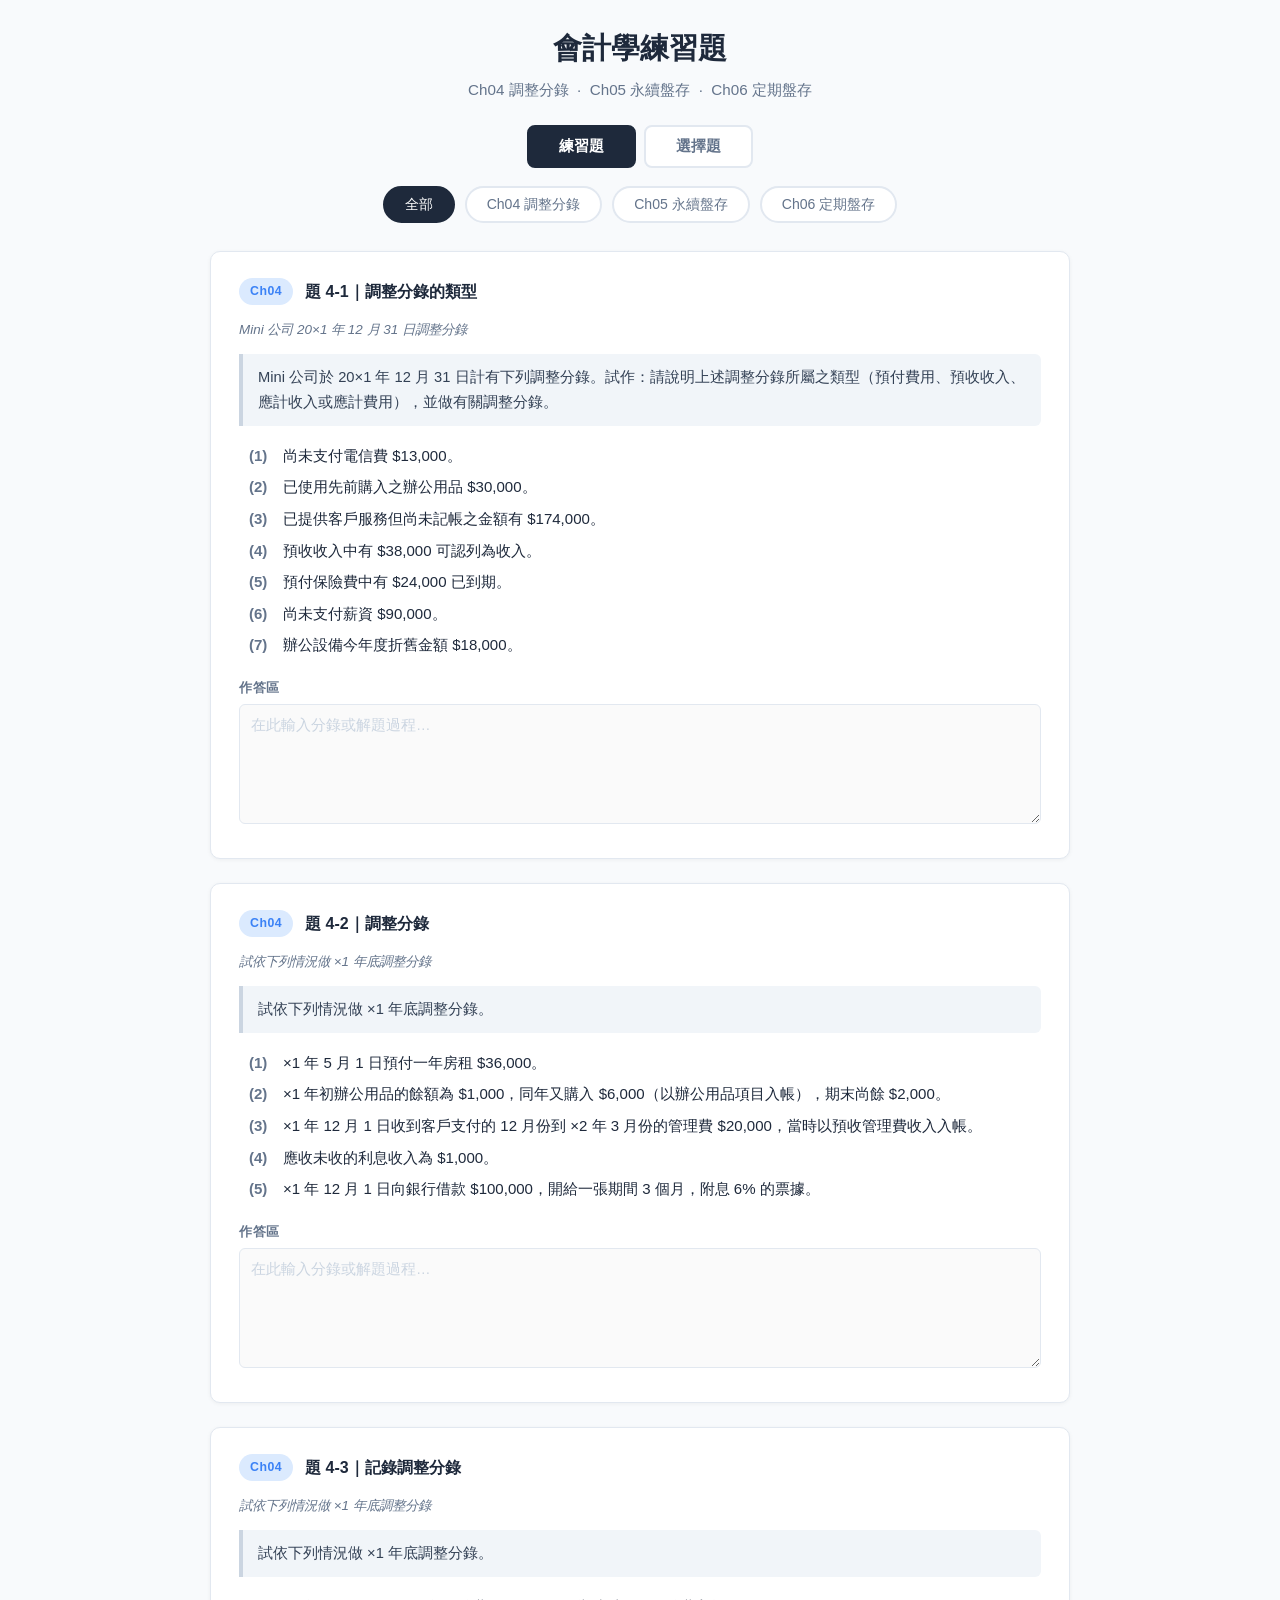
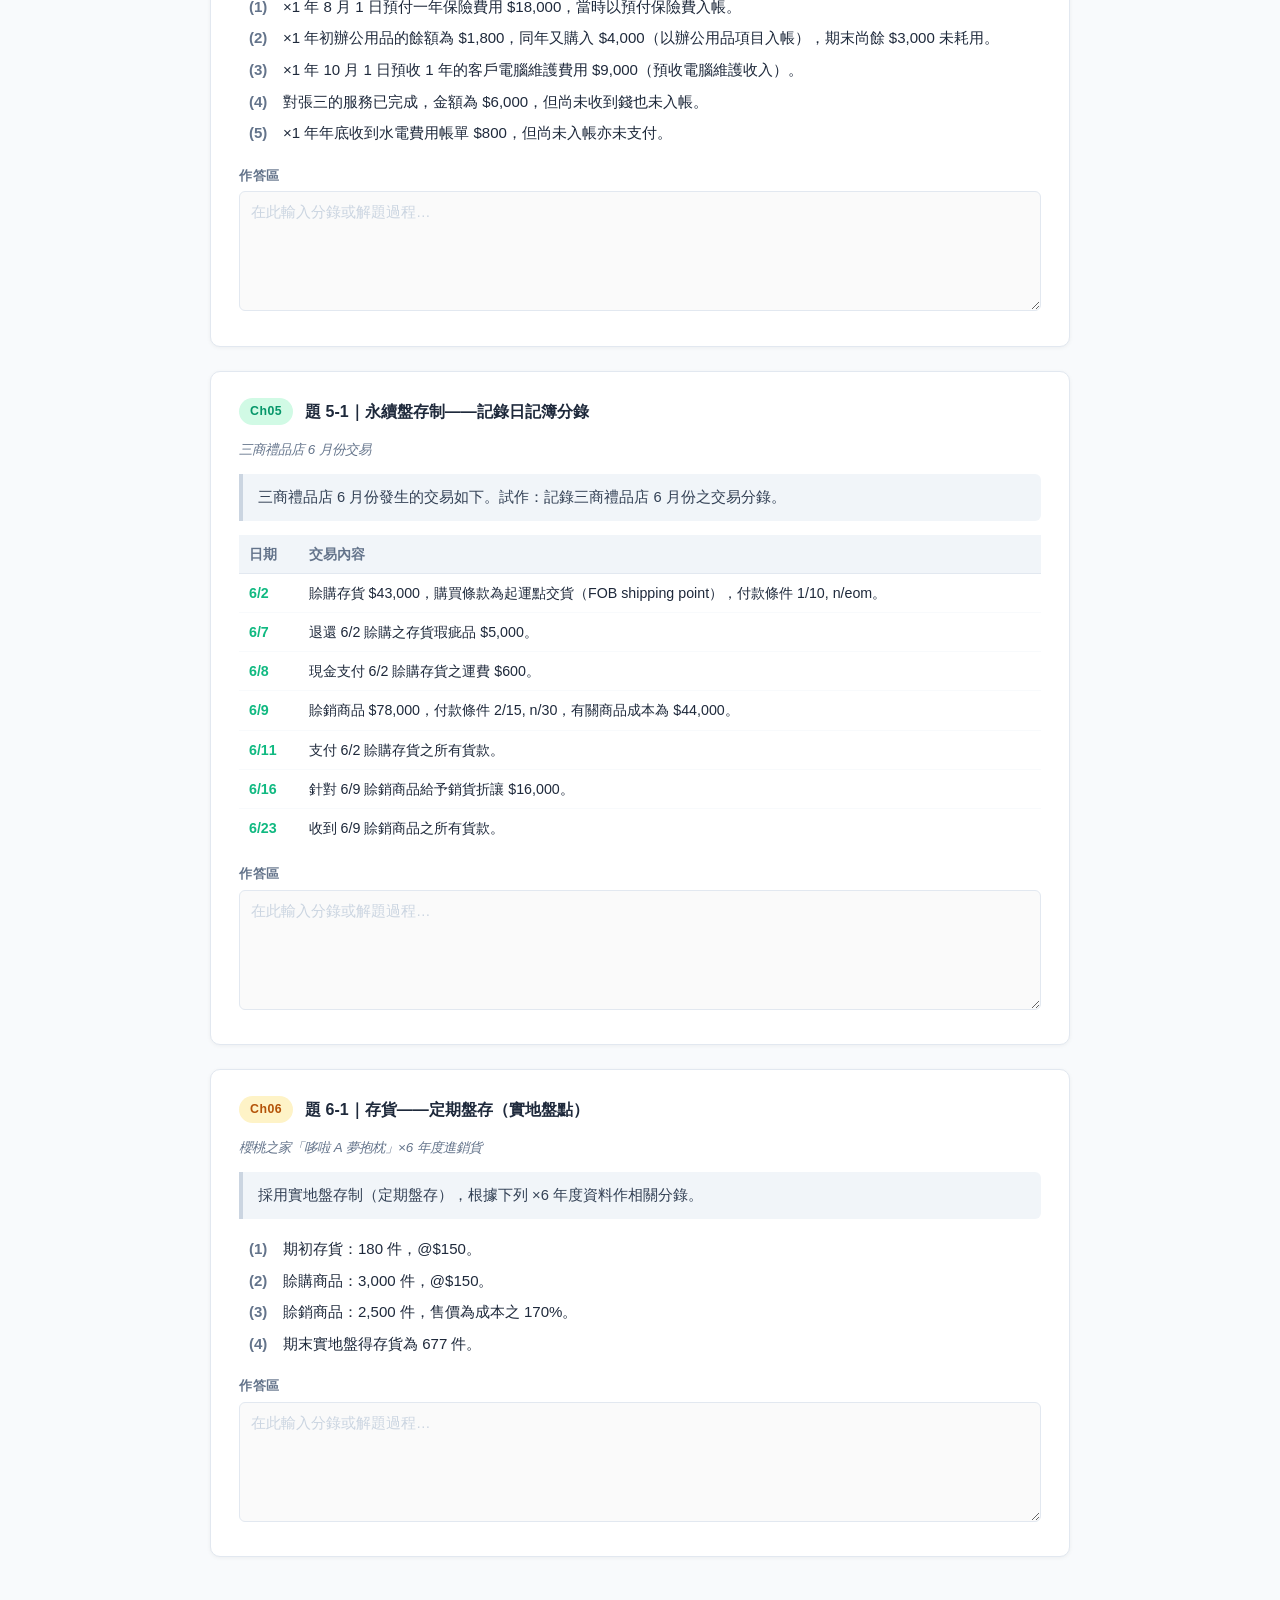
<file: openspec/changes/accounting-study-app/index.html>
<!DOCTYPE html>
<html lang="zh-TW">
<head>
<meta charset="UTF-8">
<meta name="viewport" content="width=device-width, initial-scale=1.0">
<title>會計學練習題</title>
<style>
  :root {
    --ch04: #3b82f6;
    --ch05: #10b981;
    --ch06: #f59e0b;
    --bg: #f8fafc;
    --card-bg: #ffffff;
    --text: #1e293b;
    --muted: #64748b;
    --border: #e2e8f0;
    --radius: 10px;
  }
  * { box-sizing: border-box; margin: 0; padding: 0; }
  body {
    font-family: 'Segoe UI', '微軟正黑體', sans-serif;
    background: var(--bg);
    color: var(--text);
    line-height: 1.7;
    padding: 24px 16px 60px;
  }
  header { text-align: center; margin-bottom: 22px; }
  header h1 { font-size: 1.8rem; font-weight: 700; }
  header p  { color: var(--muted); margin-top: 4px; font-size: 0.95rem; }

  /* Tabs */
  .tabs { display: flex; justify-content: center; gap: 8px; margin-bottom: 18px; }
  .tab-btn {
    padding: 9px 30px; border: 2px solid var(--border); border-radius: 8px;
    background: white; color: var(--muted); font-size: 0.95rem;
    cursor: pointer; font-weight: 600; transition: all .15s;
  }
  .tab-btn:hover { border-color: #94a3b8; color: var(--text); }
  .tab-btn.active { background: var(--text); border-color: var(--text); color: white; }

  /* Chapter filter */
  .filters { display: flex; gap: 10px; flex-wrap: wrap; justify-content: center; margin-bottom: 28px; }
  .filter-btn {
    padding: 7px 20px; border: 2px solid var(--border); border-radius: 999px;
    background: white; color: var(--muted); font-size: 0.88rem;
    cursor: pointer; font-weight: 500; transition: all .15s;
  }
  .filter-btn:hover { border-color: #94a3b8; color: var(--text); }
  .filter-btn.active[data-ch="all"]  { background: var(--text);  border-color: var(--text);  color: white; }
  .filter-btn.active[data-ch="Ch04"] { background: var(--ch04);  border-color: var(--ch04);  color: white; }
  .filter-btn.active[data-ch="Ch05"] { background: var(--ch05);  border-color: var(--ch05);  color: white; }
  .filter-btn.active[data-ch="Ch06"] { background: var(--ch06);  border-color: var(--ch06);  color: white; }

  /* Card common */
  .problems { max-width: 860px; margin: 0 auto; display: flex; flex-direction: column; gap: 24px; }
  .card {
    background: var(--card-bg); border: 1px solid var(--border);
    border-radius: var(--radius); padding: 26px 28px;
    box-shadow: 0 1px 4px rgba(0,0,0,.05);
  }
  .card.hidden { display: none; }
  .card-header { display: flex; align-items: center; gap: 12px; margin-bottom: 14px; }
  .chapter-tag {
    display: inline-block; padding: 3px 11px; border-radius: 999px;
    font-size: 0.77rem; font-weight: 700; letter-spacing: .04em; flex-shrink: 0;
  }
  .tag-ch04 { background: #dbeafe; color: var(--ch04); }
  .tag-ch05 { background: #d1fae5; color: #059669; }
  .tag-ch06 { background: #fef3c7; color: #b45309; }
  .card-title { font-size: 1rem; font-weight: 700; }
  .card-subtitle { font-size: 0.84rem; color: var(--muted); margin-bottom: 12px; font-style: italic; }

  /* Practice problem */
  .problem-desc {
    background: #f1f5f9; border-left: 4px solid #cbd5e1;
    border-radius: 0 6px 6px 0; padding: 11px 15px;
    font-size: 0.92rem; color: #334155; margin-bottom: 14px;
  }
  .problem-body { font-size: 0.94rem; margin-bottom: 16px; }
  .sub-items { list-style: none; padding-left: 10px; margin-top: 5px; }
  .sub-items li { padding: 3px 0; display: flex; gap: 8px; }
  .sub-items li .num { flex-shrink: 0; font-weight: 600; color: var(--muted); min-width: 26px; }
  .transaction-table { width: 100%; border-collapse: collapse; font-size: 0.89rem; margin-bottom: 6px; }
  .transaction-table th { background: #f1f5f9; padding: 7px 10px; text-align: left; font-weight: 600; color: var(--muted); border-bottom: 1px solid var(--border); }
  .transaction-table td { padding: 7px 10px; border-bottom: 1px solid #f8fafc; vertical-align: top; }
  .transaction-table tr:last-child td { border-bottom: none; }
  .date-cell { white-space: nowrap; font-weight: 600; color: var(--ch05); }
  .ask-label { font-size: 0.8rem; font-weight: 700; color: var(--muted); margin-bottom: 5px; text-transform: uppercase; letter-spacing: .05em; }
  .answer-area {
    width: 100%; min-height: 120px; border: 1.5px solid var(--border);
    border-radius: 6px; padding: 11px; font-family: inherit; font-size: 0.91rem;
    color: var(--text); resize: vertical; background: #fafafa; transition: border-color .15s;
  }
  .answer-area:focus { outline: none; border-color: #94a3b8; background: white; }
  .answer-area::placeholder { color: #cbd5e1; }

  /* MC */
  .mc-question { font-size: 0.96rem; margin-bottom: 14px; line-height: 1.65; }
  .mc-options { list-style: none; display: flex; flex-direction: column; gap: 7px; margin-bottom: 16px; }
  .mc-options li {
    display: flex; align-items: flex-start; gap: 10px;
    padding: 9px 13px; border: 1.5px solid var(--border);
    border-radius: 7px; font-size: 0.92rem; transition: border-color .12s, background .12s;
  }
  .mc-options li:hover { border-color: #94a3b8; background: #f8fafc; }
  .mc-opt-label { flex-shrink: 0; font-weight: 700; width: 20px; color: var(--muted); }
  .mc-data-table { width: 100%; border-collapse: collapse; font-size: 0.9rem; margin-bottom: 14px; border: 1px solid var(--border); border-radius: 6px; overflow: hidden; }
  .mc-data-table th { background: #f1f5f9; padding: 8px 14px; text-align: left; font-weight: 600; color: var(--muted); font-size: 0.85rem; }
  .mc-data-table td { padding: 8px 14px; border-top: 1px solid var(--border); }
  .mc-data-table td:last-child { text-align: right; font-weight: 600; }
  .mc-data-table .is-q { color: #ef4444; font-weight: 700; }
  .my-answer-row { display: flex; align-items: center; gap: 10px; }
  .my-answer-label { font-size: 0.8rem; font-weight: 700; color: var(--muted); text-transform: uppercase; letter-spacing: .04em; white-space: nowrap; }
  .my-answer-input {
    width: 58px; padding: 5px 10px; border: 1.5px solid var(--border);
    border-radius: 6px; font-size: 1rem; font-weight: 700; text-align: center;
    color: var(--ch04); font-family: inherit; text-transform: uppercase; transition: border-color .15s;
  }
  .my-answer-input:focus { outline: none; border-color: var(--ch04); }
</style>
</head>
<body>

<header>
  <h1>會計學練習題</h1>
  <p>Ch04 調整分錄 &nbsp;·&nbsp; Ch05 永續盤存 &nbsp;·&nbsp; Ch06 定期盤存</p>
</header>

<div class="tabs">
  <button class="tab-btn active" data-tab="practice">練習題</button>
  <button class="tab-btn" data-tab="mc">選擇題</button>
</div>

<div class="filters">
  <button class="filter-btn active" data-ch="all">全部</button>
  <button class="filter-btn" data-ch="Ch04">Ch04 調整分錄</button>
  <button class="filter-btn" data-ch="Ch05">Ch05 永續盤存</button>
  <button class="filter-btn" data-ch="Ch06">Ch06 定期盤存</button>
</div>

<div class="problems" id="practice-section"></div>
<div class="problems" id="mc-section" style="display:none"></div>

<script>
/* ─── Practice Problems ─── */
const PROBLEMS = [
  {
    chapter:"Ch04", no:"4-1", title:"調整分錄的類型",
    subtitle:"Mini 公司 20×1 年 12 月 31 日調整分錄",
    desc:"Mini 公司於 20×1 年 12 月 31 日計有下列調整分錄。試作：請說明上述調整分錄所屬之類型（預付費用、預收收入、應計收入或應計費用），並做有關調整分錄。",
    bodyType:"list",
    items:[
      "尚未支付電信費 $13,000。",
      "已使用先前購入之辦公用品 $30,000。",
      "已提供客戶服務但尚未記帳之金額有 $174,000。",
      "預收收入中有 $38,000 可認列為收入。",
      "預付保險費中有 $24,000 已到期。",
      "尚未支付薪資 $90,000。",
      "辦公設備今年度折舊金額 $18,000。"
    ]
  },
  {
    chapter:"Ch04", no:"4-2", title:"調整分錄",
    subtitle:"試依下列情況做 ×1 年底調整分錄",
    desc:"試依下列情況做 ×1 年底調整分錄。",
    bodyType:"list",
    items:[
      "×1 年 5 月 1 日預付一年房租 $36,000。",
      "×1 年初辦公用品的餘額為 $1,000，同年又購入 $6,000（以辦公用品項目入帳），期末尚餘 $2,000。",
      "×1 年 12 月 1 日收到客戶支付的 12 月份到 ×2 年 3 月份的管理費 $20,000，當時以預收管理費收入入帳。",
      "應收未收的利息收入為 $1,000。",
      "×1 年 12 月 1 日向銀行借款 $100,000，開給一張期間 3 個月，附息 6% 的票據。"
    ]
  },
  {
    chapter:"Ch04", no:"4-3", title:"記錄調整分錄",
    subtitle:"試依下列情況做 ×1 年底調整分錄",
    desc:"試依下列情況做 ×1 年底調整分錄。",
    bodyType:"list",
    items:[
      "×1 年 8 月 1 日預付一年保險費用 $18,000，當時以預付保險費入帳。",
      "×1 年初辦公用品的餘額為 $1,800，同年又購入 $4,000（以辦公用品項目入帳），期末尚餘 $3,000 未耗用。",
      "×1 年 10 月 1 日預收 1 年的客戶電腦維護費用 $9,000（預收電腦維護收入）。",
      "對張三的服務已完成，金額為 $6,000，但尚未收到錢也未入帳。",
      "×1 年年底收到水電費用帳單 $800，但尚未入帳亦未支付。"
    ]
  },
  {
    chapter:"Ch05", no:"5-1", title:"永續盤存制——記錄日記簿分錄",
    subtitle:"三商禮品店 6 月份交易",
    desc:"三商禮品店 6 月份發生的交易如下。試作：記錄三商禮品店 6 月份之交易分錄。",
    bodyType:"transactions",
    transactions:[
      { date:"6/2",  content:"賒購存貨 $43,000，購買條款為起運點交貨（FOB shipping point），付款條件 1/10, n/eom。" },
      { date:"6/7",  content:"退還 6/2 賒購之存貨瑕疵品 $5,000。" },
      { date:"6/8",  content:"現金支付 6/2 賒購存貨之運費 $600。" },
      { date:"6/9",  content:"賒銷商品 $78,000，付款條件 2/15, n/30，有關商品成本為 $44,000。" },
      { date:"6/11", content:"支付 6/2 賒購存貨之所有貨款。" },
      { date:"6/16", content:"針對 6/9 賒銷商品給予銷貨折讓 $16,000。" },
      { date:"6/23", content:"收到 6/9 賒銷商品之所有貨款。" }
    ]
  },
  {
    chapter:"Ch06", no:"6-1", title:"存貨——定期盤存（實地盤點）",
    subtitle:"櫻桃之家「哆啦 A 夢抱枕」×6 年度進銷貨",
    desc:"採用實地盤存制（定期盤存），根據下列 ×6 年度資料作相關分錄。",
    bodyType:"list",
    items:[
      "期初存貨：180 件，@$150。",
      "賒購商品：3,000 件，@$150。",
      "賒銷商品：2,500 件，售價為成本之 170%。",
      "期末實地盤得存貨為 677 件。"
    ]
  }
];

/* ─── MC Problems ─── */
const MC = [
  /* ── Ch04 選1–11 ── */
  {
    chapter:"Ch04", no:"選1",
    q:"下列有關調整分錄的敘述，何者為真？",
    opts:["編製財務報表前，必須先編製調整分錄","編製調整分錄的目的為了更正（記帳）錯誤","編製調整後試算表包含資產、負債與權益三大類的會計項目","編製調整分錄與平日記錄交易的分錄格式不同"]
  },
  {
    chapter:"Ch04", no:"選2",
    q:"「無論現金已否收付，只要交易已存在，而有義務或權利發生，就必須記錄」，描述的是哪一種會計基礎？",
    opts:["現金基礎","應計基礎","混合基礎","修正現金基礎"]
  },
  {
    chapter:"Ch04", no:"選3",
    q:"下列何者為滿足收入認列的要件？",
    opts:["交易的金額無法合理衡量","收到現金且金額明確，但來自銀行貸款","金額明確，雖未立即收現但有可能於以後收到，且滿足履約義務","以上皆是"]
  },
  {
    chapter:"Ch04", no:"選4",
    q:"保時捷公司於 7 月 31 日為客戶車輛完成維修服務並於當天取車，客戶於 8 月 1 日簽發支票與公司，公司於 8 月 5 日收到此支票，8 月 6 日支票兌現，請問公司應何時認列服務收入？",
    opts:["7 月 31 日","8 月 1 日","8 月 5 日","8 月 6 日"]
  },
  {
    chapter:"Ch04", no:"選5",
    q:"一個調整分錄對於會計項目有何影響？",
    opts:["會影響兩個資產負債表項目","會影響兩個綜合損益表項目","會影響一個資產負債表項目，與一個綜合損益表項目","其格式與平日記錄交易的分錄格式不同"]
  },
  {
    chapter:"Ch04", no:"選6",
    q:"預收收益中，已實現之部分屬於什麼性質的會計項目？",
    opts:["費用性質","收益性質","資產性質","負債性質"]
  },
  {
    chapter:"Ch04", no:"選7",
    q:"工作底稿中調整前試算表欄的資訊可由何處取得？",
    opts:["財務報表","總分類帳","綜合損益表","調整日記帳"]
  },
  {
    chapter:"Ch04", no:"選8",
    q:"結帳後費類帳戶的餘額為何？",
    opts:["貸方餘額","借方餘額","借方或貸方均可","沒有餘額"]
  },
  {
    chapter:"Ch04", no:"選9",
    q:"借記服務收入、貸記本期損益應屬於何種分錄？",
    opts:["開帳分錄","混合分錄","調整分錄","結帳分錄"]
  },
  {
    chapter:"Ch04", no:"選10",
    q:"期末調整前預收收入為 $45,000，預付費用為 $8,000，經調整後，預收收入為 $30,000，預付費用為 $3,000，此兩個調整事項，對淨利的影響如何？",
    opts:["淨利減少 $10,000","淨利增加 $10,000","淨利減少 $20,000","淨利增加 $20,000"]
  },
  {
    chapter:"Ch04", no:"選11",
    q:"華航依正常慣例出售一張機票給客戶，這個組合包括多少項履約義務？",
    opts:[
      "一項（因所有提供之運送、機上電影及餐飲均不可區分，視為一整體）",
      "二項（因運送與機上電影節目均不可區分）",
      "三項（因運送、機上餐飲及機上電影節目均可區分）",
      "以上皆非"
    ]
  },
  /* ── Ch05 選1,3,4,7,8,11,14 ── */
  {
    chapter:"Ch05", no:"選1",
    q:"在永續盤存制下，銷貨成本決定的基礎為下列何者？",
    opts:["每日之基礎","每月之基礎","每年之基礎","每一筆銷貨時"]
  },
  {
    chapter:"Ch05", no:"選3",
    q:"銷貨退回與折讓帳戶，其性質屬於：",
    opts:["資產帳戶","收益對銷帳戶（抵銷科目）","費用帳戶","負債帳戶"]
  },
  {
    chapter:"Ch05", no:"選4",
    q:"銷貨退回與折讓帳戶的正常餘額在：",
    opts:["借方","貸方","借方或貸方均可","無正常餘額"]
  },
  {
    chapter:"Ch05", no:"選7",
    q:"中興百貨公司（買方）向太陽公司（賣方）訂購貨品，並簽訂起運點交貨（FOB shipping point）條款，此遭退回之貨物在被送回時，運費應由哪一方負擔？",
    opts:["買方","賣方","買方或賣方均可","沒有固定規定"]
  },
  {
    chapter:"Ch05", no:"選8",
    q:"路特單公司以發票購入 $600,000 之貨物，付款條件為 1/10, n/30，假定超過 10 天後方付現金，則此交易應支付金額為多少？",
    opts:["$594,000","$600,000","$606,000","$6,000"]
  },
  {
    chapter:"Ch05", no:"選11",
    q:"下列為甲公司的財務報表資訊，以上的缺失值（？）為：",
    table:[
      { label:"銷貨收入",       value:"？",        isQ:true },
      { label:"銷貨退貨與折讓", value:"$20,000" },
      { label:"銷貨淨額",       value:"$750,000" },
      { label:"銷貨成本",       value:"$470,000" },
      { label:"銷貨毛利",       value:"？",        isQ:true }
    ],
    opts:[
      "銷貨收入 $770,000，銷貨毛利 $330,000",
      "銷貨收入 $760,000，銷貨毛利 $300,000",
      "銷貨收入 $770,000，銷貨毛利 $280,000",
      "銷貨收入 $730,000，銷貨毛利 $280,000"
    ]
  },
  {
    chapter:"Ch05", no:"選14",
    q:"以下為丙公司財務報表資訊，丙公司的銷貨毛利為何？",
    table:[
      { label:"銷貨收入",       value:"$840,000" },
      { label:"銷貨退回與折讓", value:"$56,000"  },
      { label:"銷貨折扣",       value:"$37,000"  },
      { label:"銷貨成本",       value:"$430,000" }
    ],
    opts:["$410,000","$317,000","$354,000","$747,000"]
  },
  /* ── Ch06 選1,9 ── */
  {
    chapter:"Ch06", no:"選1",
    q:"小丸子文具店的期初存貨為 $50,000，期末存貨為 $45,000，銷貨成本為 $66,000，試問：其進貨為若干？",
    opts:["$64,000","$68,000","$61,000","$63,000"]
  },
  {
    chapter:"Ch06", no:"選9",
    q:"小丸子公司 ×6 年度之進貨 $800,000，進貨退回 $20,000，進貨折讓 $5,000，進貨運費 $30,000，銷貨退回 $20,000，銷貨折讓 $8,000，試問：可供銷售商品成本為何？",
    opts:["$805,000","$777,000","$815,000","$787,000"]
  }
];

const tagClass = { Ch04:"tag-ch04", Ch05:"tag-ch05", Ch06:"tag-ch06" };
const LABELS = ["A","B","C","D"];

/* ─── Renderers ─── */
function renderSubItems(items) {
  return `<ul class="sub-items">${items.map((it,i)=>
    `<li><span class="num">(${i+1})</span><span>${it}</span></li>`
  ).join("")}</ul>`;
}
function renderTransactions(tx) {
  return `<table class="transaction-table">
    <thead><tr><th>日期</th><th>交易內容</th></tr></thead>
    <tbody>${tx.map(t=>`<tr><td class="date-cell">${t.date}</td><td>${t.content}</td></tr>`).join("")}</tbody>
  </table>`;
}
function renderMCTable(rows) {
  return `<table class="mc-data-table">
    <thead><tr><th>項目</th><th>金額</th></tr></thead>
    <tbody>${rows.map(r=>
      `<tr><td>${r.label}</td><td class="${r.isQ?'is-q':''}">${r.value}</td></tr>`
    ).join("")}</tbody>
  </table>`;
}
function renderOptions(opts) {
  return `<ul class="mc-options">${opts.map((o,i)=>
    `<li><span class="mc-opt-label">${LABELS[i]}</span><span>${o}</span></li>`
  ).join("")}</ul>`;
}

/* ─── Render practice ─── */
function renderPractice() {
  document.getElementById("practice-section").innerHTML = PROBLEMS.map(p => {
    let body = p.bodyType==="list" ? renderSubItems(p.items) : renderTransactions(p.transactions);
    return `<div class="card" data-chapter="${p.chapter}">
      <div class="card-header">
        <span class="chapter-tag ${tagClass[p.chapter]}">${p.chapter}</span>
        <span class="card-title">題 ${p.no}｜${p.title}</span>
      </div>
      <div class="card-subtitle">${p.subtitle}</div>
      <div class="problem-desc">${p.desc}</div>
      <div class="problem-body">${body}</div>
      <div class="ask-label">作答區</div>
      <textarea class="answer-area" placeholder="在此輸入分錄或解題過程…"></textarea>
    </div>`;
  }).join("");
}

/* ─── Render MC ─── */
function renderMC() {
  document.getElementById("mc-section").innerHTML = MC.map(p => {
    const tableHtml = p.table ? renderMCTable(p.table) : "";
    return `<div class="card" data-chapter="${p.chapter}">
      <div class="card-header">
        <span class="chapter-tag ${tagClass[p.chapter]}">${p.chapter}</span>
        <span class="card-title">${p.no}</span>
      </div>
      <div class="mc-question">${p.q}</div>
      ${tableHtml}
      ${renderOptions(p.opts)}
      <div class="my-answer-row">
        <span class="my-answer-label">我的答案</span>
        <input class="my-answer-input" maxlength="1" placeholder="A">
      </div>
    </div>`;
  }).join("");
}

/* ─── Tab & filter logic ─── */
let currentTab = "practice";
let currentCh  = "all";

function applyFilter() {
  const id = currentTab === "practice" ? "practice-section" : "mc-section";
  document.querySelectorAll(`#${id} .card`).forEach(card => {
    card.classList.toggle("hidden", currentCh !== "all" && card.dataset.chapter !== currentCh);
  });
}

document.querySelectorAll(".tab-btn").forEach(btn => btn.addEventListener("click", () => {
  document.querySelectorAll(".tab-btn").forEach(b => b.classList.remove("active"));
  btn.classList.add("active");
  currentTab = btn.dataset.tab;
  document.getElementById("practice-section").style.display = currentTab === "practice" ? "" : "none";
  document.getElementById("mc-section").style.display       = currentTab === "mc"       ? "" : "none";
  applyFilter();
}));

document.querySelectorAll(".filter-btn").forEach(btn => btn.addEventListener("click", () => {
  document.querySelectorAll(".filter-btn").forEach(b => b.classList.remove("active"));
  btn.classList.add("active");
  currentCh = btn.dataset.ch;
  applyFilter();
}));

renderPractice();
renderMC();
</script>
</body>
</html>
</file>
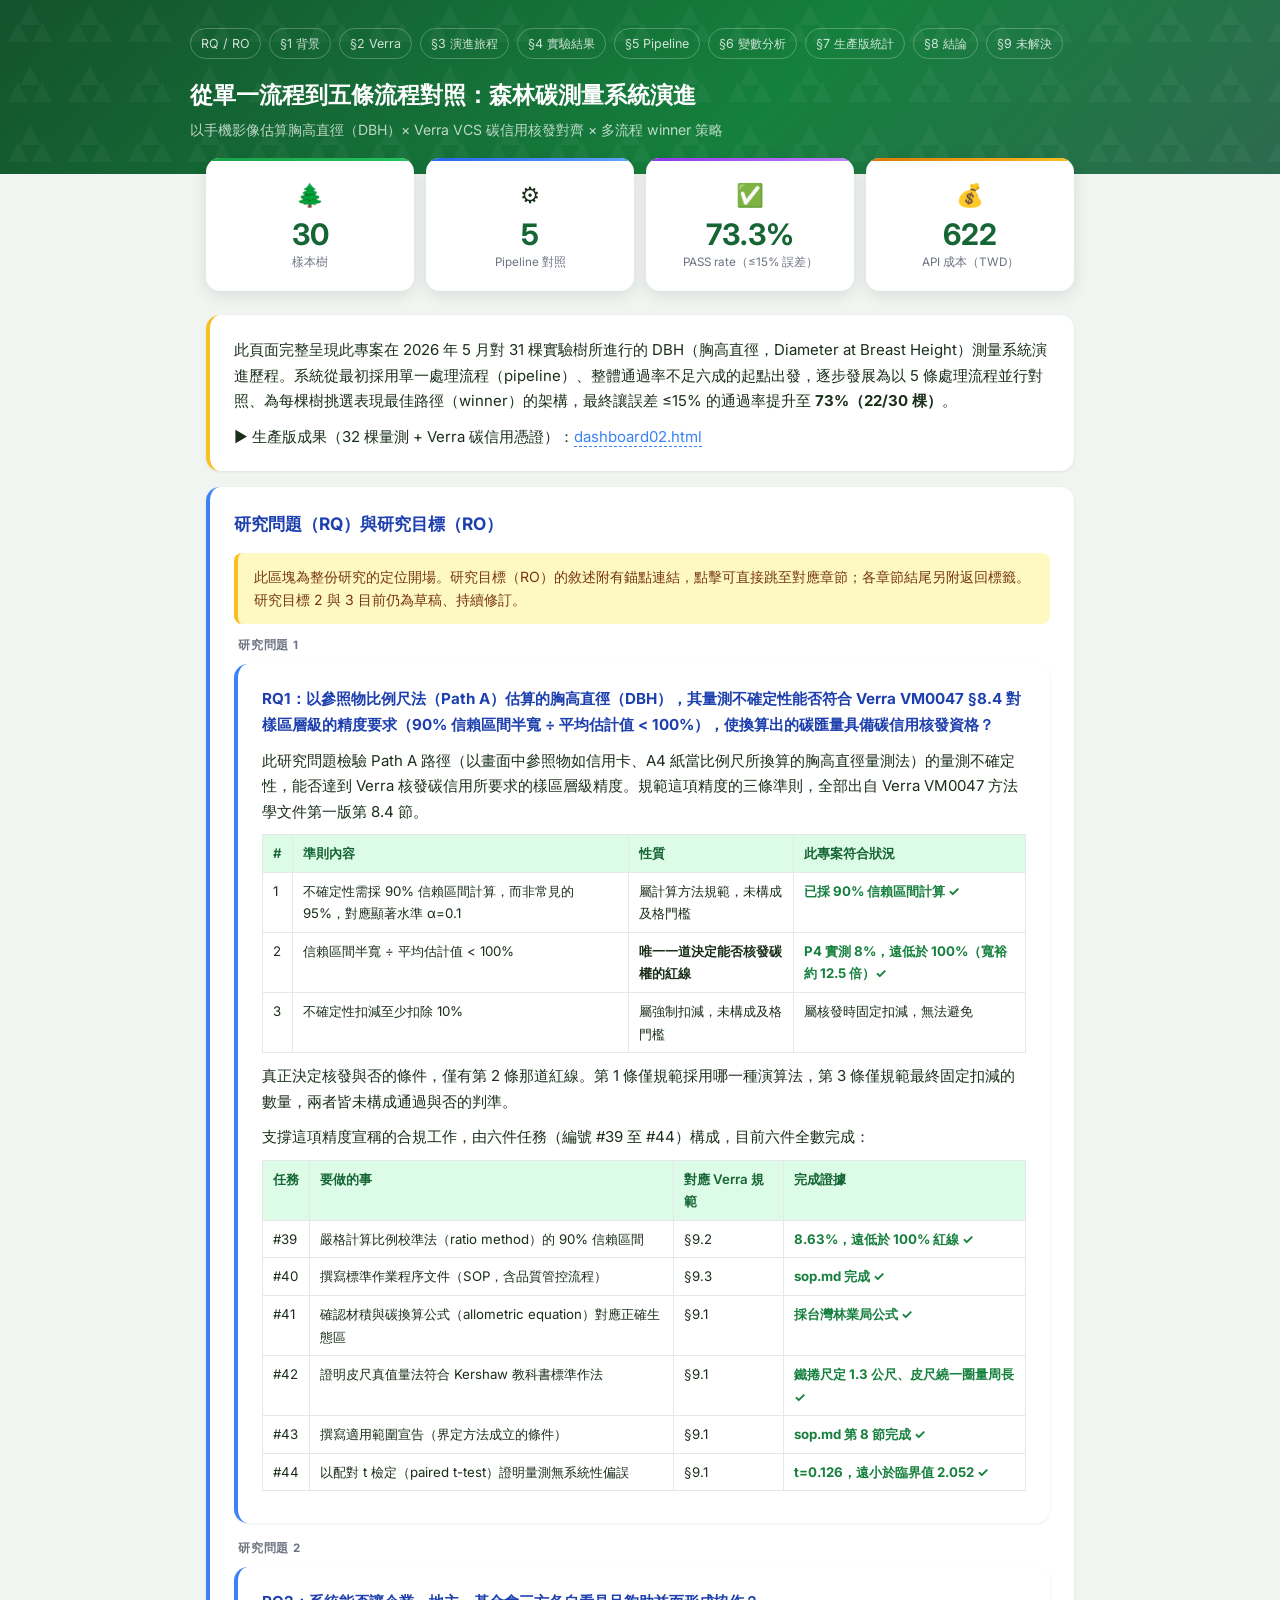
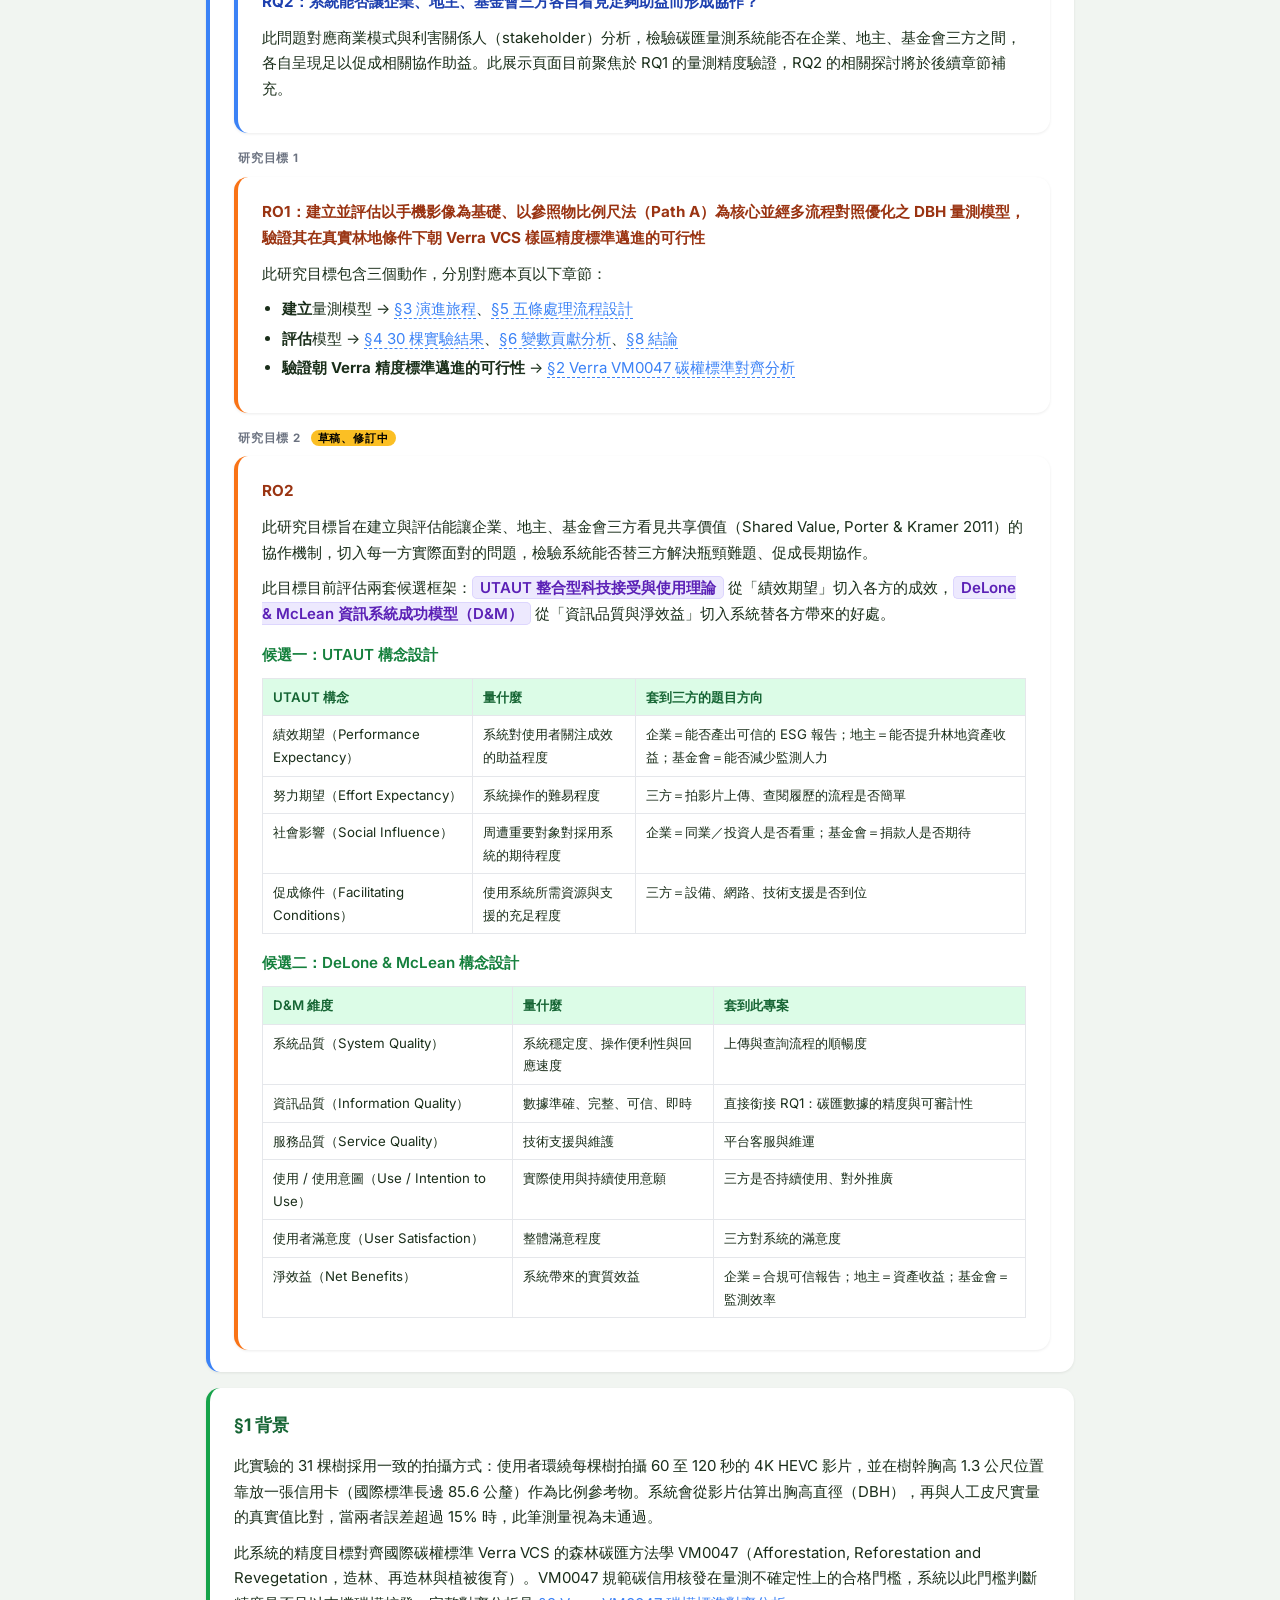
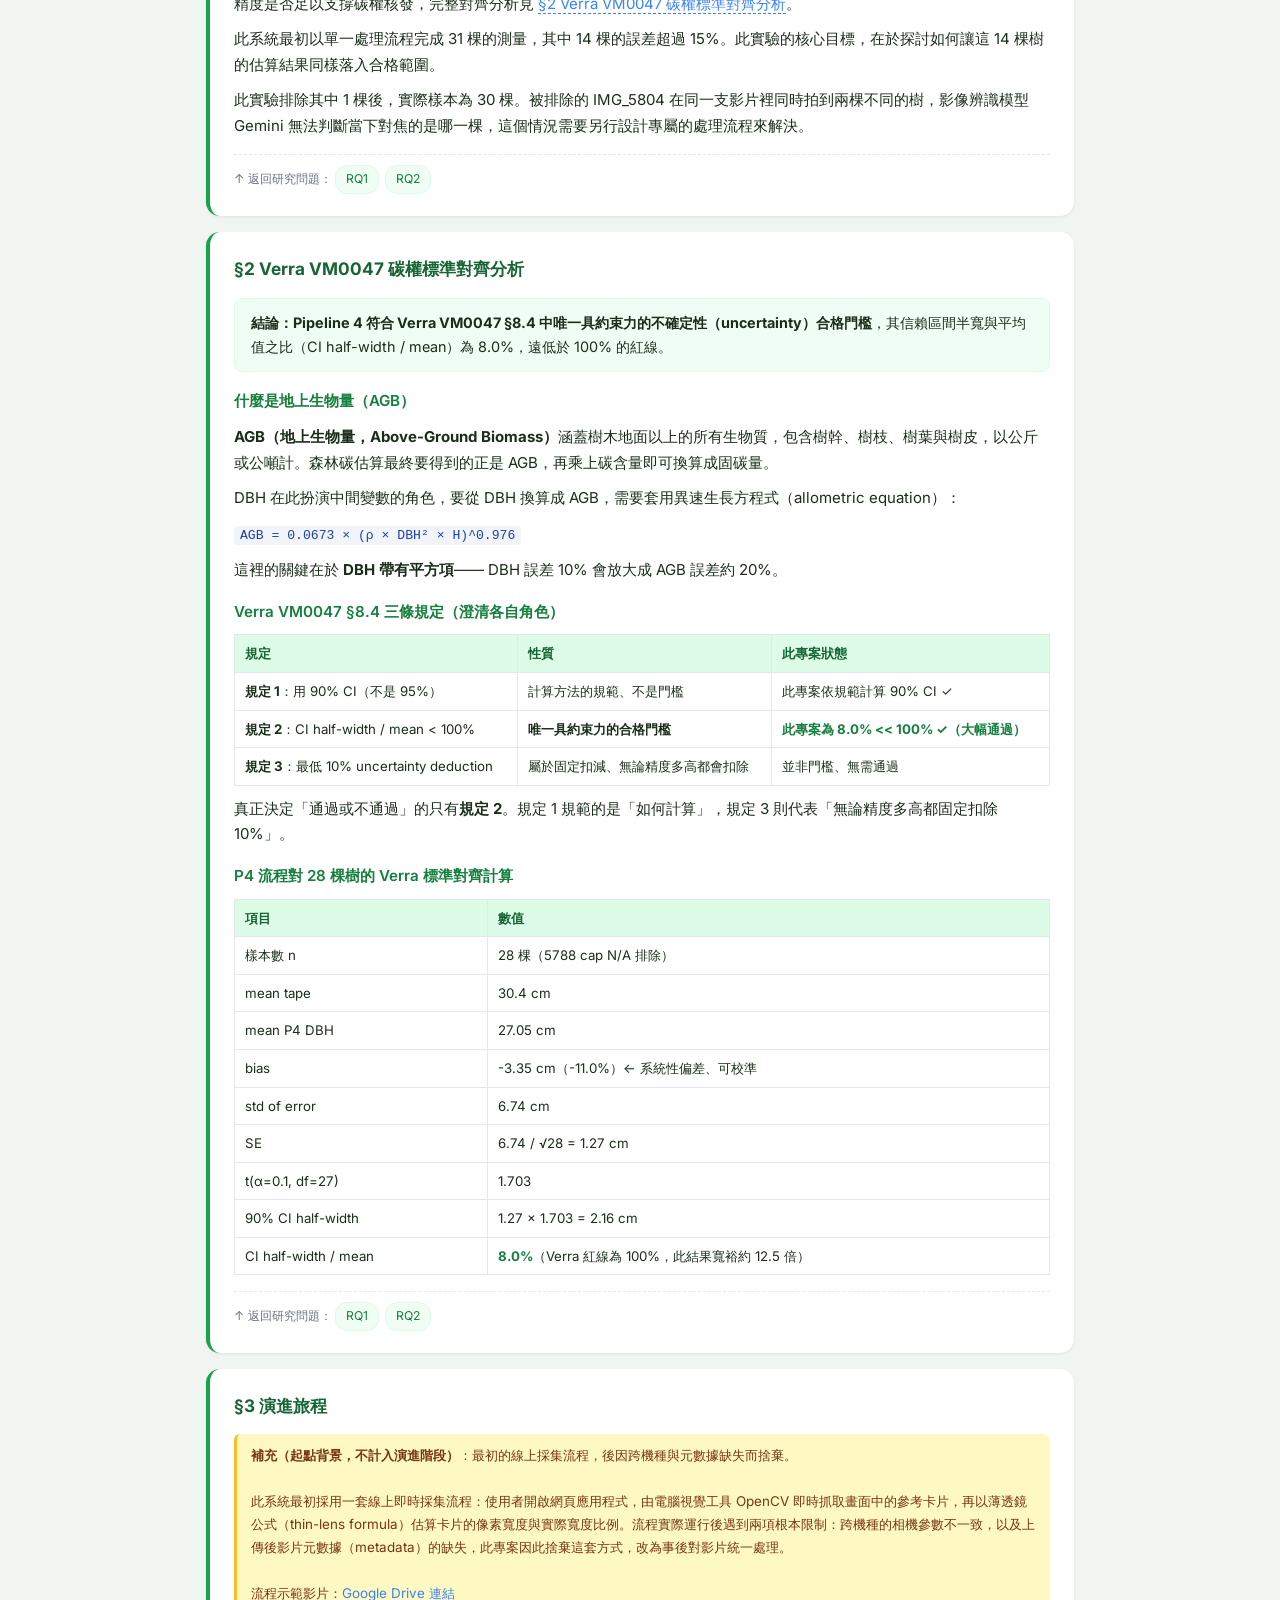
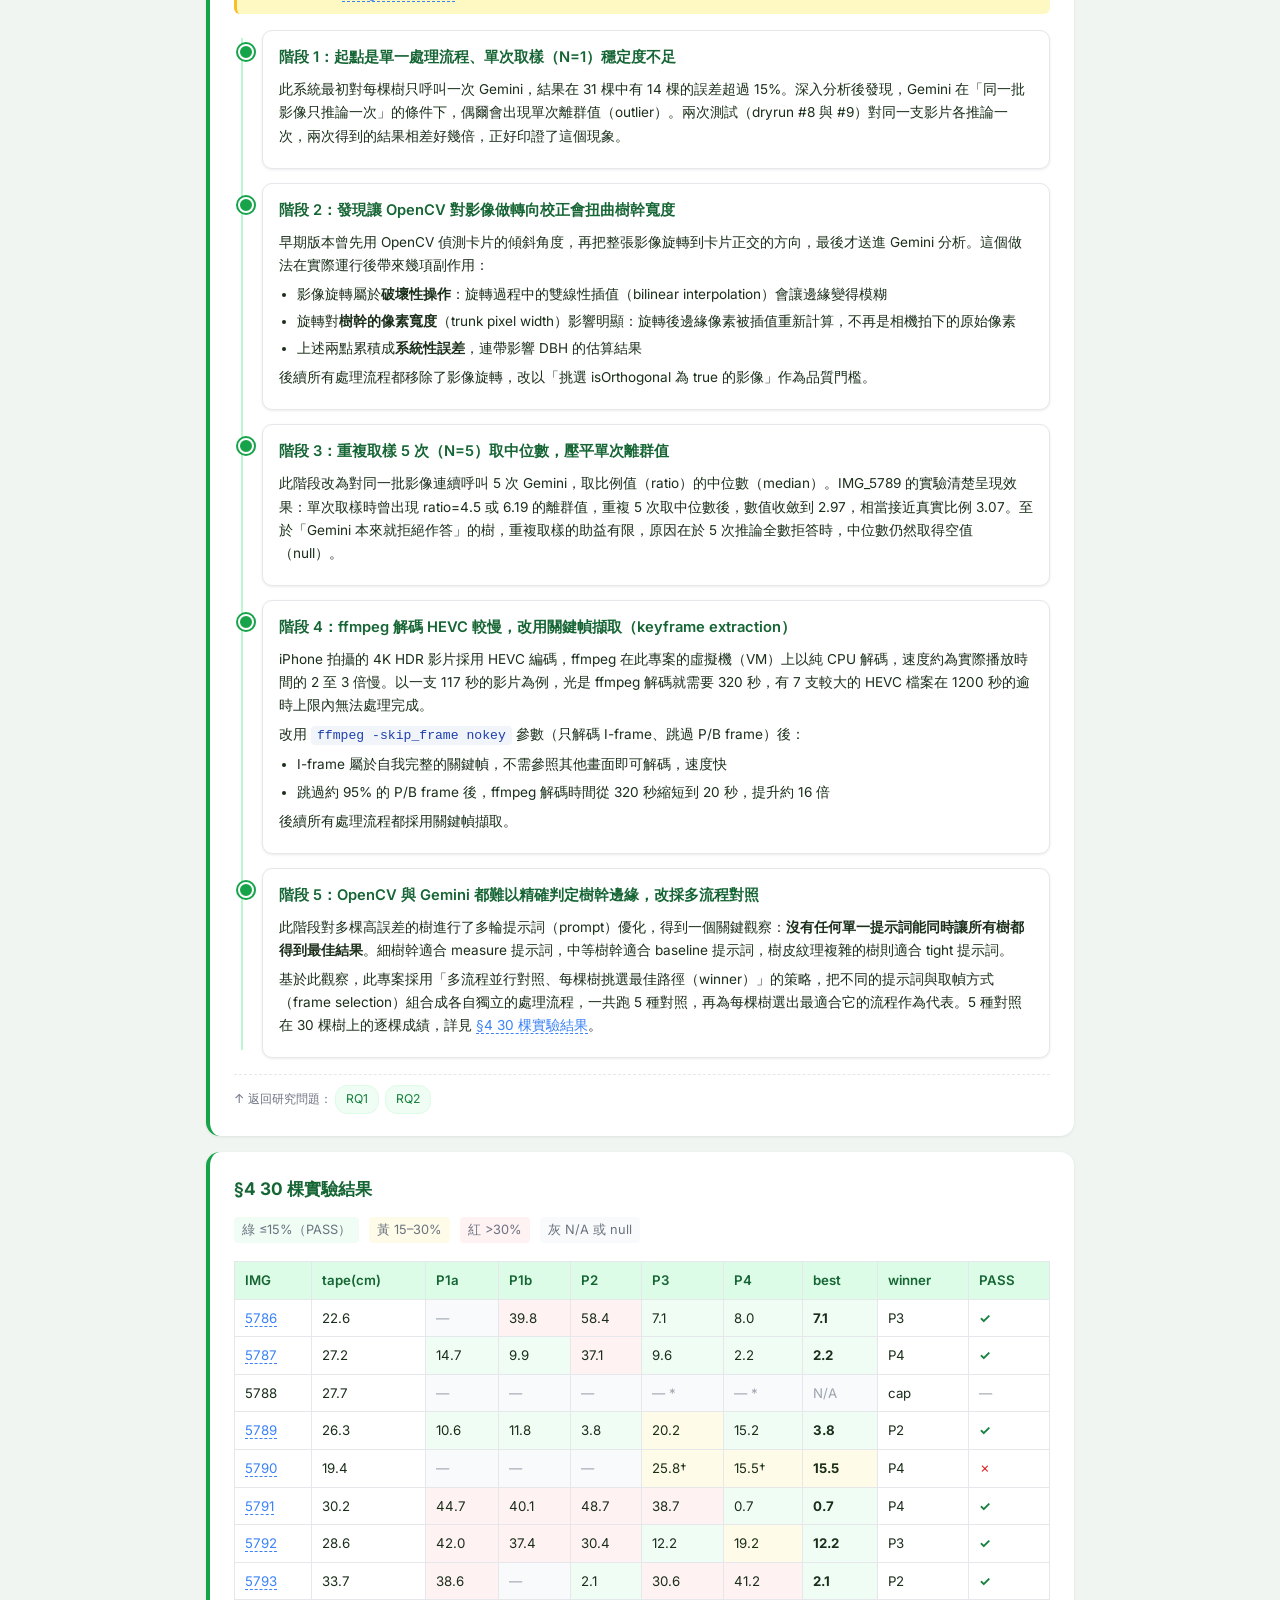
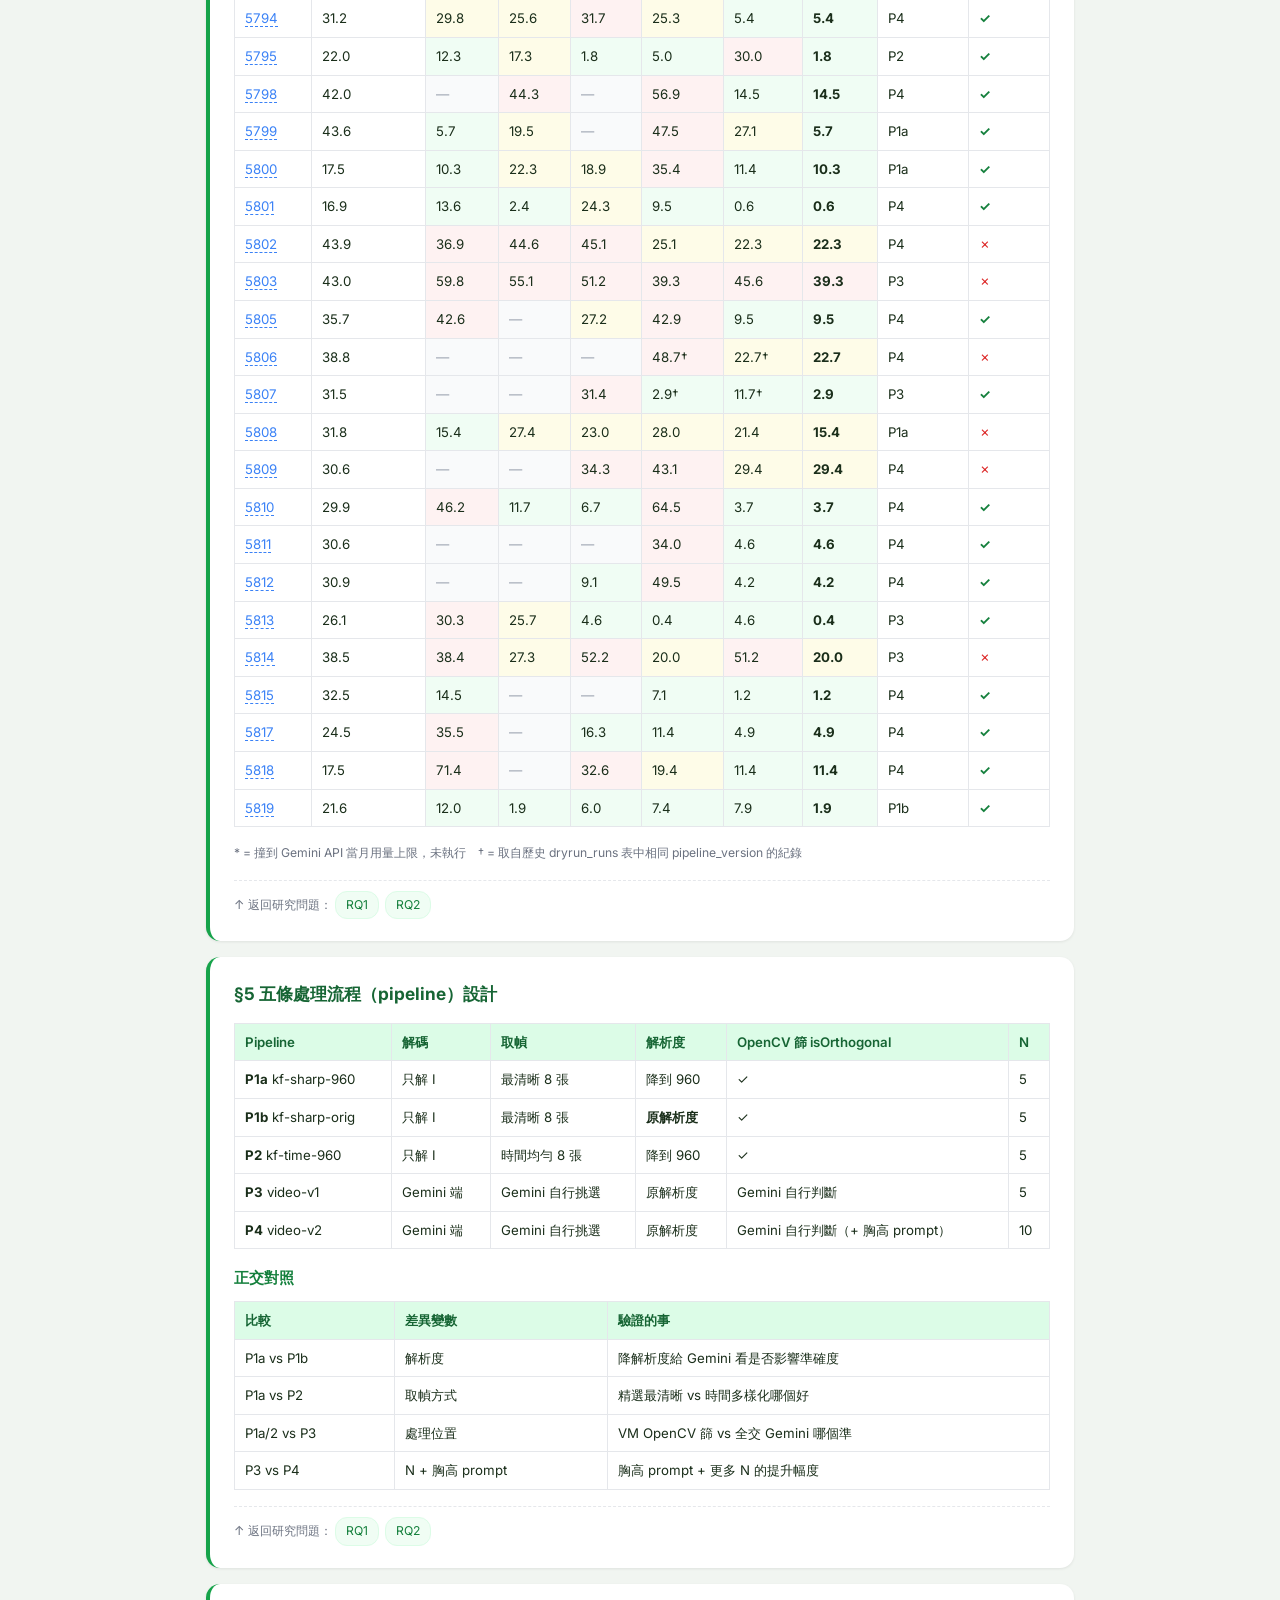
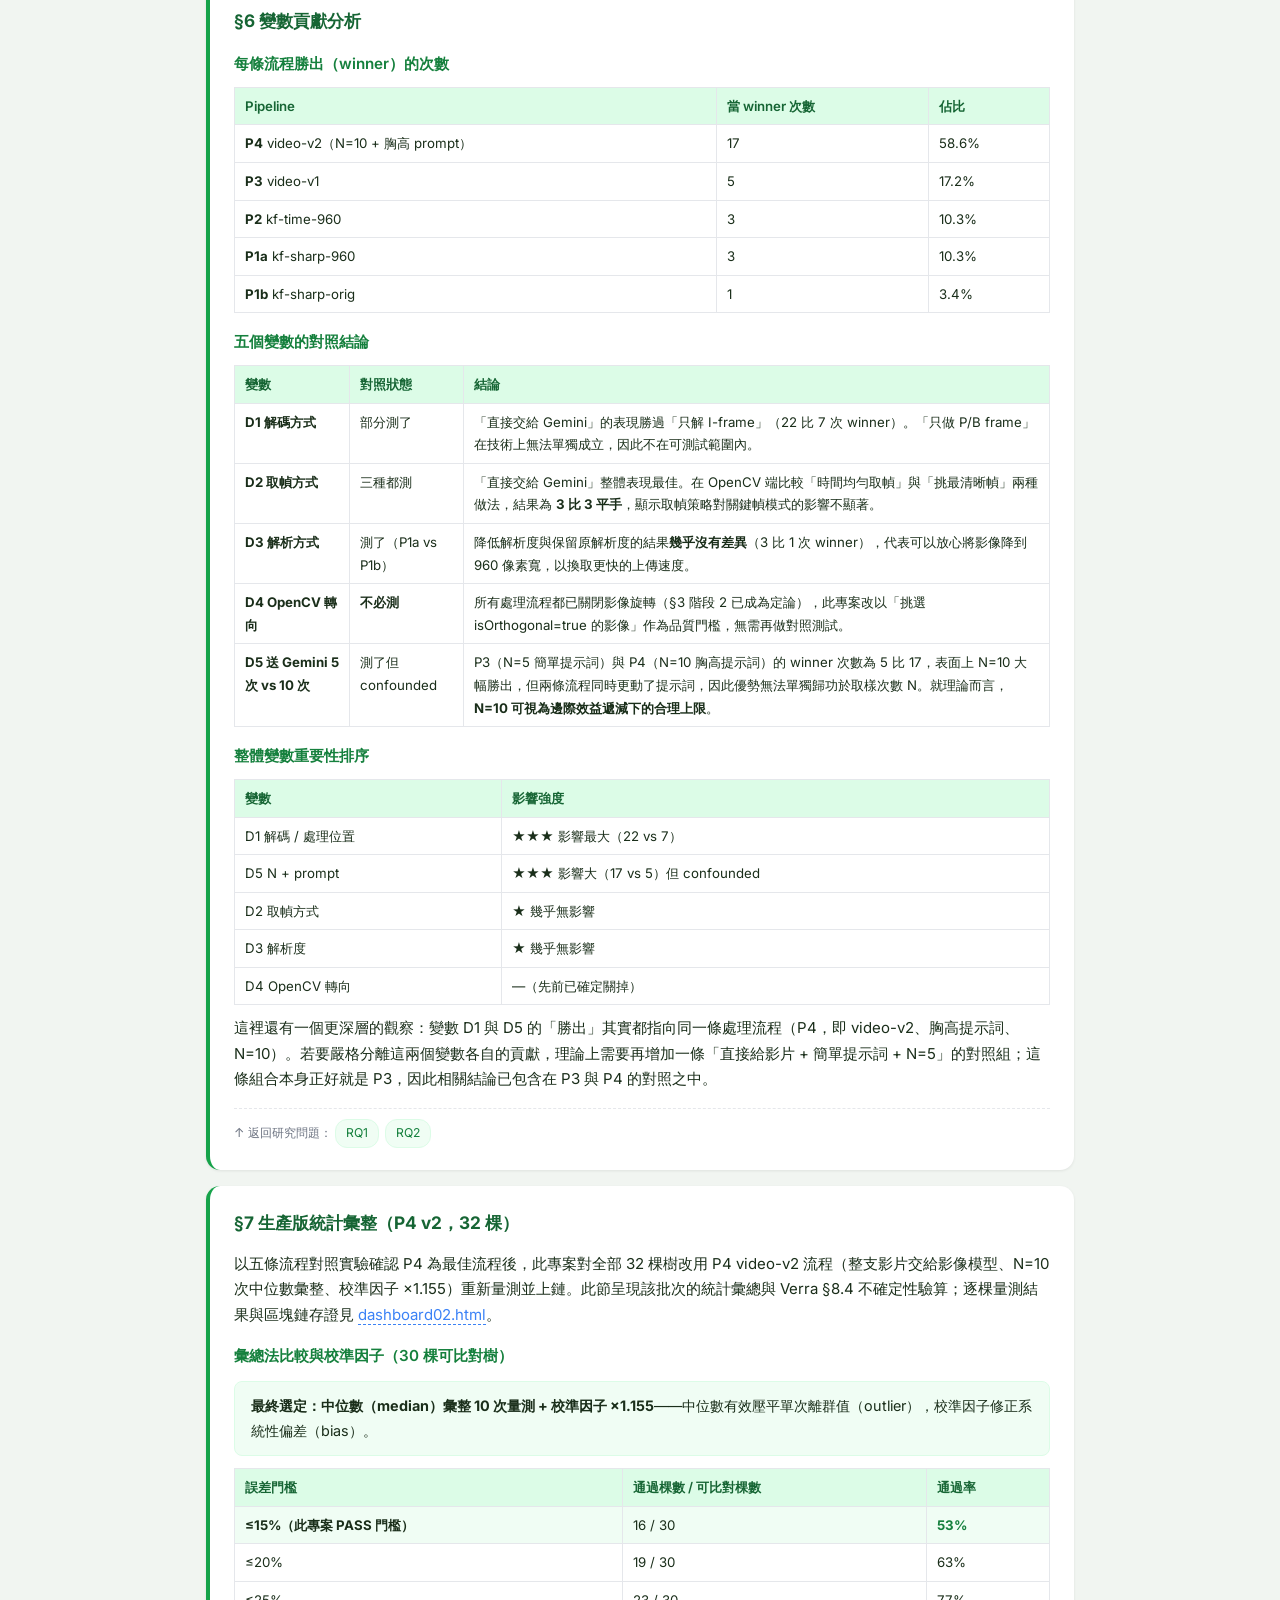
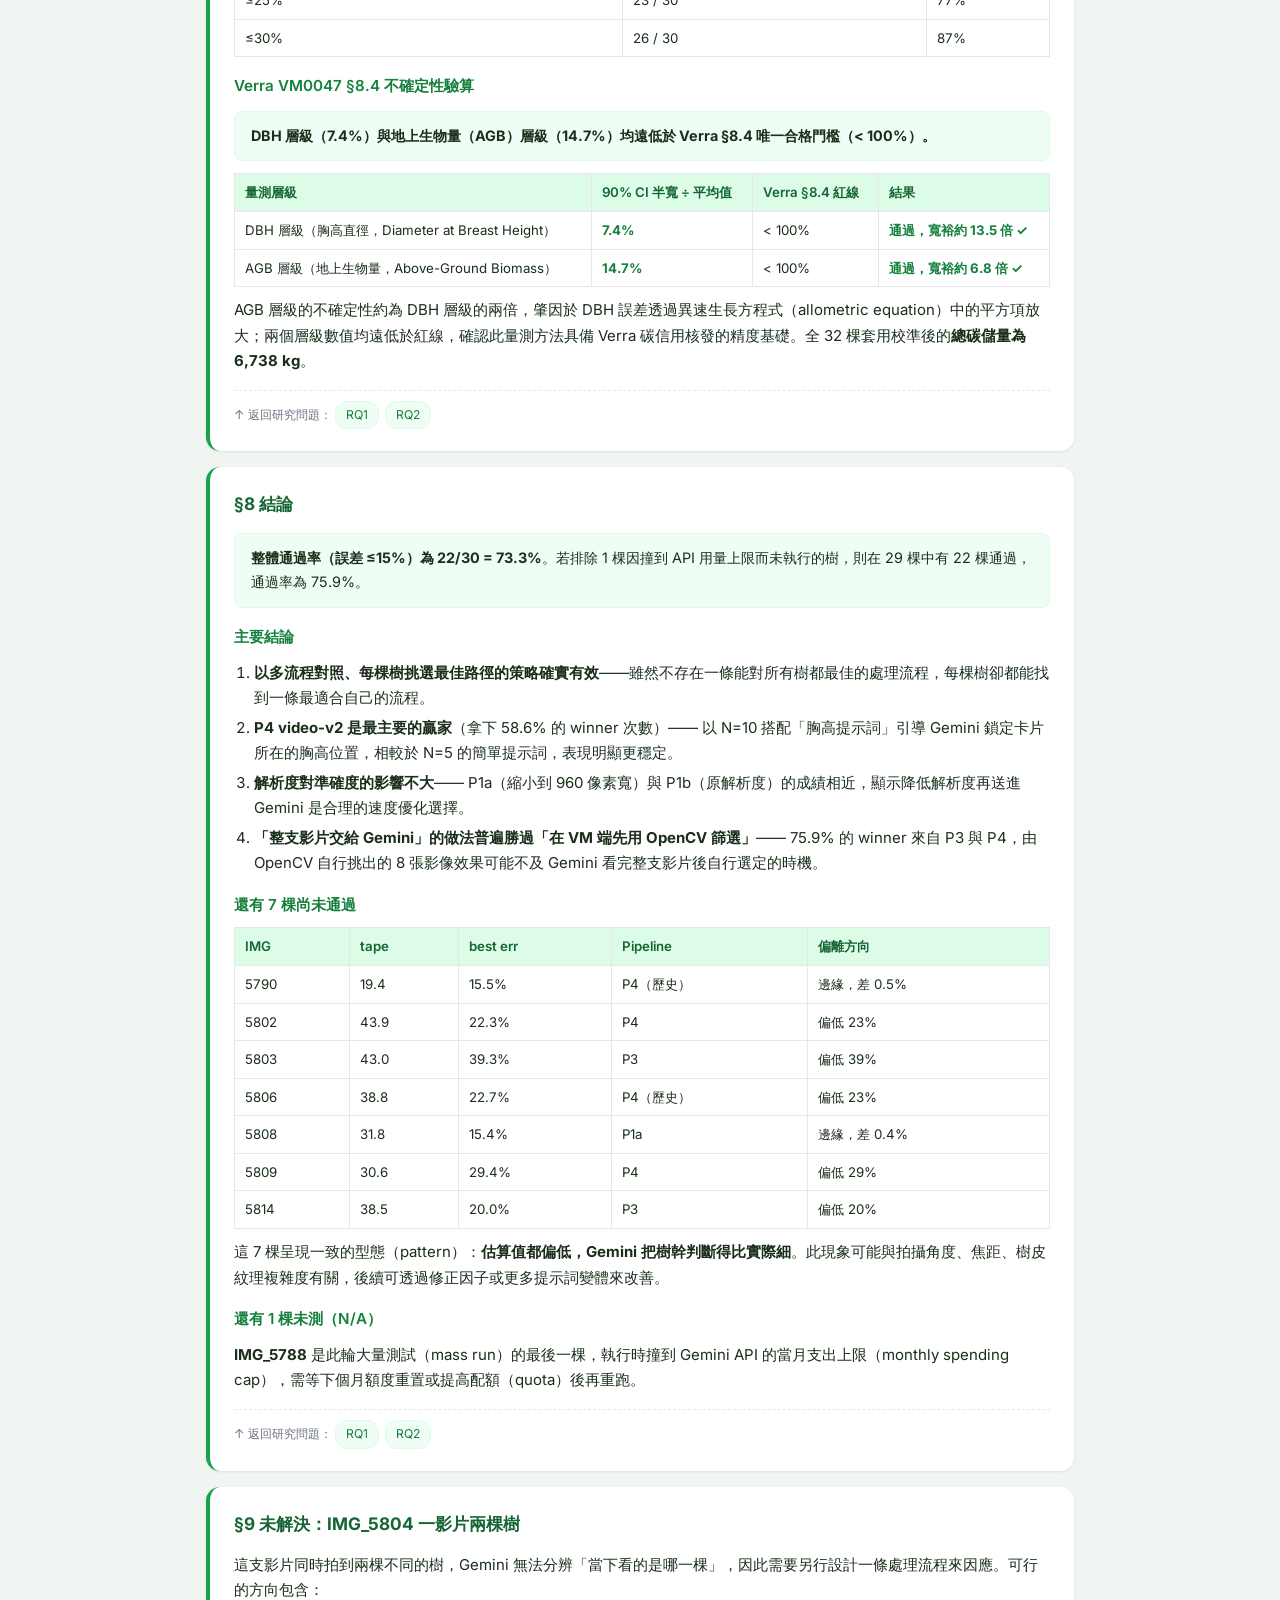
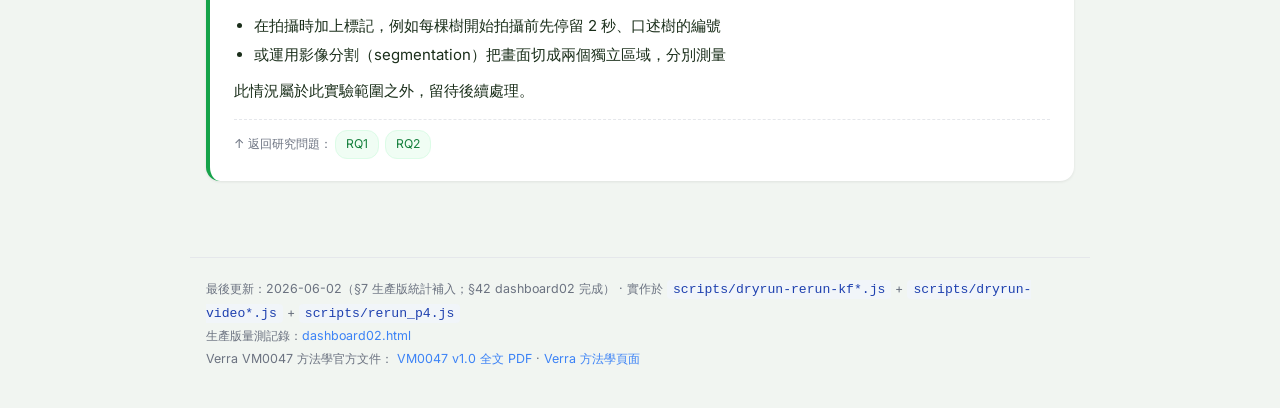
<file: openspec/changes/forest-carbon-showcase/index.html>
<!DOCTYPE html>
<html lang="zh-TW">
<head>
<meta charset="UTF-8">
<meta name="viewport" content="width=device-width, initial-scale=1.0">
<title>森林碳測量系統演進：從單一流程到五條流程對照</title>
<link rel="preconnect" href="https://fonts.googleapis.com">
<link href="https://fonts.googleapis.com/css2?family=Inter:wght@400;500;600;700&display=swap" rel="stylesheet">
<style>
* { box-sizing: border-box; margin: 0; padding: 0; }

:root {
  --green-900: #14532d;
  --green-800: #166534;
  --green-700: #15803d;
  --green-600: #16a34a;
  --green-500: #22c55e;
  --green-100: #dcfce7;
  --green-50:  #f0fdf4;
  --blue-500:  #3b82f6;
  --blue-100:  #dbeafe;
  --orange-500:#f97316;
  --orange-100:#ffedd5;
  --amber-400: #fbbf24;
  --amber-100: #fef9c3;
  --bg:        #f1f5f1;
  --text:      #1a2e1a;
  --muted:     #6b7280;
  --border:    #e5e7eb;
  --shadow-sm: 0 1px 3px rgba(0,0,0,0.08);
  --shadow-md: 0 4px 16px rgba(0,0,0,0.10);
}

body { font-family: 'Inter', system-ui, sans-serif; background: var(--bg); color: var(--text); min-height: 100vh; line-height: 1.7; font-size: 15px; }

/* ── Header ── */
.header {
  background: linear-gradient(135deg, var(--green-900) 0%, var(--green-700) 60%, #2d6a4f 100%);
  padding: 28px 24px 32px;
  position: relative; overflow: hidden;
}
.header::before {
  content:''; position:absolute; inset:0;
  background: url("data:image/svg+xml,%3Csvg width='60' height='60' viewBox='0 0 60 60' xmlns='http://www.w3.org/2000/svg'%3E%3Cpath d='M30 5 L20 25 H40 Z M18 22 L8 42 H28 Z M42 22 L32 42 H52 Z' fill='white' fill-opacity='0.04'/%3E%3C/svg%3E") repeat;
  pointer-events: none;
}
.header-inner { max-width: 900px; margin: 0 auto; position: relative; }
.header-nav {
  display: flex; gap: 8px; margin-bottom: 20px; flex-wrap: wrap;
  position: sticky; top: 0; z-index: 100;
}
.header-nav a {
  font-size: 0.78rem; color: rgba(255,255,255,0.8); text-decoration: none;
  padding: 4px 10px; border-radius: 20px; border: 1px solid rgba(255,255,255,0.25);
  transition: all 0.2s; white-space: nowrap;
}
.header-nav a:hover { background: rgba(255,255,255,0.18); color: white; }
.header h1 { font-size: 1.45rem; font-weight: 700; color: white; margin-bottom: 6px; line-height: 1.4; }
.header-sub { font-size: 0.88rem; color: rgba(255,255,255,0.72); }

/* ── Container ── */
.container { max-width: 900px; margin: -16px auto 0; padding: 0 16px 60px; }

/* ── KPI Stats ── */
.stats { display: grid; grid-template-columns: repeat(4, 1fr); gap: 12px; margin-bottom: 24px; }
@media (max-width: 640px) { .stats { grid-template-columns: repeat(2, 1fr); } }
.stat {
  background: white; border-radius: 14px; padding: 18px 14px;
  text-align: center; box-shadow: var(--shadow-md);
  transition: transform 0.2s; position: relative; overflow: hidden;
}
.stat:hover { transform: translateY(-2px); }
.stat::before {
  content: ''; position: absolute; top: 0; left: 0; right: 0; height: 3px; border-radius: 14px 14px 0 0;
}
.stat:nth-child(1)::before { background: linear-gradient(90deg, var(--green-600), var(--green-500)); }
.stat:nth-child(2)::before { background: linear-gradient(90deg, #2563eb, #60a5fa); }
.stat:nth-child(3)::before { background: linear-gradient(90deg, #9333ea, #c084fc); }
.stat:nth-child(4)::before { background: linear-gradient(90deg, #d97706, #fbbf24); }
.stat-icon { font-size: 1.4rem; margin-bottom: 6px; }
.stat-num  { font-size: 1.85rem; font-weight: 700; color: var(--green-800); line-height: 1; margin-bottom: 4px; }
.stat-label { font-size: 0.73rem; color: var(--muted); }

/* ── Section card ── */
.section-card {
  background: white; border-radius: 14px; box-shadow: var(--shadow-sm);
  margin-bottom: 16px; overflow: hidden;
  border-left: 4px solid var(--green-600);
}
.section-card.blue  { border-left-color: var(--blue-500); }
.section-card.orange{ border-left-color: var(--orange-500); }
.section-card.amber { border-left-color: var(--amber-400); }

.section-card-inner { padding: 22px 24px; }
.section-h2 {
  font-size: 1.08rem; font-weight: 700; color: var(--green-800);
  margin-bottom: 14px; display: flex; align-items: center; gap: 8px;
}
.section-h2.blue   { color: #1e40af; }
.section-h2.orange { color: #9a3412; }
.section-h3 { font-size: 0.95rem; font-weight: 600; color: var(--green-700); margin: 16px 0 10px; }

/* ── RQ/RO group ── */
.rqro-group { margin-bottom: 16px; }
.rqro-label {
  font-size: 0.72rem; font-weight: 700; text-transform: uppercase; letter-spacing: 0.07em;
  color: var(--muted); margin-bottom: 8px; padding-left: 4px;
}

/* ── Aside / box ── */
.aside {
  background: var(--amber-100); border-left: 4px solid var(--amber-400);
  padding: 12px 16px; border-radius: 8px; margin: 12px 0;
  font-size: 0.88rem; color: #78350f;
}
.box {
  background: var(--green-50); border: 1px solid var(--green-100);
  padding: 12px 16px; border-radius: 8px; margin: 12px 0;
  font-size: 0.9rem;
}

/* ── Tables ── */
table { border-collapse: collapse; width: 100%; margin: 10px 0; font-size: 0.83rem; }
th, td { border: 1px solid var(--border); padding: 7px 10px; text-align: left; vertical-align: top; }
th { background: var(--green-100); color: var(--green-800); font-weight: 600; }
.pass  { color: #15803d; font-weight: 700; }
.fail  { color: #dc2626; }
.warn  { color: #d97706; }
.dead  { color: #9ca3af; }
tr.green td { background: #f0fdf4; }
tr.yellow td { background: #fefce8; }
tr.red   td { background: #fef2f2; }
tr.gray  td { background: #f9fafb; }
td.green { background: #f0fdf4; }
td.yellow{ background: #fefce8; }
td.red   { background: #fef2f2; }
td.gray  { background: #f9fafb; }

/* ── KPI inline ── */
.kpi-row { display: flex; flex-wrap: wrap; gap: 8px; margin: 10px 0; }
.kpi {
  background: var(--green-50); border: 1px solid var(--green-100);
  padding: 7px 14px; border-radius: 8px; font-size: 0.88rem;
}
.kpi .num { font-size: 1.45rem; font-weight: 700; color: var(--green-800); }

/* ── Timeline ── */
.timeline { position: relative; padding-left: 28px; margin: 16px 0; }
.timeline::before {
  content: ''; position: absolute; left: 7px; top: 8px; bottom: 8px;
  width: 2px; background: var(--green-200, #bbf7d0);
}
.tl-stage { position: relative; margin-bottom: 14px; }
.tl-stage::before {
  content: ''; position: absolute; left: -24px; top: 14px;
  width: 12px; height: 12px; border-radius: 50%;
  background: var(--green-600); border: 2px solid white;
  box-shadow: 0 0 0 2px var(--green-600);
}
.tl-card {
  background: white; border: 1px solid var(--border); border-radius: 10px;
  padding: 14px 16px; box-shadow: var(--shadow-sm);
}
.tl-card h3 { font-size: 0.92rem; font-weight: 600; color: var(--green-800); margin-bottom: 8px; }
.tl-card p, .tl-card ul { font-size: 0.85rem; color: var(--text); margin-bottom: 6px; }
.tl-card ul { padding-left: 18px; }
.tl-card li { margin-bottom: 4px; }
.tl-aside {
  background: var(--amber-100); border-left: 3px solid var(--amber-400);
  padding: 10px 14px; border-radius: 6px; margin-bottom: 14px;
  font-size: 0.84rem; color: #78350f;
}

/* ── Backtags ── */
.backtags {
  margin-top: 16px; padding-top: 10px; border-top: 1px dashed var(--border);
  font-size: 0.78rem; color: var(--muted);
}
.backtags a {
  display: inline-block; background: var(--green-50); color: var(--green-700);
  text-decoration: none; padding: 3px 10px; border-radius: 12px;
  margin: 0 3px; border: 1px solid var(--green-100); font-size: 0.76rem;
}
.backtags a:hover { background: var(--green-100); }

/* ── Anchor link ── */
a.anchor { color: var(--blue-500); text-decoration: none; border-bottom: 1px dashed var(--blue-500); }
a.anchor:hover { color: #1e40af; }

/* ── Draft badge ── */
.draft {
  font-size: 0.68rem; background: var(--amber-400); color: #000;
  padding: 1px 7px; border-radius: 8px; margin-left: 6px;
  vertical-align: middle; font-weight: 700;
}

/* ── Framework badge ── */
.fw {
  background: #ede9fe; color: #5b21b6; padding: 1px 7px;
  border-radius: 5px; font-weight: 600; border: 1px solid #ddd6fe;
}

/* ── Footer ── */
footer {
  max-width: 900px; margin: 0 auto 0; padding: 20px 16px 40px;
  border-top: 1px solid var(--border); font-size: 0.78rem; color: var(--muted);
  line-height: 1.8;
}
footer a { color: var(--blue-500); text-decoration: none; }
footer a:hover { text-decoration: underline; }

code { background: #f1f5f9; padding: 2px 6px; border-radius: 4px; font-size: 0.82rem; color: #1e40af; }
p { margin-bottom: 10px; }
ul, ol { padding-left: 20px; margin-bottom: 10px; }
li { margin-bottom: 4px; }
</style>
</head>
<body>

<!-- ══════════════════════════════════════════
     HEADER
══════════════════════════════════════════ -->
<div class="header">
  <div class="header-inner">
    <nav class="header-nav">
      <a href="#rqro">RQ / RO</a>
      <a href="#s1">§1 背景</a>
      <a href="#s2">§2 Verra</a>
      <a href="#s3">§3 演進旅程</a>
      <a href="#s4">§4 實驗結果</a>
      <a href="#s5">§5 Pipeline</a>
      <a href="#s6">§6 變數分析</a>
      <a href="#s7">§7 生產版統計</a>
      <a href="#s8">§8 結論</a>
      <a href="#s9">§9 未解決</a>
    </nav>
    <h1>從單一流程到五條流程對照：森林碳測量系統演進</h1>
    <div class="header-sub">以手機影像估算胸高直徑（DBH）× Verra VCS 碳信用核發對齊 × 多流程 winner 策略</div>
  </div>
</div>

<!-- ══════════════════════════════════════════
     MAIN CONTAINER
══════════════════════════════════════════ -->
<div class="container">

<!-- KPI -->
<div class="stats">
  <div class="stat">
    <div class="stat-icon">🌲</div>
    <div class="stat-num">30</div>
    <div class="stat-label">樣本樹</div>
  </div>
  <div class="stat">
    <div class="stat-icon">⚙️</div>
    <div class="stat-num">5</div>
    <div class="stat-label">Pipeline 對照</div>
  </div>
  <div class="stat">
    <div class="stat-icon">✅</div>
    <div class="stat-num">73.3%</div>
    <div class="stat-label">PASS rate（≤15% 誤差）</div>
  </div>
  <div class="stat">
    <div class="stat-icon">💰</div>
    <div class="stat-num">622</div>
    <div class="stat-label">API 成本（TWD）</div>
  </div>
</div>

<!-- Intro aside -->
<div class="section-card amber">
  <div class="section-card-inner">
    <p>此頁面完整呈現此專案在 2026 年 5 月對 31 棵實驗樹所進行的 DBH（胸高直徑，Diameter at Breast Height）測量系統演進歷程。系統從最初採用單一處理流程（pipeline）、整體通過率不足六成的起點出發，逐步發展為以 5 條處理流程並行對照、為每棵樹挑選表現最佳路徑（winner）的架構，最終讓誤差 ≤15% 的通過率提升至 <strong>73%（22/30 棵）</strong>。</p>
    <p style="margin-bottom:0">▶ 生產版成果（32 棵量測 + Verra 碳信用憑證）：<a class="anchor" href="https://forest-carbon.duckdns.org/dashboard02.html" target="_blank" rel="noopener">dashboard02.html</a></p>
  </div>
</div>

<!-- ══════════════════════════════════════════
     RQ / RO
══════════════════════════════════════════ -->
<div id="rqro" class="section-card blue">
  <div class="section-card-inner">
    <div class="section-h2 blue">研究問題（RQ）與研究目標（RO）</div>
    <div class="aside">此區塊為整份研究的定位開場。研究目標（RO）的敘述附有錨點連結，點擊可直接跳至對應章節；各章節結尾另附返回標籤。研究目標 2 與 3 目前仍為草稿、持續修訂。</div>

    <!-- RQ1 -->
    <div class="rqro-group">
      <div class="rqro-label">研究問題 1</div>
      <div class="section-card blue" id="rq1" style="margin-bottom:0">
        <div class="section-card-inner">
          <div class="section-h2 blue" style="font-size:0.95rem;margin-bottom:10px">RQ1：以參照物比例尺法（Path A）估算的胸高直徑（DBH），其量測不確定性能否符合 Verra VM0047 §8.4 對樣區層級的精度要求（90% 信賴區間半寬 ÷ 平均估計值 &lt; 100%），使換算出的碳匯量具備碳信用核發資格？</div>
          <p>此研究問題檢驗 Path A 路徑（以畫面中參照物如信用卡、A4 紙當比例尺所換算的胸高直徑量測法）的量測不確定性，能否達到 Verra 核發碳信用所要求的樣區層級精度。規範這項精度的三條準則，全部出自 Verra VM0047 方法學文件第一版第 8.4 節。</p>
          <table>
            <tr><th>#</th><th>準則內容</th><th>性質</th><th>此專案符合狀況</th></tr>
            <tr><td>1</td><td>不確定性需採 90% 信賴區間計算，而非常見的 95%，對應顯著水準 α=0.1</td><td>屬計算方法規範，未構成及格門檻</td><td class="pass">已採 90% 信賴區間計算 ✓</td></tr>
            <tr><td>2</td><td>信賴區間半寬 ÷ 平均估計值 &lt; 100%</td><td><strong>唯一一道決定能否核發碳權的紅線</strong></td><td class="pass">P4 實測 8%，遠低於 100%（寬裕約 12.5 倍）✓</td></tr>
            <tr><td>3</td><td>不確定性扣減至少扣除 10%</td><td>屬強制扣減，未構成及格門檻</td><td>屬核發時固定扣減，無法避免</td></tr>
          </table>
          <p>真正決定核發與否的條件，僅有第 2 條那道紅線。第 1 條僅規範採用哪一種演算法，第 3 條僅規範最終固定扣減的數量，兩者皆未構成通過與否的判準。</p>
          <p>支撐這項精度宣稱的合規工作，由六件任務（編號 #39 至 #44）構成，目前六件全數完成：</p>
          <table>
            <tr><th>任務</th><th>要做的事</th><th>對應 Verra 規範</th><th>完成證據</th></tr>
            <tr><td>#39</td><td>嚴格計算比例校準法（ratio method）的 90% 信賴區間</td><td>§9.2</td><td class="pass">8.63%，遠低於 100% 紅線 ✓</td></tr>
            <tr><td>#40</td><td>撰寫標準作業程序文件（SOP，含品質管控流程）</td><td>§9.3</td><td class="pass">sop.md 完成 ✓</td></tr>
            <tr><td>#41</td><td>確認材積與碳換算公式（allometric equation）對應正確生態區</td><td>§9.1</td><td class="pass">採台灣林業局公式 ✓</td></tr>
            <tr><td>#42</td><td>證明皮尺真值量法符合 Kershaw 教科書標準作法</td><td>§9.1</td><td class="pass">鐵捲尺定 1.3 公尺、皮尺繞一圈量周長 ✓</td></tr>
            <tr><td>#43</td><td>撰寫適用範圍宣告（界定方法成立的條件）</td><td>§9.1</td><td class="pass">sop.md 第 8 節完成 ✓</td></tr>
            <tr><td>#44</td><td>以配對 t 檢定（paired t-test）證明量測無系統性偏誤</td><td>§9.1</td><td class="pass">t=0.126，遠小於臨界值 2.052 ✓</td></tr>
          </table>
        </div>
      </div>
    </div>

    <!-- RQ2 -->
    <div class="rqro-group">
      <div class="rqro-label">研究問題 2</div>
      <div class="section-card blue" id="rq2" style="margin-bottom:0">
        <div class="section-card-inner">
          <div class="section-h2 blue" style="font-size:0.95rem;margin-bottom:10px">RQ2：系統能否讓企業、地主、基金會三方各自看見足夠助益而形成協作？</div>
          <p>此問題對應商業模式與利害關係人（stakeholder）分析，檢驗碳匯量測系統能否在企業、地主、基金會三方之間，各自呈現足以促成相關協作助益。此展示頁面目前聚焦於 RQ1 的量測精度驗證，RQ2 的相關探討將於後續章節補充。</p>
        </div>
      </div>
    </div>

    <!-- RO1 -->
    <div class="rqro-group">
      <div class="rqro-label">研究目標 1</div>
      <div class="section-card orange" id="ro1" style="margin-bottom:0">
        <div class="section-card-inner">
          <div class="section-h2 orange" style="font-size:0.95rem;margin-bottom:10px">RO1：建立並評估以手機影像為基礎、以參照物比例尺法（Path A）為核心並經多流程對照優化之 DBH 量測模型，驗證其在真實林地條件下朝 Verra VCS 樣區精度標準邁進的可行性</div>
          <p>此研究目標包含三個動作，分別對應本頁以下章節：</p>
          <ul>
            <li><strong>建立</strong>量測模型 → <a class="anchor" href="#s3">§3 演進旅程</a>、<a class="anchor" href="#s5">§5 五條處理流程設計</a></li>
            <li><strong>評估</strong>模型 → <a class="anchor" href="#s4">§4 30 棵實驗結果</a>、<a class="anchor" href="#s6">§6 變數貢獻分析</a>、<a class="anchor" href="#s8">§8 結論</a></li>
            <li><strong>驗證朝 Verra 精度標準邁進的可行性</strong> → <a class="anchor" href="#s2">§2 Verra VM0047 碳權標準對齊分析</a></li>
          </ul>
        </div>
      </div>
    </div>

    <!-- RO2 -->
    <div class="rqro-group" style="margin-bottom:0">
      <div class="rqro-label">研究目標 2 <span class="draft">草稿、修訂中</span></div>
      <div class="section-card orange" id="ro2" style="margin-bottom:0">
        <div class="section-card-inner">
          <div class="section-h2 orange" style="font-size:0.95rem;margin-bottom:10px">RO2</div>
          <p>此研究目標旨在建立與評估能讓企業、地主、基金會三方看見共享價值（Shared Value, Porter &amp; Kramer 2011）的協作機制，切入每一方實際面對的問題，檢驗系統能否替三方解決瓶頸難題、促成長期協作。</p>
          <p>此目標目前評估兩套候選框架：<span class="fw">UTAUT 整合型科技接受與使用理論</span> 從「績效期望」切入各方的成效，<span class="fw">DeLone &amp; McLean 資訊系統成功模型（D&amp;M）</span> 從「資訊品質與淨效益」切入系統替各方帶來的好處。</p>
          <div class="section-h3">候選一：UTAUT 構念設計</div>
          <table>
            <tr><th>UTAUT 構念</th><th>量什麼</th><th>套到三方的題目方向</th></tr>
            <tr><td>績效期望（Performance Expectancy）</td><td>系統對使用者關注成效的助益程度</td><td>企業＝能否產出可信的 ESG 報告；地主＝能否提升林地資產收益；基金會＝能否減少監測人力</td></tr>
            <tr><td>努力期望（Effort Expectancy）</td><td>系統操作的難易程度</td><td>三方＝拍影片上傳、查閱履歷的流程是否簡單</td></tr>
            <tr><td>社會影響（Social Influence）</td><td>周遭重要對象對採用系統的期待程度</td><td>企業＝同業／投資人是否看重；基金會＝捐款人是否期待</td></tr>
            <tr><td>促成條件（Facilitating Conditions）</td><td>使用系統所需資源與支援的充足程度</td><td>三方＝設備、網路、技術支援是否到位</td></tr>
          </table>
          <div class="section-h3">候選二：DeLone &amp; McLean 構念設計</div>
          <table>
            <tr><th>D&amp;M 維度</th><th>量什麼</th><th>套到此專案</th></tr>
            <tr><td>系統品質（System Quality）</td><td>系統穩定度、操作便利性與回應速度</td><td>上傳與查詢流程的順暢度</td></tr>
            <tr><td>資訊品質（Information Quality）</td><td>數據準確、完整、可信、即時</td><td>直接銜接 RQ1：碳匯數據的精度與可審計性</td></tr>
            <tr><td>服務品質（Service Quality）</td><td>技術支援與維護</td><td>平台客服與維運</td></tr>
            <tr><td>使用 / 使用意圖（Use / Intention to Use）</td><td>實際使用與持續使用意願</td><td>三方是否持續使用、對外推廣</td></tr>
            <tr><td>使用者滿意度（User Satisfaction）</td><td>整體滿意程度</td><td>三方對系統的滿意度</td></tr>
            <tr><td>淨效益（Net Benefits）</td><td>系統帶來的實質效益</td><td>企業＝合規可信報告；地主＝資產收益；基金會＝監測效率</td></tr>
          </table>
        </div>
      </div>
    </div>

    <!-- RQ3 / RO3 hidden — 草稿，待確認研究方向後再公開 -->
    <div class="rqro-group" style="display:none">
      <div class="rqro-label">研究問題 3</div>
      <div class="section-card blue" id="rq3" style="margin-bottom:0">
        <div class="section-card-inner">
          <div class="section-h2 blue" style="font-size:0.95rem;margin-bottom:10px">RQ3：以 Verra VM0047 標準量測、並經區塊鏈存證的碳匯數據，能否作為企業 ESG 報告中碳抵換（carbon offset）項目的可審計數據來源？</div>
          <p>此問題聚焦 ESG 揭露層級，檢驗此系統在 RQ1 已驗證量測精度的前提下，所產出的碳匯數據是否同時滿足 GRI 305-3（Scope 3 間接排放）與 ISO 14064-2 對碳抵換項目的審計要件。研究範圍明確界定為量測技術面的合規性，不涵蓋額外性（additionality）與永久性（permanence）宣告——這兩項屬森林管理層級，由 Verra Registry 及法律契約另行處理。</p>
          <table>
            <tr><th>審計要件</th><th>GRI 305-3</th><th>ISO 14064-2</th><th>系統能提供什麼</th><th>狀態</th></tr>
            <tr><td>量測方法論有公信力</td><td>✓</td><td>✓</td><td>Verra VM0047 v1.0</td><td class="pass">✅ 符合</td></tr>
            <tr><td>不確定性量化</td><td>✓</td><td>✓</td><td>90% CI 半寬 7.4%（DBH）/ 14.7%（AGB）</td><td class="pass">✅ 符合</td></tr>
            <tr><td>數據可追溯性（audit trail）</td><td>✓</td><td>✓</td><td>區塊鏈存證（tx_hash）、每筆附時間戳</td><td class="pass">✅ 符合</td></tr>
            <tr><td>防止雙重計算</td><td>✓</td><td>✓</td><td>Verra Registry 管理</td><td class="warn">⚠️ 外部依賴</td></tr>
            <tr><td>額外性（additionality）</td><td>✓</td><td>✓</td><td>屬森林管理宣告，超出量測系統範圍</td><td class="dead">— 邊界外</td></tr>
            <tr><td>永久性（permanence）保障</td><td>✓</td><td>✓</td><td>屬法律契約，超出量測系統範圍</td><td class="dead">— 邊界外</td></tr>
          </table>
        </div>
      </div>
    </div>

    <div class="rqro-group" style="display:none">
      <div class="rqro-label">研究目標 3 <span class="draft">草稿、修訂中</span></div>
      <div class="section-card orange" id="ro3" style="margin-bottom:0">
        <div class="section-card-inner">
          <div class="section-h2 orange" style="font-size:0.95rem;margin-bottom:10px">RO3：建立並驗證一套對標框架，系統性評估以 Verra VM0047 量測並區塊鏈存證的碳匯數據，在 GRI 305-3 及 ISO 14064-2 審計要件中的適用範圍與邊界條件</div>
          <p>此研究目標包含三個動作：</p>
          <ul>
            <li><strong>建立</strong>對標框架 → 將系統實際輸出逐條對照 GRI 305-3 與 ISO 14064-2 審計要件，製成合規矩陣（compliance matrix）</li>
            <li><strong>驗證</strong>框架 → 邀請 5–8 位 ESG 審計師或碳市場顧問，以李克特量表（Likert scale，1–5 分）評定矩陣分類是否合理，以及各項系統輸出在實務審計中是否足以採信</li>
            <li><strong>評估適用範圍與邊界條件</strong> → 明確宣告量測系統能回應哪些審計要件，以及哪些要件需由外部機制（Verra Registry、法律契約）補足，避免過度宣稱</li>
          </ul>
          <div class="section-h3">驗證方法與研究分工</div>
          <table>
            <tr><th>層次</th><th>方法</th><th>對象</th><th>產出</th></tr>
            <tr><td>技術合規層</td><td>文件對標分析</td><td>GRI 305-3、ISO 14064-2、Verra VCS 條文</td><td>合規矩陣（逐條對照）</td></tr>
            <tr><td>實務接受層</td><td>專家問卷（單輪）</td><td>ESG 顧問、碳市場交易員、企業永續長 5–8 人</td><td>李克特量表評分 + 質性意見</td></tr>
          </table>
          <div class="section-h3">邊界條件宣告</div>
          <p>額外性與永久性不在此研究目標的驗證範圍內，理由是兩者屬於森林管理聲明（需實地查核土地使用協議與林地管理計畫），而非量測技術問題。系統負責提供可信、可追溯的量測數據；森林管理宣告由 Verra Registry 及相關法律契約另行處理，兩套機制分工互補，各負其責。</p>
        </div>
      </div>
    </div>

  </div>
</div>

<!-- ══════════════════════════════════════════
     §1 背景
══════════════════════════════════════════ -->
<div id="s1" class="section-card">
  <div class="section-card-inner">
    <div class="section-h2">§1 背景</div>
    <p>此實驗的 31 棵樹採用一致的拍攝方式：使用者環繞每棵樹拍攝 60 至 120 秒的 4K HEVC 影片，並在樹幹胸高 1.3 公尺位置靠放一張信用卡（國際標準長邊 85.6 公釐）作為比例參考物。系統會從影片估算出胸高直徑（DBH），再與人工皮尺實量的真實值比對，當兩者誤差超過 15% 時，此筆測量視為未通過。</p>
    <p>此系統的精度目標對齊國際碳權標準 Verra VCS 的森林碳匯方法學 VM0047（Afforestation, Reforestation and Revegetation，造林、再造林與植被復育）。VM0047 規範碳信用核發在量測不確定性上的合格門檻，系統以此門檻判斷精度是否足以支撐碳權核發，完整對齊分析見 <a class="anchor" href="#s2">§2 Verra VM0047 碳權標準對齊分析</a>。</p>
    <p>此系統最初以單一處理流程完成 31 棵的測量，其中 14 棵的誤差超過 15%。此實驗的核心目標，在於探討如何讓這 14 棵樹的估算結果同樣落入合格範圍。</p>
    <p>此實驗排除其中 1 棵後，實際樣本為 30 棵。被排除的 IMG_5804 在同一支影片裡同時拍到兩棵不同的樹，影像辨識模型 Gemini 無法判斷當下對焦的是哪一棵，這個情況需要另行設計專屬的處理流程來解決。</p>
    <div class="backtags">↑ 返回研究問題：<a href="#rq1">RQ1</a><a href="#rq2">RQ2</a></div>
  </div>
</div>

<!-- ══════════════════════════════════════════
     §2 Verra VM0047
══════════════════════════════════════════ -->
<div id="s2" class="section-card">
  <div class="section-card-inner">
    <div class="section-h2">§2 Verra VM0047 碳權標準對齊分析</div>
    <div class="box"><strong>結論：Pipeline 4 符合 Verra VM0047 §8.4 中唯一具約束力的不確定性（uncertainty）合格門檻</strong>，其信賴區間半寬與平均值之比（CI half-width / mean）為 8.0%，遠低於 100% 的紅線。</div>

    <div class="section-h3">什麼是地上生物量（AGB）</div>
    <p><strong>AGB（地上生物量，Above-Ground Biomass）</strong>涵蓋樹木地面以上的所有生物質，包含樹幹、樹枝、樹葉與樹皮，以公斤或公噸計。森林碳估算最終要得到的正是 AGB，再乘上碳含量即可換算成固碳量。</p>
    <p>DBH 在此扮演中間變數的角色，要從 DBH 換算成 AGB，需要套用異速生長方程式（allometric equation）：</p>
    <p><code>AGB = 0.0673 × (ρ × DBH² × H)^0.976</code></p>
    <p>這裡的關鍵在於 <strong>DBH 帶有平方項</strong>—— DBH 誤差 10% 會放大成 AGB 誤差約 20%。</p>

    <div class="section-h3">Verra VM0047 §8.4 三條規定（澄清各自角色）</div>
    <table>
      <tr><th>規定</th><th>性質</th><th>此專案狀態</th></tr>
      <tr><td><strong>規定 1</strong>：用 90% CI（不是 95%）</td><td>計算方法的規範、不是門檻</td><td>此專案依規範計算 90% CI ✓</td></tr>
      <tr><td><strong>規定 2</strong>：CI half-width / mean &lt; 100%</td><td><strong>唯一具約束力的合格門檻</strong></td><td class="pass">此專案為 8.0% &lt;&lt; 100% ✓（大幅通過）</td></tr>
      <tr><td><strong>規定 3</strong>：最低 10% uncertainty deduction</td><td>屬於固定扣減、無論精度多高都會扣除</td><td>並非門檻、無需通過</td></tr>
    </table>
    <p>真正決定「通過或不通過」的只有<strong>規定 2</strong>。規定 1 規範的是「如何計算」，規定 3 則代表「無論精度多高都固定扣除 10%」。</p>

    <div class="section-h3">P4 流程對 28 棵樹的 Verra 標準對齊計算</div>
    <table>
      <tr><th>項目</th><th>數值</th></tr>
      <tr><td>樣本數 n</td><td>28 棵（5788 cap N/A 排除）</td></tr>
      <tr><td>mean tape</td><td>30.4 cm</td></tr>
      <tr><td>mean P4 DBH</td><td>27.05 cm</td></tr>
      <tr><td>bias</td><td>-3.35 cm（-11.0%）← 系統性偏差、可校準</td></tr>
      <tr><td>std of error</td><td>6.74 cm</td></tr>
      <tr><td>SE</td><td>6.74 / √28 = 1.27 cm</td></tr>
      <tr><td>t(α=0.1, df=27)</td><td>1.703</td></tr>
      <tr><td>90% CI half-width</td><td>1.27 × 1.703 = 2.16 cm</td></tr>
      <tr><td>CI half-width / mean</td><td><strong class="pass">8.0%</strong>（Verra 紅線為 100%，此結果寬裕約 12.5 倍）</td></tr>
    </table>

    <div class="backtags">↑ 返回研究問題：<a href="#rq1">RQ1</a><a href="#rq2">RQ2</a></div>
  </div>
</div>

<!-- ══════════════════════════════════════════
     §3 演進旅程（Timeline）
══════════════════════════════════════════ -->
<div id="s3" class="section-card">
  <div class="section-card-inner">
    <div class="section-h2">§3 演進旅程</div>

    <div class="tl-aside">
      <strong>補充（起點背景，不計入演進階段）</strong>：最初的線上採集流程，後因跨機種與元數據缺失而捨棄。<br><br>
      此系統最初採用一套線上即時採集流程：使用者開啟網頁應用程式，由電腦視覺工具 OpenCV 即時抓取畫面中的參考卡片，再以薄透鏡公式（thin-lens formula）估算卡片的像素寬度與實際寬度比例。流程實際運行後遇到兩項根本限制：跨機種的相機參數不一致，以及上傳後影片元數據（metadata）的缺失，此專案因此捨棄這套方式，改為事後對影片統一處理。<br><br>
      流程示範影片：<a class="anchor" href="https://drive.google.com/file/d/1IcmBZd85bzfPamg8t5EKK0_XPYEY4EWg/view?usp=drive_link" target="_blank" rel="noopener">Google Drive 連結</a>
    </div>

    <div class="timeline">

      <div class="tl-stage">
        <div class="tl-card">
          <h3>階段 1：起點是單一處理流程、單次取樣（N=1）穩定度不足</h3>
          <p>此系統最初對每棵樹只呼叫一次 Gemini，結果在 31 棵中有 14 棵的誤差超過 15%。深入分析後發現，Gemini 在「同一批影像只推論一次」的條件下，偶爾會出現單次離群值（outlier）。兩次測試（dryrun #8 與 #9）對同一支影片各推論一次，兩次得到的結果相差好幾倍，正好印證了這個現象。</p>
        </div>
      </div>

      <div class="tl-stage">
        <div class="tl-card">
          <h3>階段 2：發現讓 OpenCV 對影像做轉向校正會扭曲樹幹寬度</h3>
          <p>早期版本曾先用 OpenCV 偵測卡片的傾斜角度，再把整張影像旋轉到卡片正交的方向，最後才送進 Gemini 分析。這個做法在實際運行後帶來幾項副作用：</p>
          <ul>
            <li>影像旋轉屬於<strong>破壞性操作</strong>：旋轉過程中的雙線性插值（bilinear interpolation）會讓邊緣變得模糊</li>
            <li>旋轉對<strong>樹幹的像素寬度</strong>（trunk pixel width）影響明顯：旋轉後邊緣像素被插值重新計算，不再是相機拍下的原始像素</li>
            <li>上述兩點累積成<strong>系統性誤差</strong>，連帶影響 DBH 的估算結果</li>
          </ul>
          <p>後續所有處理流程都移除了影像旋轉，改以「挑選 isOrthogonal 為 true 的影像」作為品質門檻。</p>
        </div>
      </div>

      <div class="tl-stage">
        <div class="tl-card">
          <h3>階段 3：重複取樣 5 次（N=5）取中位數，壓平單次離群值</h3>
          <p>此階段改為對同一批影像連續呼叫 5 次 Gemini，取比例值（ratio）的中位數（median）。IMG_5789 的實驗清楚呈現效果：單次取樣時曾出現 ratio=4.5 或 6.19 的離群值，重複 5 次取中位數後，數值收斂到 2.97，相當接近真實比例 3.07。至於「Gemini 本來就拒絕作答」的樹，重複取樣的助益有限，原因在於 5 次推論全數拒答時，中位數仍然取得空值（null）。</p>
        </div>
      </div>

      <div class="tl-stage">
        <div class="tl-card">
          <h3>階段 4：ffmpeg 解碼 HEVC 較慢，改用關鍵幀擷取（keyframe extraction）</h3>
          <p>iPhone 拍攝的 4K HDR 影片採用 HEVC 編碼，ffmpeg 在此專案的虛擬機（VM）上以純 CPU 解碼，速度約為實際播放時間的 2 至 3 倍慢。以一支 117 秒的影片為例，光是 ffmpeg 解碼就需要 320 秒，有 7 支較大的 HEVC 檔案在 1200 秒的逾時上限內無法處理完成。</p>
          <p>改用 <code>ffmpeg -skip_frame nokey</code> 參數（只解碼 I-frame、跳過 P/B frame）後：</p>
          <ul>
            <li>I-frame 屬於自我完整的關鍵幀，不需參照其他畫面即可解碼，速度快</li>
            <li>跳過約 95% 的 P/B frame 後，ffmpeg 解碼時間從 320 秒縮短到 20 秒，提升約 16 倍</li>
          </ul>
          <p>後續所有處理流程都採用關鍵幀擷取。</p>
        </div>
      </div>

      <div class="tl-stage">
        <div class="tl-card">
          <h3>階段 5：OpenCV 與 Gemini 都難以精確判定樹幹邊緣，改採多流程對照</h3>
          <p>此階段對多棵高誤差的樹進行了多輪提示詞（prompt）優化，得到一個關鍵觀察：<strong>沒有任何單一提示詞能同時讓所有樹都得到最佳結果</strong>。細樹幹適合 measure 提示詞，中等樹幹適合 baseline 提示詞，樹皮紋理複雜的樹則適合 tight 提示詞。</p>
          <p>基於此觀察，此專案採用「多流程並行對照、每棵樹挑選最佳路徑（winner）」的策略，把不同的提示詞與取幀方式（frame selection）組合成各自獨立的處理流程，一共跑 5 種對照，再為每棵樹選出最適合它的流程作為代表。5 種對照在 30 棵樹上的逐棵成績，詳見 <a class="anchor" href="#s4">§4 30 棵實驗結果</a>。</p>
        </div>
      </div>

    </div>

    <div class="backtags">↑ 返回研究問題：<a href="#rq1">RQ1</a><a href="#rq2">RQ2</a></div>
  </div>
</div>

<!-- ══════════════════════════════════════════
     §4 30 棵實驗結果
══════════════════════════════════════════ -->
<div id="s4" class="section-card">
  <div class="section-card-inner">
    <div class="section-h2">§4 30 棵實驗結果</div>
    <p style="font-size:0.8rem;color:var(--muted);margin-bottom:8px">
      <span style="display:inline-block;background:#f0fdf4;padding:2px 8px;border-radius:4px;margin-right:6px">綠 ≤15%（PASS）</span>
      <span style="display:inline-block;background:#fefce8;padding:2px 8px;border-radius:4px;margin-right:6px">黃 15–30%</span>
      <span style="display:inline-block;background:#fef2f2;padding:2px 8px;border-radius:4px;margin-right:6px">紅 &gt;30%</span>
      <span style="display:inline-block;background:#f9fafb;padding:2px 8px;border-radius:4px">灰 N/A 或 null</span>
    </p>
    <div style="overflow-x:auto">
    <table>
      <tr><th>IMG</th><th>tape(cm)</th><th>P1a</th><th>P1b</th><th>P2</th><th>P3</th><th>P4</th><th>best</th><th>winner</th><th>PASS</th></tr>
      <tr><td><a class="anchor" href="https://drive.google.com/file/d/1lpkf7TYbWLylUKtG0ABFdZDitkW2T0wN/view" target="_blank" rel="noopener">5786</a></td><td>22.6</td><td class="gray dead">—</td><td class="red">39.8</td><td class="red">58.4</td><td class="green">7.1</td><td class="green">8.0</td><td class="green"><strong>7.1</strong></td><td>P3</td><td class="pass">✓</td></tr>
      <tr><td><a class="anchor" href="https://drive.google.com/file/d/13fgOJO--W4opami5ZVKoqIl7Nxk-Ec6F/view" target="_blank" rel="noopener">5787</a></td><td>27.2</td><td class="green">14.7</td><td class="green">9.9</td><td class="red">37.1</td><td class="green">9.6</td><td class="green">2.2</td><td class="green"><strong>2.2</strong></td><td>P4</td><td class="pass">✓</td></tr>
      <tr><td>5788</td><td>27.7</td><td class="gray dead">—</td><td class="gray dead">—</td><td class="gray dead">—</td><td class="gray dead">— *</td><td class="gray dead">— *</td><td class="gray dead">N/A</td><td>cap</td><td class="dead">—</td></tr>
      <tr><td><a class="anchor" href="https://drive.google.com/file/d/1LLyAp4BjgjwX5cPHdP42rmasGPcZSycH/view" target="_blank" rel="noopener">5789</a></td><td>26.3</td><td class="green">10.6</td><td class="green">11.8</td><td class="green">3.8</td><td class="yellow">20.2</td><td class="green">15.2</td><td class="green"><strong>3.8</strong></td><td>P2</td><td class="pass">✓</td></tr>
      <tr><td><a class="anchor" href="https://drive.google.com/file/d/1HrK9Iz2h2PqyeyC1b1rLvFipP6jpwD-P/view" target="_blank" rel="noopener">5790</a></td><td>19.4</td><td class="gray dead">—</td><td class="gray dead">—</td><td class="gray dead">—</td><td class="yellow">25.8†</td><td class="yellow">15.5†</td><td class="yellow"><strong>15.5</strong></td><td>P4</td><td class="fail">✗</td></tr>
      <tr><td><a class="anchor" href="https://drive.google.com/file/d/1fFNvMJSiDo6h0cGK7VBfDW7_Q9pE7aL4/view" target="_blank" rel="noopener">5791</a></td><td>30.2</td><td class="red">44.7</td><td class="red">40.1</td><td class="red">48.7</td><td class="red">38.7</td><td class="green">0.7</td><td class="green"><strong>0.7</strong></td><td>P4</td><td class="pass">✓</td></tr>
      <tr><td><a class="anchor" href="https://drive.google.com/file/d/1oFUNweQ1E2BCJRuuEFgATXYRUV5rWzON/view" target="_blank" rel="noopener">5792</a></td><td>28.6</td><td class="red">42.0</td><td class="red">37.4</td><td class="red">30.4</td><td class="green">12.2</td><td class="yellow">19.2</td><td class="green"><strong>12.2</strong></td><td>P3</td><td class="pass">✓</td></tr>
      <tr><td><a class="anchor" href="https://drive.google.com/file/d/1ZVDRkpkw0M7RYwS03Fob2rmasGPcZSycH/view" target="_blank" rel="noopener">5793</a></td><td>33.7</td><td class="red">38.6</td><td class="gray dead">—</td><td class="green">2.1</td><td class="red">30.6</td><td class="red">41.2</td><td class="green"><strong>2.1</strong></td><td>P2</td><td class="pass">✓</td></tr>
      <tr><td><a class="anchor" href="https://drive.google.com/file/d/1vk4A2WYgoGBxN581kf5H3vshPOimerGj/view" target="_blank" rel="noopener">5794</a></td><td>31.2</td><td class="yellow">29.8</td><td class="yellow">25.6</td><td class="red">31.7</td><td class="yellow">25.3</td><td class="green">5.4</td><td class="green"><strong>5.4</strong></td><td>P4</td><td class="pass">✓</td></tr>
      <tr><td><a class="anchor" href="https://drive.google.com/file/d/1mAsxJchl2JRrYMyxSWBz8yRzTTvNpDmD/view" target="_blank" rel="noopener">5795</a></td><td>22.0</td><td class="green">12.3</td><td class="yellow">17.3</td><td class="green">1.8</td><td class="green">5.0</td><td class="red">30.0</td><td class="green"><strong>1.8</strong></td><td>P2</td><td class="pass">✓</td></tr>
      <tr><td><a class="anchor" href="https://drive.google.com/file/d/1-yXWP7XWpgTeZBDQC9sHyOpIxljxm_tH/view" target="_blank" rel="noopener">5798</a></td><td>42.0</td><td class="gray dead">—</td><td class="red">44.3</td><td class="gray dead">—</td><td class="red">56.9</td><td class="green">14.5</td><td class="green"><strong>14.5</strong></td><td>P4</td><td class="pass">✓</td></tr>
      <tr><td><a class="anchor" href="https://drive.google.com/file/d/19hdCOLZKBOLf1F3rtZ1LLeukXUw2NAFy/view" target="_blank" rel="noopener">5799</a></td><td>43.6</td><td class="green">5.7</td><td class="yellow">19.5</td><td class="gray dead">—</td><td class="red">47.5</td><td class="yellow">27.1</td><td class="green"><strong>5.7</strong></td><td>P1a</td><td class="pass">✓</td></tr>
      <tr><td><a class="anchor" href="https://drive.google.com/file/d/1yvo9_vja1TJOFl8TTiHQDHi9vMNbRfTf/view" target="_blank" rel="noopener">5800</a></td><td>17.5</td><td class="green">10.3</td><td class="yellow">22.3</td><td class="yellow">18.9</td><td class="red">35.4</td><td class="green">11.4</td><td class="green"><strong>10.3</strong></td><td>P1a</td><td class="pass">✓</td></tr>
      <tr><td><a class="anchor" href="https://drive.google.com/file/d/1vwIqBt4Zob3wno3999dgfQkF5SSggRi6/view" target="_blank" rel="noopener">5801</a></td><td>16.9</td><td class="green">13.6</td><td class="green">2.4</td><td class="yellow">24.3</td><td class="green">9.5</td><td class="green">0.6</td><td class="green"><strong>0.6</strong></td><td>P4</td><td class="pass">✓</td></tr>
      <tr><td><a class="anchor" href="https://drive.google.com/file/d/1lVacWtaNhrMq3oM2cfOgWYa7namSLlrK/view" target="_blank" rel="noopener">5802</a></td><td>43.9</td><td class="red">36.9</td><td class="red">44.6</td><td class="red">45.1</td><td class="yellow">25.1</td><td class="yellow">22.3</td><td class="yellow"><strong>22.3</strong></td><td>P4</td><td class="fail">✗</td></tr>
      <tr><td><a class="anchor" href="https://drive.google.com/file/d/1U3Mi5Gtu_BqsYV2CjAyVQB4yw6J2ZbAu/view" target="_blank" rel="noopener">5803</a></td><td>43.0</td><td class="red">59.8</td><td class="red">55.1</td><td class="red">51.2</td><td class="red">39.3</td><td class="red">45.6</td><td class="red"><strong>39.3</strong></td><td>P3</td><td class="fail">✗</td></tr>
      <tr><td><a class="anchor" href="https://drive.google.com/file/d/1z1kzhPx4kUOj6opGt4ZILyawIQjcSvyp/view" target="_blank" rel="noopener">5805</a></td><td>35.7</td><td class="red">42.6</td><td class="gray dead">—</td><td class="yellow">27.2</td><td class="red">42.9</td><td class="green">9.5</td><td class="green"><strong>9.5</strong></td><td>P4</td><td class="pass">✓</td></tr>
      <tr><td><a class="anchor" href="https://drive.google.com/file/d/1ybyFmKlFRx3kuNfrMrFpLkCJsKtd6gCq/view" target="_blank" rel="noopener">5806</a></td><td>38.8</td><td class="gray dead">—</td><td class="gray dead">—</td><td class="gray dead">—</td><td class="red">48.7†</td><td class="yellow">22.7†</td><td class="yellow"><strong>22.7</strong></td><td>P4</td><td class="fail">✗</td></tr>
      <tr><td><a class="anchor" href="https://drive.google.com/file/d/1EbJkGAZpmb9CbMm0YlnKQhqEKaJ9olzB/view" target="_blank" rel="noopener">5807</a></td><td>31.5</td><td class="gray dead">—</td><td class="gray dead">—</td><td class="red">31.4</td><td class="green">2.9†</td><td class="green">11.7†</td><td class="green"><strong>2.9</strong></td><td>P3</td><td class="pass">✓</td></tr>
      <tr><td><a class="anchor" href="https://drive.google.com/file/d/1Kzcy00bGk-kZjL8lQQ66wD1v-OZkOgAb/view" target="_blank" rel="noopener">5808</a></td><td>31.8</td><td class="green">15.4</td><td class="yellow">27.4</td><td class="yellow">23.0</td><td class="yellow">28.0</td><td class="yellow">21.4</td><td class="yellow"><strong>15.4</strong></td><td>P1a</td><td class="fail">✗</td></tr>
      <tr><td><a class="anchor" href="https://drive.google.com/file/d/1DY1OV8PEPjR3XGIcgWPgHqA0VkIFQ0b4/view" target="_blank" rel="noopener">5809</a></td><td>30.6</td><td class="gray dead">—</td><td class="gray dead">—</td><td class="red">34.3</td><td class="red">43.1</td><td class="yellow">29.4</td><td class="yellow"><strong>29.4</strong></td><td>P4</td><td class="fail">✗</td></tr>
      <tr><td><a class="anchor" href="https://drive.google.com/file/d/1v6BthyaAo0uY4HvIs-yK5_YETJnWSV-5/view" target="_blank" rel="noopener">5810</a></td><td>29.9</td><td class="red">46.2</td><td class="green">11.7</td><td class="green">6.7</td><td class="red">64.5</td><td class="green">3.7</td><td class="green"><strong>3.7</strong></td><td>P4</td><td class="pass">✓</td></tr>
      <tr><td><a class="anchor" href="https://drive.google.com/file/d/1CgeLGT-k2NiW54MXdInjuI5OAlYsTlf5/view" target="_blank" rel="noopener">5811</a></td><td>30.6</td><td class="gray dead">—</td><td class="gray dead">—</td><td class="gray dead">—</td><td class="red">34.0</td><td class="green">4.6</td><td class="green"><strong>4.6</strong></td><td>P4</td><td class="pass">✓</td></tr>
      <tr><td><a class="anchor" href="https://drive.google.com/file/d/1cbNBVVyqf0M0ShepbWT230yF4bddN4yA/view" target="_blank" rel="noopener">5812</a></td><td>30.9</td><td class="gray dead">—</td><td class="gray dead">—</td><td class="green">9.1</td><td class="red">49.5</td><td class="green">4.2</td><td class="green"><strong>4.2</strong></td><td>P4</td><td class="pass">✓</td></tr>
      <tr><td><a class="anchor" href="https://drive.google.com/file/d/1e5CytcJRc7XhbdK_j0UWuUiYkH6YqKrD/view" target="_blank" rel="noopener">5813</a></td><td>26.1</td><td class="red">30.3</td><td class="yellow">25.7</td><td class="green">4.6</td><td class="green">0.4</td><td class="green">4.6</td><td class="green"><strong>0.4</strong></td><td>P3</td><td class="pass">✓</td></tr>
      <tr><td><a class="anchor" href="https://drive.google.com/file/d/1DgPf1kPfqynAWSJBY44XM65dVkeLross/view" target="_blank" rel="noopener">5814</a></td><td>38.5</td><td class="red">38.4</td><td class="yellow">27.3</td><td class="red">52.2</td><td class="yellow">20.0</td><td class="red">51.2</td><td class="yellow"><strong>20.0</strong></td><td>P3</td><td class="fail">✗</td></tr>
      <tr><td><a class="anchor" href="https://drive.google.com/file/d/1hAJOWC6SO9urNIn0aLESVQ7u1JUfZeHT/view" target="_blank" rel="noopener">5815</a></td><td>32.5</td><td class="green">14.5</td><td class="gray dead">—</td><td class="gray dead">—</td><td class="green">7.1</td><td class="green">1.2</td><td class="green"><strong>1.2</strong></td><td>P4</td><td class="pass">✓</td></tr>
      <tr><td><a class="anchor" href="https://drive.google.com/file/d/1MYhIVJI2SBkbpAZFBoq7OdJgA4N5pog6/view" target="_blank" rel="noopener">5817</a></td><td>24.5</td><td class="red">35.5</td><td class="gray dead">—</td><td class="green">16.3</td><td class="green">11.4</td><td class="green">4.9</td><td class="green"><strong>4.9</strong></td><td>P4</td><td class="pass">✓</td></tr>
      <tr><td><a class="anchor" href="https://drive.google.com/file/d/13qfRS4GWJvWL-ur4F54pndHzsCTl5a9H/view" target="_blank" rel="noopener">5818</a></td><td>17.5</td><td class="red">71.4</td><td class="gray dead">—</td><td class="red">32.6</td><td class="yellow">19.4</td><td class="green">11.4</td><td class="green"><strong>11.4</strong></td><td>P4</td><td class="pass">✓</td></tr>
      <tr><td><a class="anchor" href="https://drive.google.com/file/d/1dFF4DF0JVlZqgxCQeOSxMSvnlybOCOfn/view" target="_blank" rel="noopener">5819</a></td><td>21.6</td><td class="green">12.0</td><td class="green">1.9</td><td class="green">6.0</td><td class="green">7.4</td><td class="green">7.9</td><td class="green"><strong>1.9</strong></td><td>P1b</td><td class="pass">✓</td></tr>
    </table>
    </div>
    <p style="font-size:0.76rem;color:var(--muted);margin-top:6px">* = 撞到 Gemini API 當月用量上限，未執行　† = 取自歷史 dryrun_runs 表中相同 pipeline_version 的紀錄</p>
    <div class="backtags">↑ 返回研究問題：<a href="#rq1">RQ1</a><a href="#rq2">RQ2</a></div>
  </div>
</div>

<!-- ══════════════════════════════════════════
     §5 五條 Pipeline 設計
══════════════════════════════════════════ -->
<div id="s5" class="section-card">
  <div class="section-card-inner">
    <div class="section-h2">§5 五條處理流程（pipeline）設計</div>
    <table>
      <tr><th>Pipeline</th><th>解碼</th><th>取幀</th><th>解析度</th><th>OpenCV 篩 isOrthogonal</th><th>N</th></tr>
      <tr><td><strong>P1a</strong> kf-sharp-960</td><td>只解 I</td><td>最清晰 8 張</td><td>降到 960</td><td>✓</td><td>5</td></tr>
      <tr><td><strong>P1b</strong> kf-sharp-orig</td><td>只解 I</td><td>最清晰 8 張</td><td><strong>原解析度</strong></td><td>✓</td><td>5</td></tr>
      <tr><td><strong>P2</strong> kf-time-960</td><td>只解 I</td><td>時間均勻 8 張</td><td>降到 960</td><td>✓</td><td>5</td></tr>
      <tr><td><strong>P3</strong> video-v1</td><td>Gemini 端</td><td>Gemini 自行挑選</td><td>原解析度</td><td>Gemini 自行判斷</td><td>5</td></tr>
      <tr><td><strong>P4</strong> video-v2</td><td>Gemini 端</td><td>Gemini 自行挑選</td><td>原解析度</td><td>Gemini 自行判斷（+ 胸高 prompt）</td><td>10</td></tr>
    </table>

    <div class="section-h3">正交對照</div>
    <table>
      <tr><th>比較</th><th>差異變數</th><th>驗證的事</th></tr>
      <tr><td>P1a vs P1b</td><td>解析度</td><td>降解析度給 Gemini 看是否影響準確度</td></tr>
      <tr><td>P1a vs P2</td><td>取幀方式</td><td>精選最清晰 vs 時間多樣化哪個好</td></tr>
      <tr><td>P1a/2 vs P3</td><td>處理位置</td><td>VM OpenCV 篩 vs 全交 Gemini 哪個準</td></tr>
      <tr><td>P3 vs P4</td><td>N + 胸高 prompt</td><td>胸高 prompt + 更多 N 的提升幅度</td></tr>
    </table>
    <div class="backtags">↑ 返回研究問題：<a href="#rq1">RQ1</a><a href="#rq2">RQ2</a></div>
  </div>
</div>

<!-- ══════════════════════════════════════════
     §6 變數貢獻分析
══════════════════════════════════════════ -->
<div id="s6" class="section-card">
  <div class="section-card-inner">
    <div class="section-h2">§6 變數貢獻分析</div>

    <div class="section-h3">每條流程勝出（winner）的次數</div>
    <table>
      <tr><th>Pipeline</th><th>當 winner 次數</th><th>佔比</th></tr>
      <tr><td><strong>P4</strong> video-v2（N=10 + 胸高 prompt）</td><td>17</td><td>58.6%</td></tr>
      <tr><td><strong>P3</strong> video-v1</td><td>5</td><td>17.2%</td></tr>
      <tr><td><strong>P2</strong> kf-time-960</td><td>3</td><td>10.3%</td></tr>
      <tr><td><strong>P1a</strong> kf-sharp-960</td><td>3</td><td>10.3%</td></tr>
      <tr><td><strong>P1b</strong> kf-sharp-orig</td><td>1</td><td>3.4%</td></tr>
    </table>

    <div class="section-h3">五個變數的對照結論</div>
    <table>
      <tr><th>變數</th><th>對照狀態</th><th>結論</th></tr>
      <tr><td><strong>D1 解碼方式</strong></td><td>部分測了</td><td>「直接交給 Gemini」的表現勝過「只解 I-frame」（22 比 7 次 winner）。「只做 P/B frame」在技術上無法單獨成立，因此不在可測試範圍內。</td></tr>
      <tr><td><strong>D2 取幀方式</strong></td><td>三種都測</td><td>「直接交給 Gemini」整體表現最佳。在 OpenCV 端比較「時間均勻取幀」與「挑最清晰幀」兩種做法，結果為 <strong>3 比 3 平手</strong>，顯示取幀策略對關鍵幀模式的影響不顯著。</td></tr>
      <tr><td><strong>D3 解析方式</strong></td><td>測了（P1a vs P1b）</td><td>降低解析度與保留原解析度的結果<strong>幾乎沒有差異</strong>（3 比 1 次 winner），代表可以放心將影像降到 960 像素寬，以換取更快的上傳速度。</td></tr>
      <tr><td><strong>D4 OpenCV 轉向</strong></td><td><strong>不必測</strong></td><td>所有處理流程都已關閉影像旋轉（§3 階段 2 已成為定論），此專案改以「挑選 isOrthogonal=true 的影像」作為品質門檻，無需再做對照測試。</td></tr>
      <tr><td><strong>D5 送 Gemini 5 次 vs 10 次</strong></td><td>測了但 confounded</td><td>P3（N=5 簡單提示詞）與 P4（N=10 胸高提示詞）的 winner 次數為 5 比 17，表面上 N=10 大幅勝出，但兩條流程同時更動了提示詞，因此優勢無法單獨歸功於取樣次數 N。就理論而言，<strong>N=10 可視為邊際效益遞減下的合理上限</strong>。</td></tr>
    </table>

    <div class="section-h3">整體變數重要性排序</div>
    <table>
      <tr><th>變數</th><th>影響強度</th></tr>
      <tr><td>D1 解碼 / 處理位置</td><td>★★★ 影響最大（22 vs 7）</td></tr>
      <tr><td>D5 N + prompt</td><td>★★★ 影響大（17 vs 5）但 confounded</td></tr>
      <tr><td>D2 取幀方式</td><td>★ 幾乎無影響</td></tr>
      <tr><td>D3 解析度</td><td>★ 幾乎無影響</td></tr>
      <tr><td>D4 OpenCV 轉向</td><td>—（先前已確定關掉）</td></tr>
    </table>

    <p>這裡還有一個更深層的觀察：變數 D1 與 D5 的「勝出」其實都指向同一條處理流程（P4，即 video-v2、胸高提示詞、N=10）。若要嚴格分離這兩個變數各自的貢獻，理論上需要再增加一條「直接給影片 + 簡單提示詞 + N=5」的對照組；這條組合本身正好就是 P3，因此相關結論已包含在 P3 與 P4 的對照之中。</p>

    <div class="backtags">↑ 返回研究問題：<a href="#rq1">RQ1</a><a href="#rq2">RQ2</a></div>
  </div>
</div>

<!-- ══════════════════════════════════════════
     §7 生產版統計
══════════════════════════════════════════ -->
<div id="s7" class="section-card">
  <div class="section-card-inner">
    <div class="section-h2">§7 生產版統計彙整（P4 v2，32 棵）</div>
    <p>以五條流程對照實驗確認 P4 為最佳流程後，此專案對全部 32 棵樹改用 P4 video-v2 流程（整支影片交給影像模型、N=10 次中位數彙整、校準因子 ×1.155）重新量測並上鏈。此節呈現該批次的統計彙總與 Verra §8.4 不確定性驗算；逐棵量測結果與區塊鏈存證見 <a class="anchor" href="https://forest-carbon.duckdns.org/dashboard02.html" target="_blank" rel="noopener">dashboard02.html</a>。</p>

    <div class="section-h3">彙總法比較與校準因子（30 棵可比對樹）</div>
    <div class="box"><strong>最終選定：中位數（median）彙整 10 次量測 + 校準因子 ×1.155</strong>——中位數有效壓平單次離群值（outlier），校準因子修正系統性偏差（bias）。</div>
    <table>
      <tr><th>誤差門檻</th><th>通過棵數 / 可比對棵數</th><th>通過率</th></tr>
      <tr class="green"><td><strong>≤15%（此專案 PASS 門檻）</strong></td><td>16 / 30</td><td><strong class="pass">53%</strong></td></tr>
      <tr><td>≤20%</td><td>19 / 30</td><td>63%</td></tr>
      <tr><td>≤25%</td><td>23 / 30</td><td>77%</td></tr>
      <tr><td>≤30%</td><td>26 / 30</td><td>87%</td></tr>
    </table>

    <div class="section-h3">Verra VM0047 §8.4 不確定性驗算</div>
    <div class="box"><strong>DBH 層級（7.4%）與地上生物量（AGB）層級（14.7%）均遠低於 Verra §8.4 唯一合格門檻（&lt; 100%）。</strong></div>
    <table>
      <tr><th>量測層級</th><th>90% CI 半寬 ÷ 平均值</th><th>Verra §8.4 紅線</th><th>結果</th></tr>
      <tr><td>DBH 層級（胸高直徑，Diameter at Breast Height）</td><td><strong class="pass">7.4%</strong></td><td>&lt; 100%</td><td class="pass">通過，寬裕約 13.5 倍 ✓</td></tr>
      <tr><td>AGB 層級（地上生物量，Above-Ground Biomass）</td><td><strong class="pass">14.7%</strong></td><td>&lt; 100%</td><td class="pass">通過，寬裕約 6.8 倍 ✓</td></tr>
    </table>
    <p>AGB 層級的不確定性約為 DBH 層級的兩倍，肇因於 DBH 誤差透過異速生長方程式（allometric equation）中的平方項放大；兩個層級數值均遠低於紅線，確認此量測方法具備 Verra 碳信用核發的精度基礎。全 32 棵套用校準後的<strong>總碳儲量為 6,738 kg</strong>。</p>

    <div class="backtags">↑ 返回研究問題：<a href="#rq1">RQ1</a><a href="#rq2">RQ2</a></div>
  </div>
</div>

<!-- ══════════════════════════════════════════
     §8 結論
══════════════════════════════════════════ -->
<div id="s8" class="section-card">
  <div class="section-card-inner">
    <div class="section-h2">§8 結論</div>
    <div class="box"><strong>整體通過率（誤差 ≤15%）為 22/30 = 73.3%</strong>。若排除 1 棵因撞到 API 用量上限而未執行的樹，則在 29 棵中有 22 棵通過，通過率為 75.9%。</div>

    <div class="section-h3">主要結論</div>
    <ol>
      <li><strong>以多流程對照、每棵樹挑選最佳路徑的策略確實有效</strong>——雖然不存在一條能對所有樹都最佳的處理流程，每棵樹卻都能找到一條最適合自己的流程。</li>
      <li><strong>P4 video-v2 是最主要的贏家</strong>（拿下 58.6% 的 winner 次數）—— 以 N=10 搭配「胸高提示詞」引導 Gemini 鎖定卡片所在的胸高位置，相較於 N=5 的簡單提示詞，表現明顯更穩定。</li>
      <li><strong>解析度對準確度的影響不大</strong>—— P1a（縮小到 960 像素寬）與 P1b（原解析度）的成績相近，顯示降低解析度再送進 Gemini 是合理的速度優化選擇。</li>
      <li><strong>「整支影片交給 Gemini」的做法普遍勝過「在 VM 端先用 OpenCV 篩選」</strong>—— 75.9% 的 winner 來自 P3 與 P4，由 OpenCV 自行挑出的 8 張影像效果可能不及 Gemini 看完整支影片後自行選定的時機。</li>
    </ol>

    <div class="section-h3">還有 7 棵尚未通過</div>
    <table>
      <tr><th>IMG</th><th>tape</th><th>best err</th><th>Pipeline</th><th>偏離方向</th></tr>
      <tr><td>5790</td><td>19.4</td><td>15.5%</td><td>P4（歷史）</td><td>邊緣，差 0.5%</td></tr>
      <tr><td>5802</td><td>43.9</td><td>22.3%</td><td>P4</td><td>偏低 23%</td></tr>
      <tr><td>5803</td><td>43.0</td><td>39.3%</td><td>P3</td><td>偏低 39%</td></tr>
      <tr><td>5806</td><td>38.8</td><td>22.7%</td><td>P4（歷史）</td><td>偏低 23%</td></tr>
      <tr><td>5808</td><td>31.8</td><td>15.4%</td><td>P1a</td><td>邊緣，差 0.4%</td></tr>
      <tr><td>5809</td><td>30.6</td><td>29.4%</td><td>P4</td><td>偏低 29%</td></tr>
      <tr><td>5814</td><td>38.5</td><td>20.0%</td><td>P3</td><td>偏低 20%</td></tr>
    </table>
    <p>這 7 棵呈現一致的型態（pattern）：<strong>估算值都偏低，Gemini 把樹幹判斷得比實際細</strong>。此現象可能與拍攝角度、焦距、樹皮紋理複雜度有關，後續可透過修正因子或更多提示詞變體來改善。</p>

    <div class="section-h3">還有 1 棵未測（N/A）</div>
    <p><strong>IMG_5788</strong> 是此輪大量測試（mass run）的最後一棵，執行時撞到 Gemini API 的當月支出上限（monthly spending cap），需等下個月額度重置或提高配額（quota）後再重跑。</p>

    <div class="backtags">↑ 返回研究問題：<a href="#rq1">RQ1</a><a href="#rq2">RQ2</a></div>
  </div>
</div>

<!-- ══════════════════════════════════════════
     §9 未解決
══════════════════════════════════════════ -->
<div id="s9" class="section-card">
  <div class="section-card-inner">
    <div class="section-h2">§9 未解決：IMG_5804 一影片兩棵樹</div>
    <p>這支影片同時拍到兩棵不同的樹，Gemini 無法分辨「當下看的是哪一棵」，因此需要另行設計一條處理流程來因應。可行的方向包含：</p>
    <ul>
      <li>在拍攝時加上標記，例如每棵樹開始拍攝前先停留 2 秒、口述樹的編號</li>
      <li>或運用影像分割（segmentation）把畫面切成兩個獨立區域，分別測量</li>
    </ul>
    <p>此情況屬於此實驗範圍之外，留待後續處理。</p>
    <div class="backtags">↑ 返回研究問題：<a href="#rq1">RQ1</a><a href="#rq2">RQ2</a></div>
  </div>
</div>

</div><!-- /container -->

<!-- ══════════════════════════════════════════
     FOOTER
══════════════════════════════════════════ -->
<footer>
  <div>
    最後更新：2026-06-02（§7 生產版統計補入；§42 dashboard02 完成）
    · 實作於 <code>scripts/dryrun-rerun-kf*.js</code> + <code>scripts/dryrun-video*.js</code> + <code>scripts/rerun_p4.js</code>
  </div>
  <div>
    生產版量測記錄：<a href="https://forest-carbon.duckdns.org/dashboard02.html" target="_blank" rel="noopener">dashboard02.html</a>
  </div>
  <div>
    Verra VM0047 方法學官方文件：
    <a href="https://verra.org/wp-content/uploads/2023/09/VM0047_ARR_v1.0-1.pdf" target="_blank" rel="noopener">VM0047 v1.0 全文 PDF</a>
    ·
    <a href="https://verra.org/methodologies/vm0047-afforestation-reforestation-and-revegetation-v1-1/" target="_blank" rel="noopener">Verra 方法學頁面</a>
  </div>
</footer>

</body>
</html>
</file>
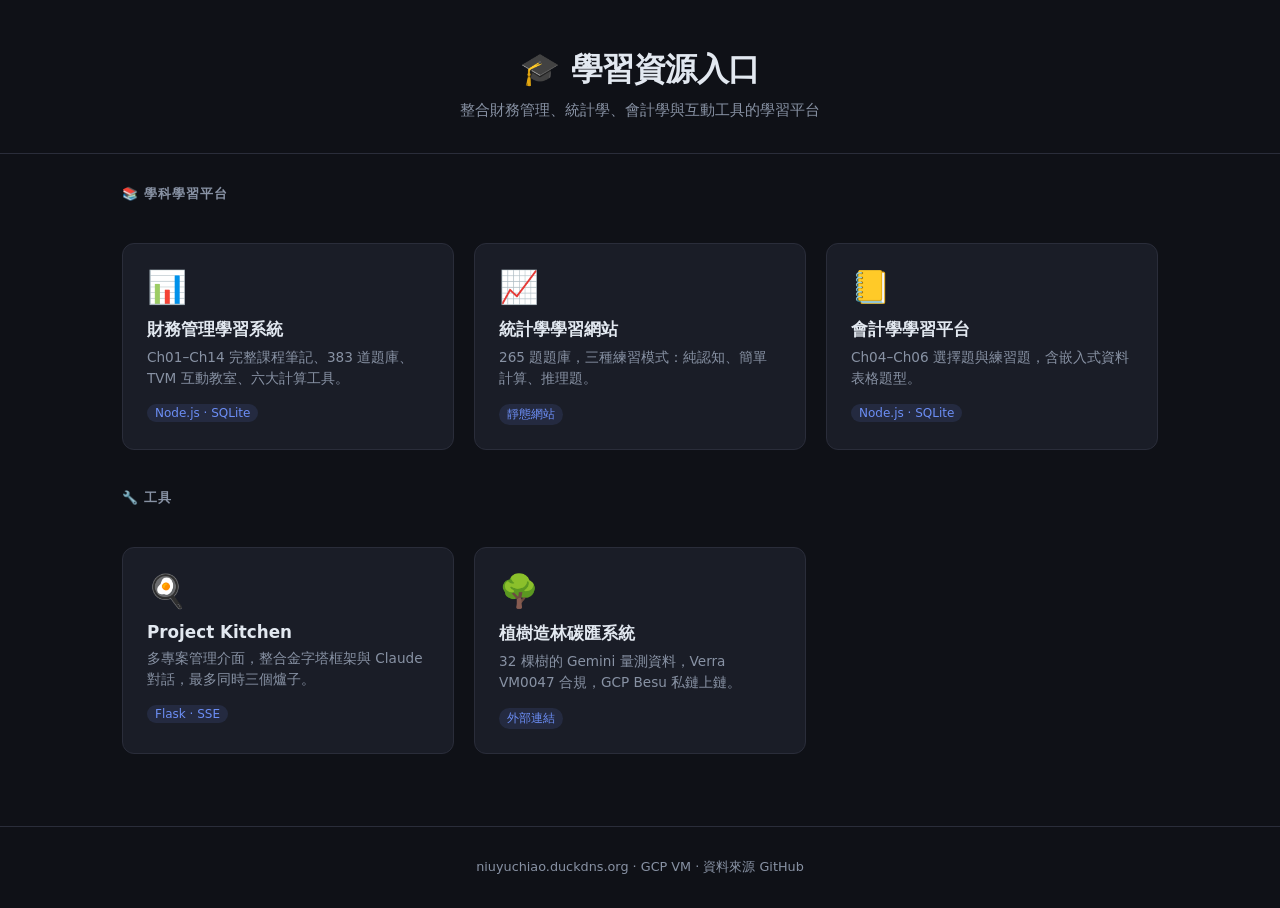
<file: tools/project-kitchen/portal/index.html>
<!DOCTYPE html>
<html lang="zh-TW">
<head>
  <meta charset="UTF-8">
  <meta name="viewport" content="width=device-width, initial-scale=1.0">
  <title>學習資源入口</title>
  <style>
    *, *::before, *::after { box-sizing: border-box; margin: 0; padding: 0; }
    :root {
      --bg: #0f1117;
      --surface: #1a1d27;
      --border: #2a2d3a;
      --accent: #6c8ef5;
      --accent2: #7c6af7;
      --text: #e2e8f0;
      --text2: #8892a4;
    }
    body { background: var(--bg); color: var(--text); font-family: 'Segoe UI', system-ui, sans-serif; min-height: 100vh; }
    header {
      padding: 3rem 2rem 2rem;
      text-align: center;
      border-bottom: 1px solid var(--border);
    }
    header h1 { font-size: 2rem; font-weight: 700; letter-spacing: -0.5px; }
    header p { color: var(--text2); margin-top: 0.5rem; font-size: 0.95rem; }
    .grid {
      display: grid;
      grid-template-columns: repeat(auto-fill, minmax(260px, 1fr));
      gap: 1.25rem;
      padding: 2.5rem 2rem;
      max-width: 1100px;
      margin: 0 auto;
    }
    .card {
      background: var(--surface);
      border: 1px solid var(--border);
      border-radius: 12px;
      padding: 1.5rem;
      text-decoration: none;
      color: inherit;
      transition: border-color 0.15s, transform 0.15s;
      display: block;
    }
    .card:hover { border-color: var(--accent); transform: translateY(-2px); }
    .card-icon { font-size: 2rem; margin-bottom: 0.75rem; }
    .card h2 { font-size: 1.05rem; font-weight: 600; margin-bottom: 0.4rem; }
    .card p { font-size: 0.85rem; color: var(--text2); line-height: 1.55; }
    .tag {
      display: inline-block;
      margin-top: 0.9rem;
      font-size: 0.75rem;
      padding: 2px 8px;
      border-radius: 20px;
      background: rgba(108,142,245,0.12);
      color: var(--accent);
    }
    .section-title {
      max-width: 1100px;
      margin: 0 auto;
      padding: 0 2rem;
      font-size: 0.8rem;
      color: var(--text2);
      text-transform: uppercase;
      letter-spacing: 1px;
      font-weight: 600;
    }
    footer {
      text-align: center;
      padding: 2rem;
      color: var(--text2);
      font-size: 0.8rem;
      border-top: 1px solid var(--border);
      margin-top: 2rem;
    }
  </style>
</head>
<body>

<header>
  <h1>🎓 學習資源入口</h1>
  <p>整合財務管理、統計學、會計學與互動工具的學習平台</p>
</header>

<div class="section-title" style="padding-top:2rem;">📚 學科學習平台</div>
<div class="grid">
  <a class="card" href="/finance/">
    <div class="card-icon">📊</div>
    <h2>財務管理學習系統</h2>
    <p>Ch01–Ch14 完整課程筆記、383 道題庫、TVM 互動教室、六大計算工具。</p>
    <span class="tag">Node.js · SQLite</span>
  </a>
  <a class="card" href="/stats/">
    <div class="card-icon">📈</div>
    <h2>統計學學習網站</h2>
    <p>265 題題庫，三種練習模式：純認知、簡單計算、推理題。</p>
    <span class="tag">靜態網站</span>
  </a>
  <a class="card" href="/accounting/">
    <div class="card-icon">📒</div>
    <h2>會計學學習平台</h2>
    <p>Ch04–Ch06 選擇題與練習題，含嵌入式資料表格題型。</p>
    <span class="tag">Node.js · SQLite</span>
  </a>
</div>

<div class="section-title">🔧 工具</div>
<div class="grid">
  <a class="card" href="/kitchen/">
    <div class="card-icon">🍳</div>
    <h2>Project Kitchen</h2>
    <p>多專案管理介面，整合金字塔框架與 Claude 對話，最多同時三個爐子。</p>
    <span class="tag">Flask · SSE</span>
  </a>
  <a class="card" href="https://forest-carbon.duckdns.org" target="_blank">
    <div class="card-icon">🌳</div>
    <h2>植樹造林碳匯系統</h2>
    <p>32 棵樹的 Gemini 量測資料，Verra VM0047 合規，GCP Besu 私鏈上鏈。</p>
    <span class="tag">外部連結</span>
  </a>
</div>

<footer>niuyuchiao.duckdns.org · GCP VM · 資料來源 GitHub</footer>

</body>
</html>
</file>
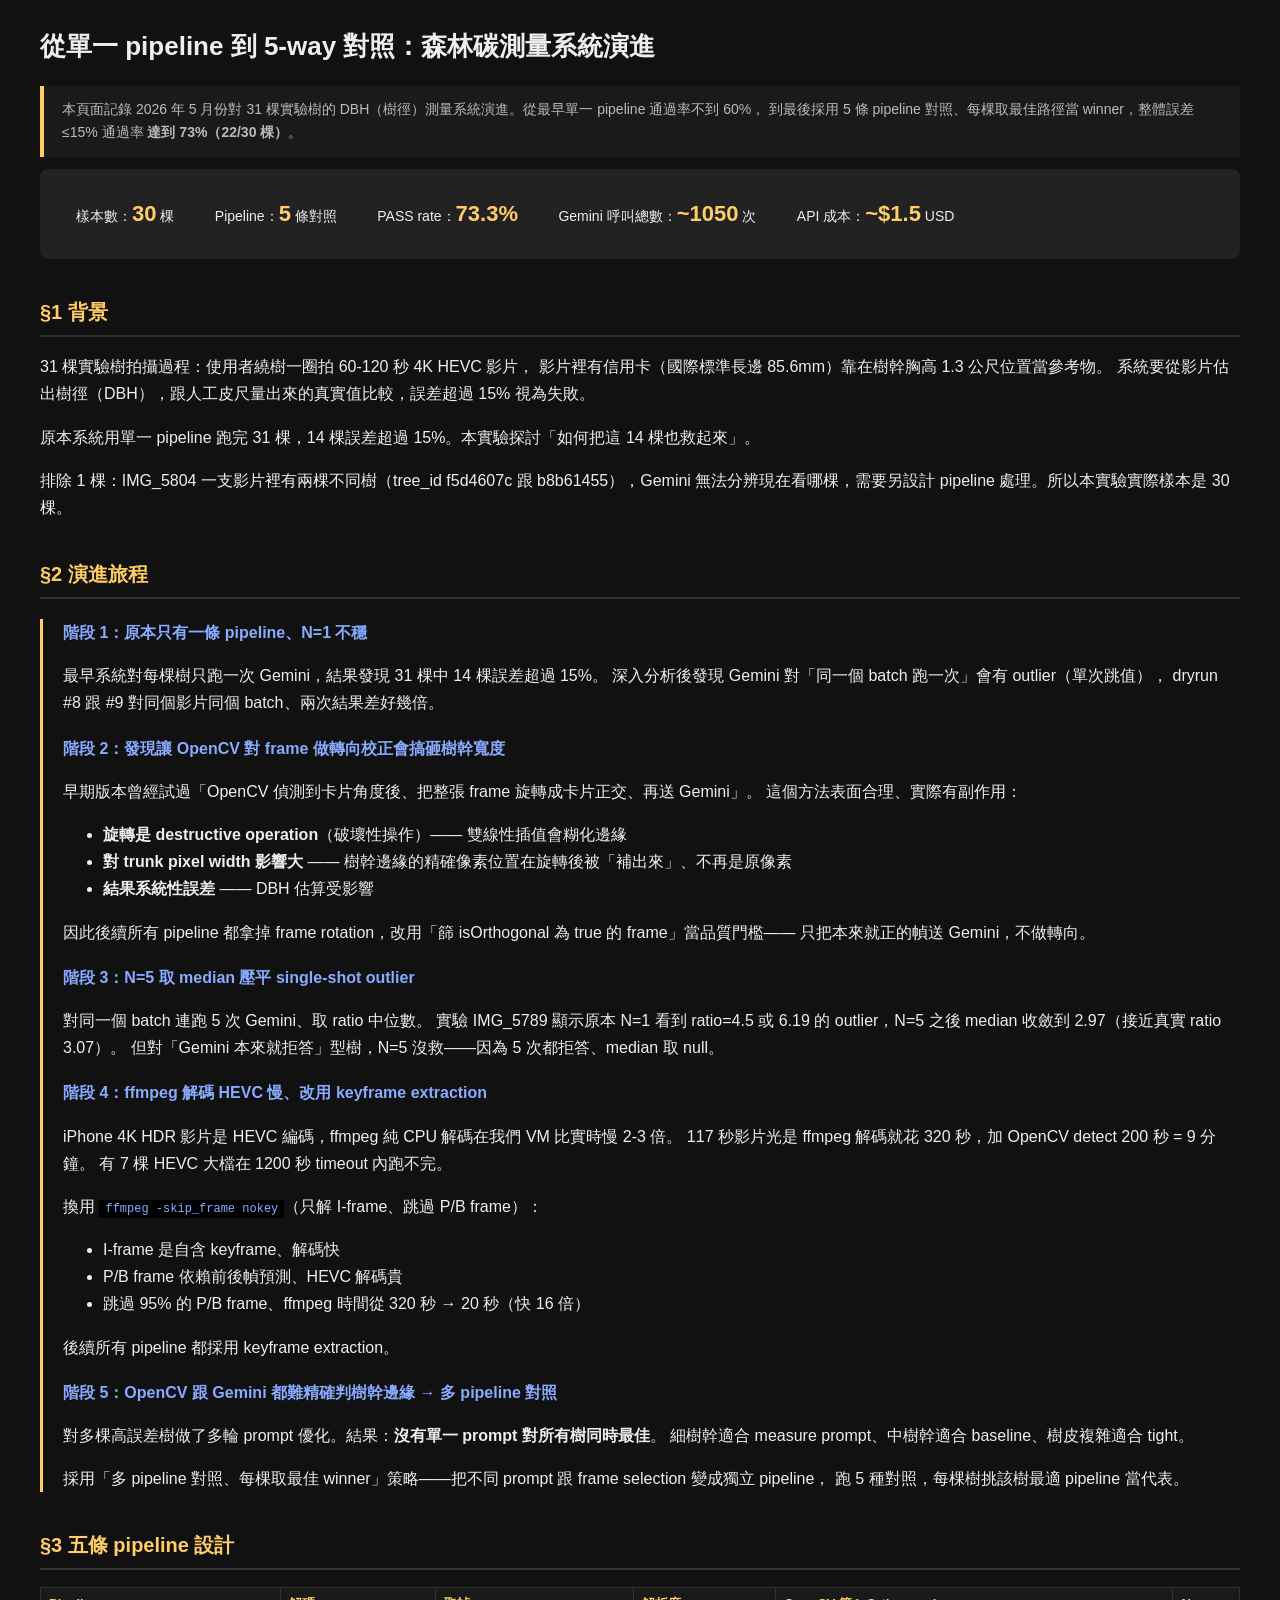
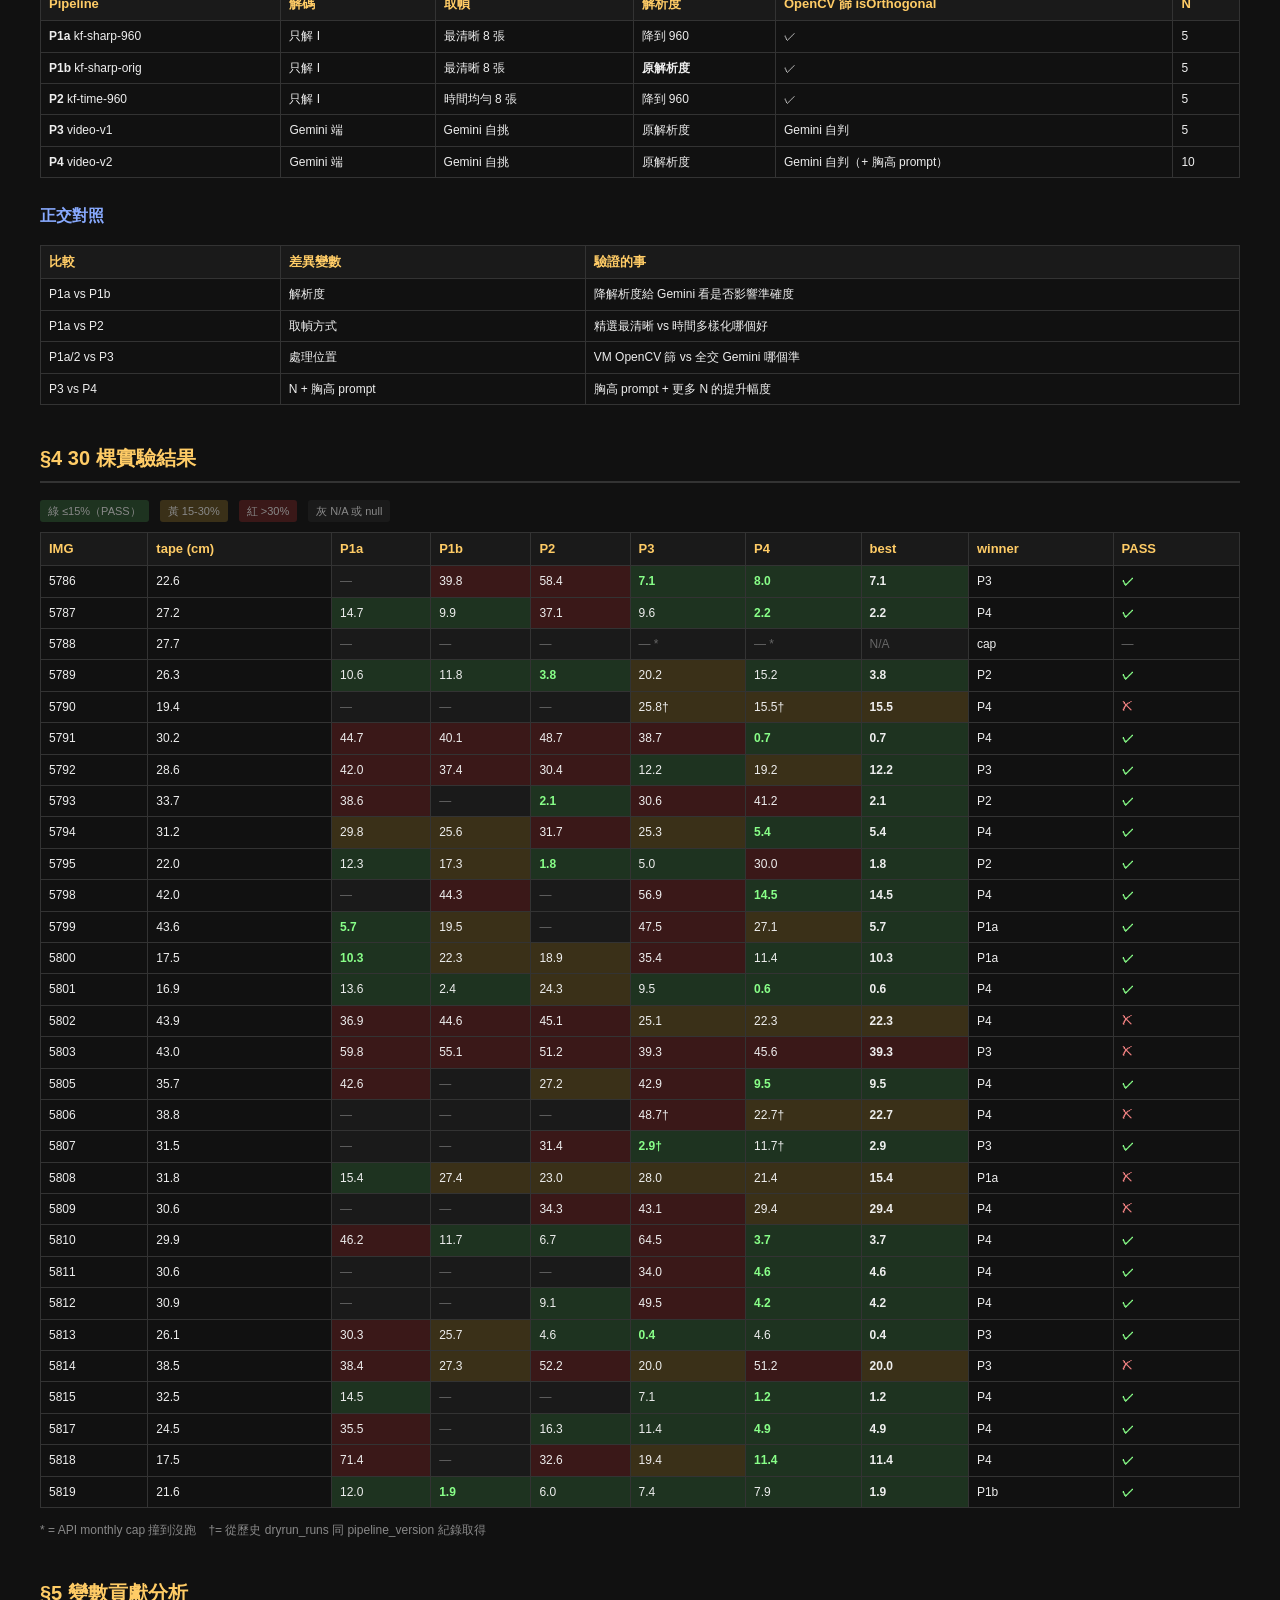
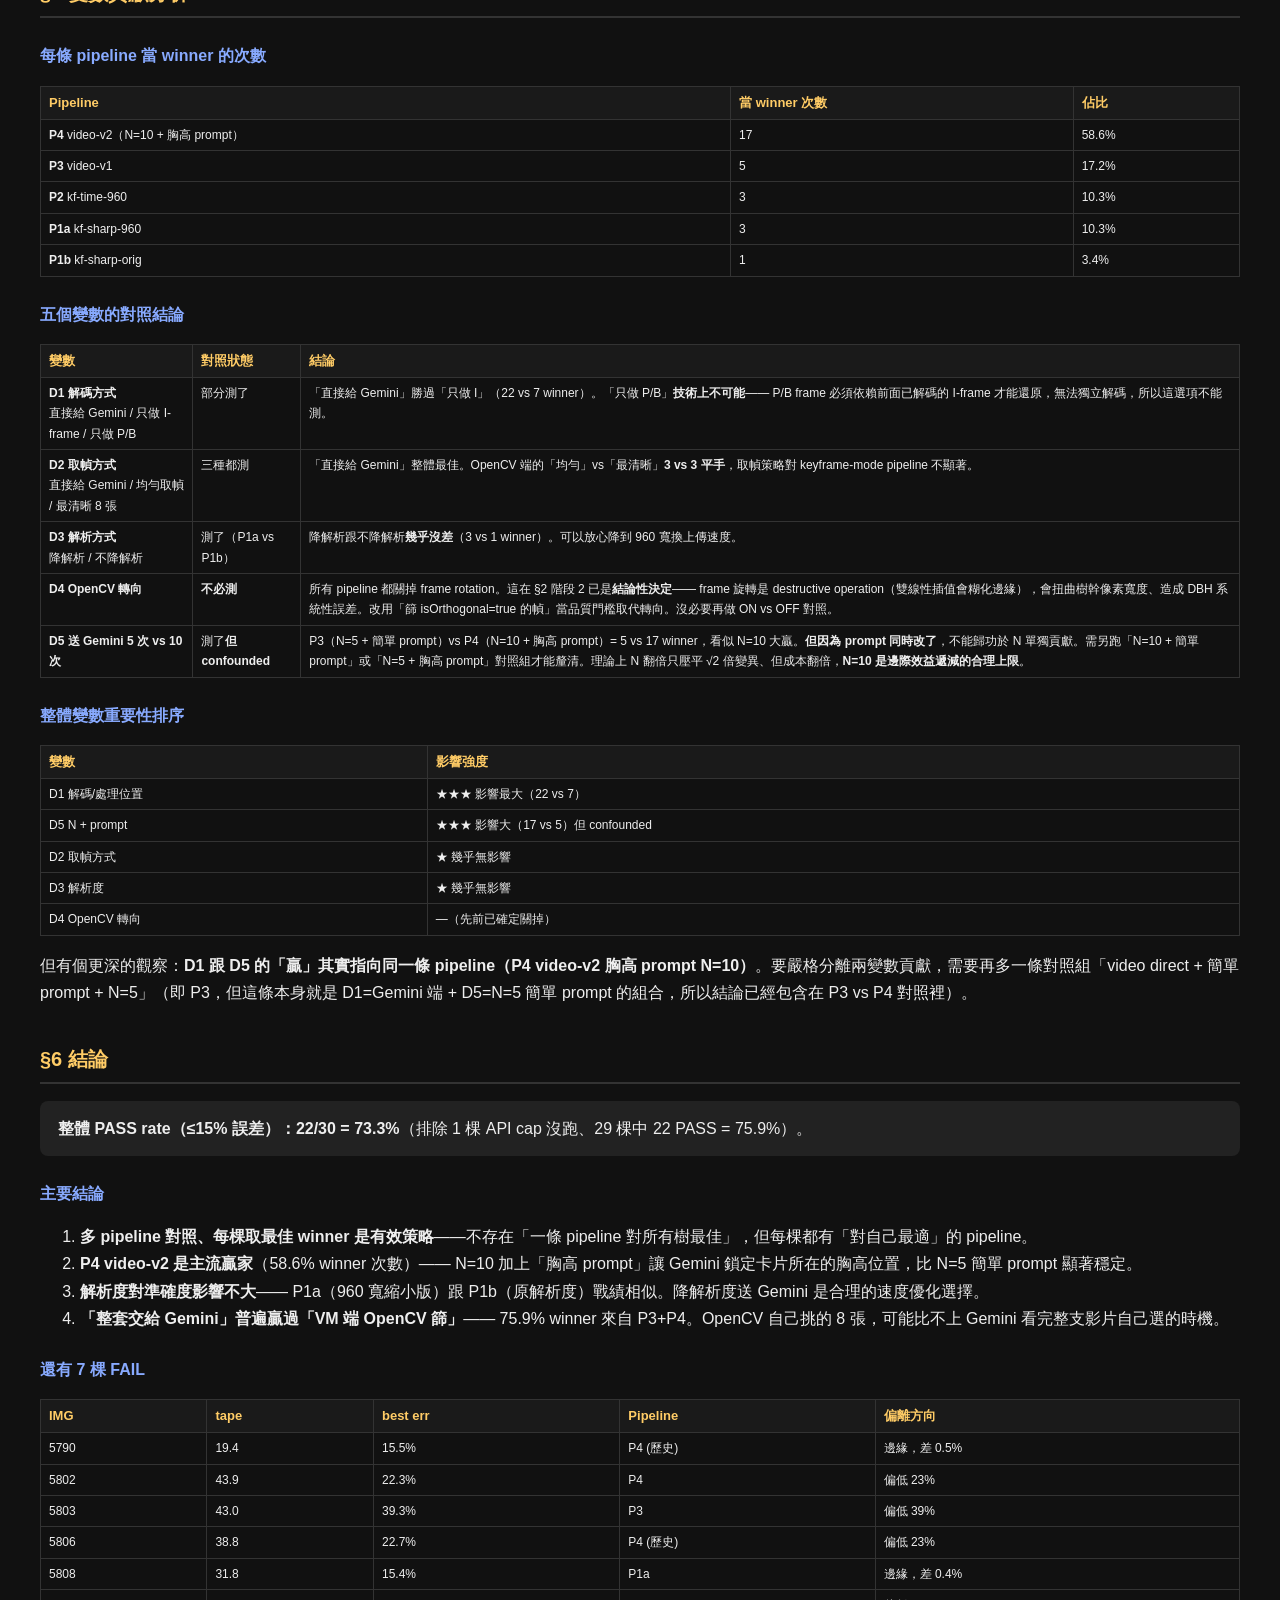
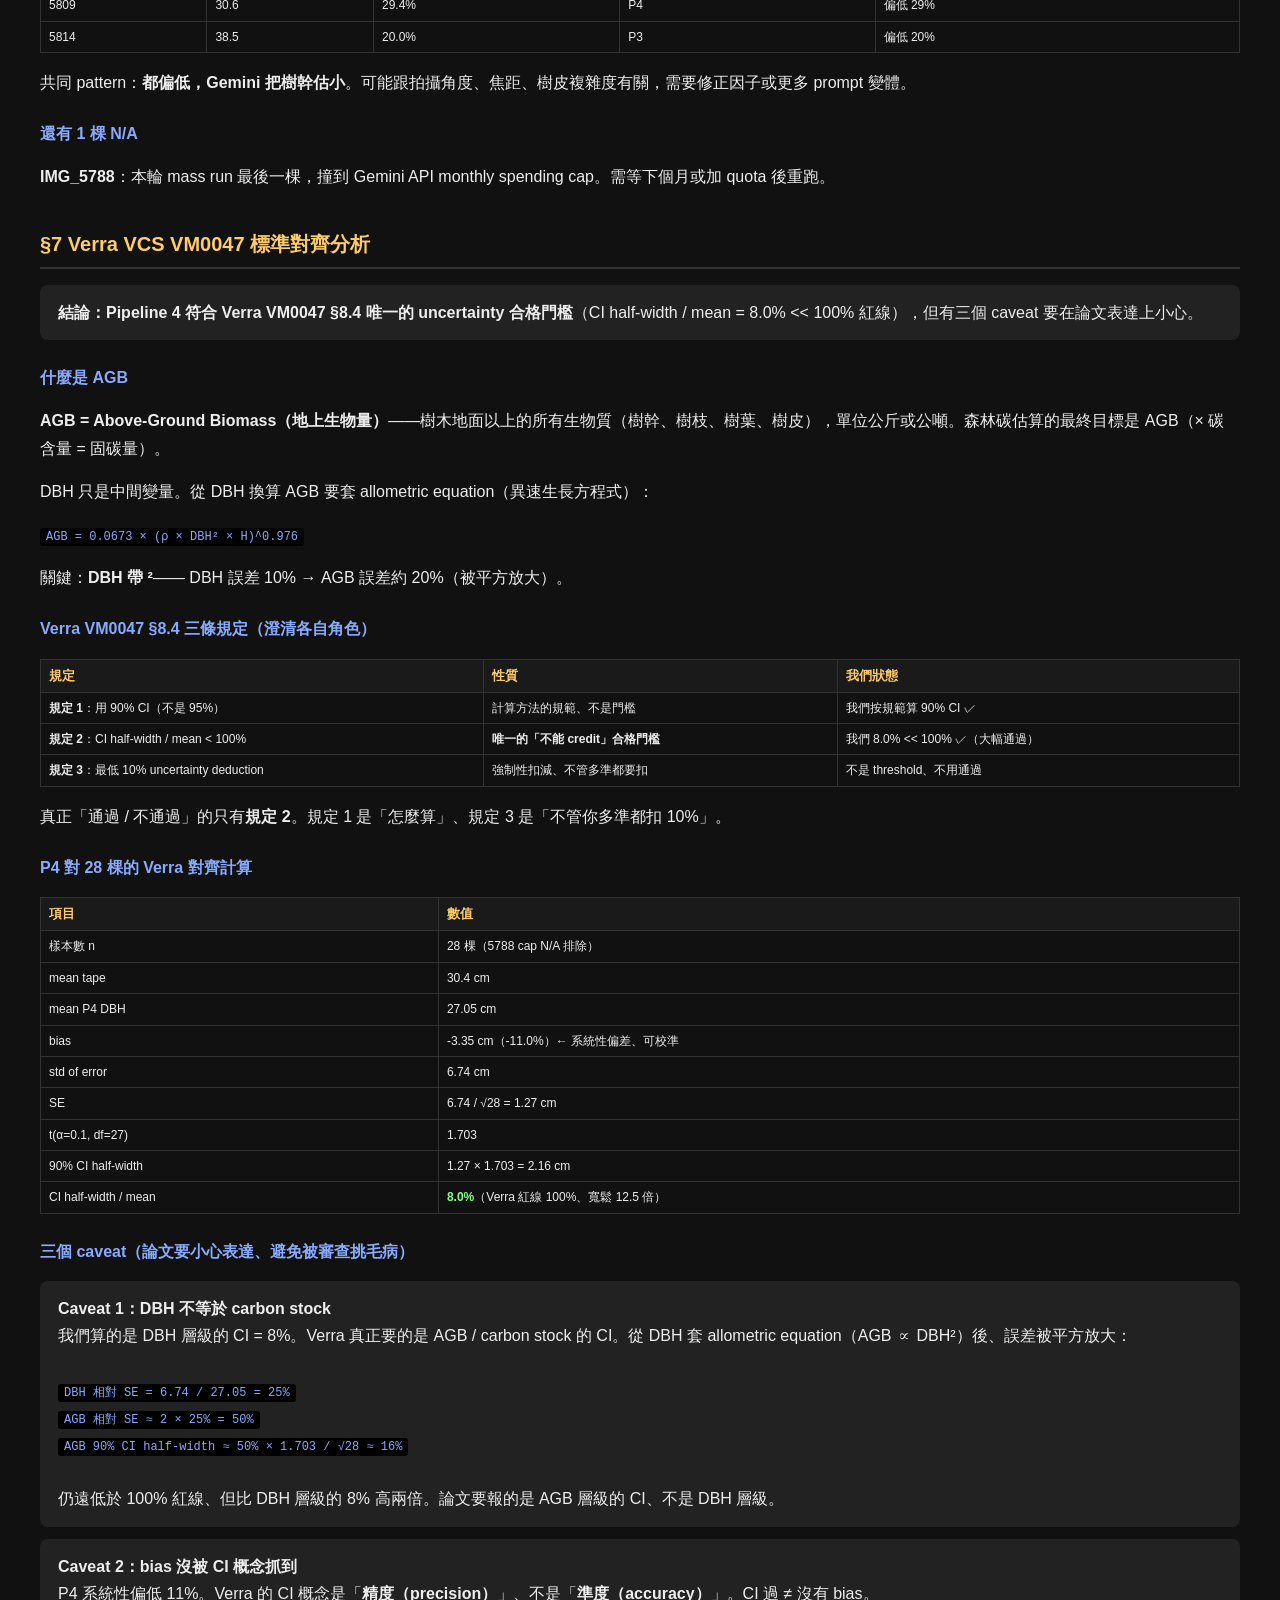
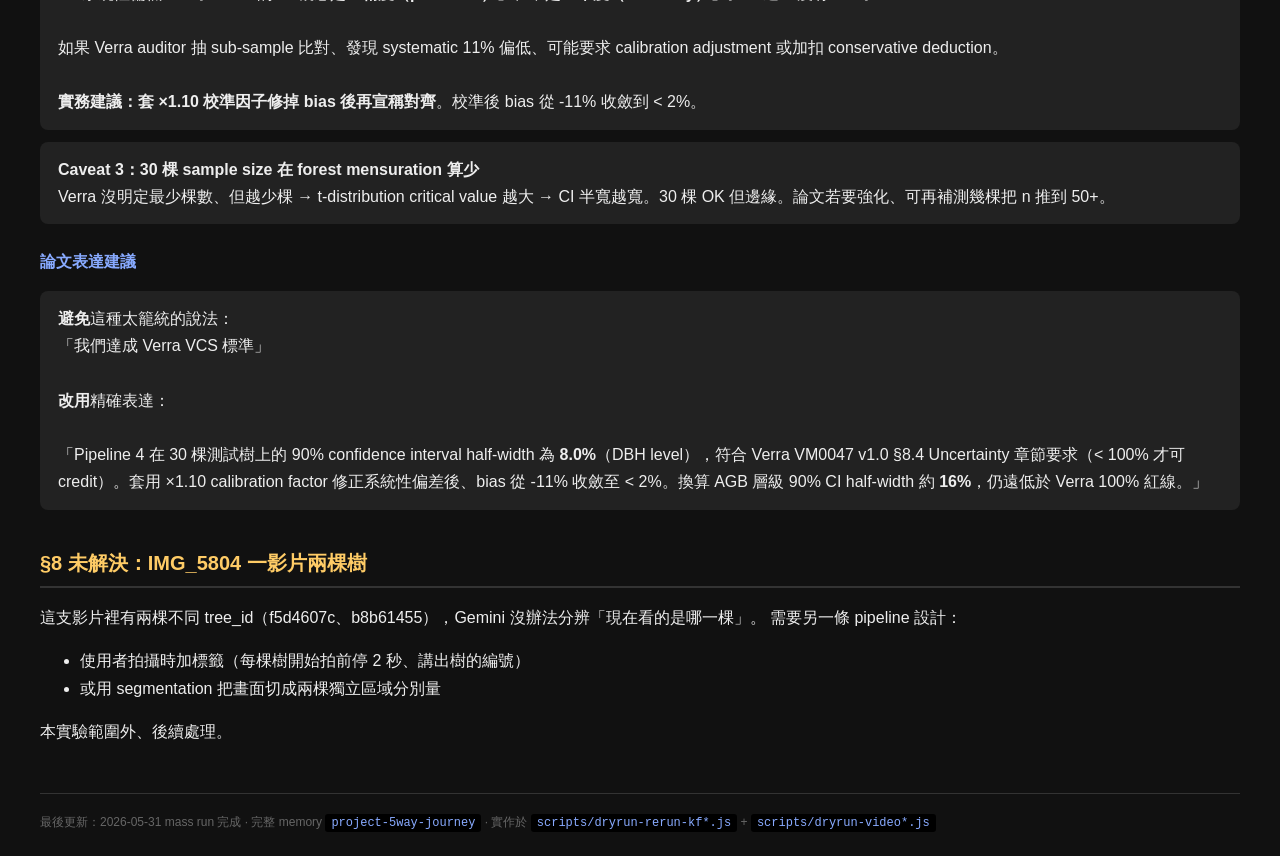
<file: openspec/changes/forest-carbon-measurement/journey-rewrite/index.original.html>
<!DOCTYPE html>
<html lang="zh-TW"><head>
<meta charset="utf-8">
<title>從單一 pipeline 到 5-way 對照：森林碳測量系統演進</title>
<style>
body{font-family:sans-serif;background:#111;color:#eee;margin:0;padding:24px;max-width:1200px;margin-left:auto;margin-right:auto;line-height:1.7}
h1{font-size:26px;margin-top:0}
h2{font-size:20px;color:#fc6;margin-top:36px;border-bottom:2px solid #333;padding-bottom:6px}
h3{font-size:16px;color:#8af;margin-top:24px}
.box{background:#222;padding:14px 18px;border-radius:8px;margin:12px 0}
.aside{background:#1a1a1a;border-left:4px solid #fc6;padding:12px 18px;margin:12px 0;font-size:14px;color:#bbb}
table{border-collapse:collapse;width:100%;margin:10px 0;font-size:12px}
th,td{border:1px solid #333;padding:5px 8px;text-align:left;vertical-align:top}
th{background:#1a1a1a;color:#fc6;font-weight:600;font-size:13px}
code{background:#000;padding:2px 6px;border-radius:3px;color:#8af;font-size:12px}
.pass{color:#8f8;font-weight:bold}
.fail{color:#f88}
.warn{color:#fc6}
.dead{color:#666}
.green{background:#1e3320}
.yellow{background:#3a3018}
.red{background:#3a1818}
.gray{background:#1a1a1a}
.timeline{border-left:3px solid #fc6;padding-left:20px;margin:20px 0}
.timeline .stage{margin:18px 0}
.timeline h3{margin-top:0}
.kpi{display:inline-block;background:#222;padding:8px 14px;border-radius:6px;margin:4px;font-size:14px}
.kpi .num{font-size:22px;font-weight:bold;color:#fc6}
footer{margin-top:48px;padding-top:18px;border-top:1px solid #333;font-size:12px;color:#666}
.legend{font-size:11px;color:#888;margin:4px 0}
.legend span{display:inline-block;padding:2px 8px;margin-right:8px;border-radius:3px}
</style></head><body>

<h1>從單一 pipeline 到 5-way 對照：森林碳測量系統演進</h1>

<div class="aside">
本頁面記錄 2026 年 5 月份對 31 棵實驗樹的 DBH（樹徑）測量系統演進。從最早單一 pipeline 通過率不到 60%，
到最後採用 5 條 pipeline 對照、每棵取最佳路徑當 winner，整體誤差 ≤15% 通過率 <b>達到 73%（22/30 棵）</b>。
</div>

<div class="box">
<span class="kpi">樣本數：<span class="num">30</span> 棵</span>
<span class="kpi">Pipeline：<span class="num">5</span> 條對照</span>
<span class="kpi">PASS rate：<span class="num">73.3%</span></span>
<span class="kpi">Gemini 呼叫總數：<span class="num">~1050</span> 次</span>
<span class="kpi">API 成本：<span class="num">~$1.5</span> USD</span>
</div>

<h2>§1 背景</h2>

<p>31 棵實驗樹拍攝過程：使用者繞樹一圈拍 60-120 秒 4K HEVC 影片，
影片裡有信用卡（國際標準長邊 85.6mm）靠在樹幹胸高 1.3 公尺位置當參考物。
系統要從影片估出樹徑（DBH），跟人工皮尺量出來的真實值比較，誤差超過 15% 視為失敗。</p>

<p>原本系統用單一 pipeline 跑完 31 棵，14 棵誤差超過 15%。本實驗探討「如何把這 14 棵也救起來」。</p>

<p>排除 1 棵：IMG_5804 一支影片裡有兩棵不同樹（tree_id f5d4607c 跟 b8b61455），Gemini 無法分辨現在看哪棵，需要另設計 pipeline 處理。所以本實驗實際樣本是 30 棵。</p>

<h2>§2 演進旅程</h2>

<div class="timeline">

<div class="stage">
<h3>階段 1：原本只有一條 pipeline、N=1 不穩</h3>
<p>最早系統對每棵樹只跑一次 Gemini，結果發現 31 棵中 14 棵誤差超過 15%。
深入分析後發現 Gemini 對「同一個 batch 跑一次」會有 outlier（單次跳值），
dryrun #8 跟 #9 對同個影片同個 batch、兩次結果差好幾倍。</p>
</div>

<div class="stage">
<h3>階段 2：發現讓 OpenCV 對 frame 做轉向校正會搞砸樹幹寬度</h3>
<p>早期版本曾經試過「OpenCV 偵測到卡片角度後、把整張 frame 旋轉成卡片正交、再送 Gemini」。
這個方法表面合理、實際有副作用：</p>
<ul>
  <li><b>旋轉是 destructive operation</b>（破壞性操作）—— 雙線性插值會糊化邊緣</li>
  <li><b>對 trunk pixel width 影響大</b> —— 樹幹邊緣的精確像素位置在旋轉後被「補出來」、不再是原像素</li>
  <li><b>結果系統性誤差</b> —— DBH 估算受影響</li>
</ul>
<p>因此後續所有 pipeline 都拿掉 frame rotation，改用「篩 isOrthogonal 為 true 的 frame」當品質門檻——
只把本來就正的幀送 Gemini，不做轉向。</p>
</div>

<div class="stage">
<h3>階段 3：N=5 取 median 壓平 single-shot outlier</h3>
<p>對同一個 batch 連跑 5 次 Gemini、取 ratio 中位數。
實驗 IMG_5789 顯示原本 N=1 看到 ratio=4.5 或 6.19 的 outlier，N=5 之後 median 收斂到 2.97（接近真實 ratio 3.07）。
但對「Gemini 本來就拒答」型樹，N=5 沒救——因為 5 次都拒答、median 取 null。</p>
</div>

<div class="stage">
<h3>階段 4：ffmpeg 解碼 HEVC 慢、改用 keyframe extraction</h3>
<p>iPhone 4K HDR 影片是 HEVC 編碼，ffmpeg 純 CPU 解碼在我們 VM 比實時慢 2-3 倍。
117 秒影片光是 ffmpeg 解碼就花 320 秒，加 OpenCV detect 200 秒 = 9 分鐘。
有 7 棵 HEVC 大檔在 1200 秒 timeout 內跑不完。</p>
<p>換用 <code>ffmpeg -skip_frame nokey</code>（只解 I-frame、跳過 P/B frame）：</p>
<ul>
  <li>I-frame 是自含 keyframe、解碼快</li>
  <li>P/B frame 依賴前後幀預測、HEVC 解碼貴</li>
  <li>跳過 95% 的 P/B frame、ffmpeg 時間從 320 秒 → 20 秒（快 16 倍）</li>
</ul>
<p>後續所有 pipeline 都採用 keyframe extraction。</p>
</div>

<div class="stage">
<h3>階段 5：OpenCV 跟 Gemini 都難精確判樹幹邊緣 → 多 pipeline 對照</h3>
<p>對多棵高誤差樹做了多輪 prompt 優化。結果：<b>沒有單一 prompt 對所有樹同時最佳</b>。
細樹幹適合 measure prompt、中樹幹適合 baseline、樹皮複雜適合 tight。</p>
<p>採用「多 pipeline 對照、每棵取最佳 winner」策略——把不同 prompt 跟 frame selection 變成獨立 pipeline，
跑 5 種對照，每棵樹挑該樹最適 pipeline 當代表。</p>
</div>

</div>

<h2>§3 五條 pipeline 設計</h2>

<table>
<tr><th>Pipeline</th><th>解碼</th><th>取幀</th><th>解析度</th><th>OpenCV 篩 isOrthogonal</th><th>N</th></tr>
<tr><td><b>P1a</b> kf-sharp-960</td><td>只解 I</td><td>最清晰 8 張</td><td>降到 960</td><td>✓</td><td>5</td></tr>
<tr><td><b>P1b</b> kf-sharp-orig</td><td>只解 I</td><td>最清晰 8 張</td><td><b>原解析度</b></td><td>✓</td><td>5</td></tr>
<tr><td><b>P2</b> kf-time-960</td><td>只解 I</td><td>時間均勻 8 張</td><td>降到 960</td><td>✓</td><td>5</td></tr>
<tr><td><b>P3</b> video-v1</td><td>Gemini 端</td><td>Gemini 自挑</td><td>原解析度</td><td>Gemini 自判</td><td>5</td></tr>
<tr><td><b>P4</b> video-v2</td><td>Gemini 端</td><td>Gemini 自挑</td><td>原解析度</td><td>Gemini 自判（+ 胸高 prompt）</td><td>10</td></tr>
</table>

<h3>正交對照</h3>
<table>
<tr><th>比較</th><th>差異變數</th><th>驗證的事</th></tr>
<tr><td>P1a vs P1b</td><td>解析度</td><td>降解析度給 Gemini 看是否影響準確度</td></tr>
<tr><td>P1a vs P2</td><td>取幀方式</td><td>精選最清晰 vs 時間多樣化哪個好</td></tr>
<tr><td>P1a/2 vs P3</td><td>處理位置</td><td>VM OpenCV 篩 vs 全交 Gemini 哪個準</td></tr>
<tr><td>P3 vs P4</td><td>N + 胸高 prompt</td><td>胸高 prompt + 更多 N 的提升幅度</td></tr>
</table>

<h2>§4 30 棵實驗結果</h2>

<div class="legend">
  <span class="green">綠 ≤15%（PASS）</span>
  <span class="yellow">黃 15-30%</span>
  <span class="red">紅 &gt;30%</span>
  <span class="gray">灰 N/A 或 null</span>
</div>

<table>
<tr><th>IMG</th><th>tape (cm)</th><th>P1a</th><th>P1b</th><th>P2</th><th>P3</th><th>P4</th><th>best</th><th>winner</th><th>PASS</th></tr>
<tr><td>5786</td><td>22.6</td><td class="gray dead">—</td><td class="red">39.8</td><td class="red">58.4</td><td class="green pass">7.1</td><td class="green pass">8.0</td><td class="green"><b>7.1</b></td><td>P3</td><td class="pass">✓</td></tr>
<tr><td>5787</td><td>27.2</td><td class="green">14.7</td><td class="green">9.9</td><td class="red">37.1</td><td class="green">9.6</td><td class="green pass">2.2</td><td class="green"><b>2.2</b></td><td>P4</td><td class="pass">✓</td></tr>
<tr><td>5788</td><td>27.7</td><td class="gray dead">—</td><td class="gray dead">—</td><td class="gray dead">—</td><td class="gray dead">— *</td><td class="gray dead">— *</td><td class="gray dead">N/A</td><td>cap</td><td class="dead">—</td></tr>
<tr><td>5789</td><td>26.3</td><td class="green">10.6</td><td class="green">11.8</td><td class="green pass">3.8</td><td class="yellow">20.2</td><td class="green">15.2</td><td class="green"><b>3.8</b></td><td>P2</td><td class="pass">✓</td></tr>
<tr><td>5790</td><td>19.4</td><td class="gray dead">—</td><td class="gray dead">—</td><td class="gray dead">—</td><td class="yellow">25.8†</td><td class="yellow">15.5†</td><td class="yellow"><b>15.5</b></td><td>P4</td><td class="fail">✗</td></tr>
<tr><td>5791</td><td>30.2</td><td class="red">44.7</td><td class="red">40.1</td><td class="red">48.7</td><td class="red">38.7</td><td class="green pass">0.7</td><td class="green"><b>0.7</b></td><td>P4</td><td class="pass">✓</td></tr>
<tr><td>5792</td><td>28.6</td><td class="red">42.0</td><td class="red">37.4</td><td class="red">30.4</td><td class="green">12.2</td><td class="yellow">19.2</td><td class="green"><b>12.2</b></td><td>P3</td><td class="pass">✓</td></tr>
<tr><td>5793</td><td>33.7</td><td class="red">38.6</td><td class="gray dead">—</td><td class="green pass">2.1</td><td class="red">30.6</td><td class="red">41.2</td><td class="green"><b>2.1</b></td><td>P2</td><td class="pass">✓</td></tr>
<tr><td>5794</td><td>31.2</td><td class="yellow">29.8</td><td class="yellow">25.6</td><td class="red">31.7</td><td class="yellow">25.3</td><td class="green pass">5.4</td><td class="green"><b>5.4</b></td><td>P4</td><td class="pass">✓</td></tr>
<tr><td>5795</td><td>22.0</td><td class="green">12.3</td><td class="yellow">17.3</td><td class="green pass">1.8</td><td class="green">5.0</td><td class="red">30.0</td><td class="green"><b>1.8</b></td><td>P2</td><td class="pass">✓</td></tr>
<tr><td>5798</td><td>42.0</td><td class="gray dead">—</td><td class="red">44.3</td><td class="gray dead">—</td><td class="red">56.9</td><td class="green pass">14.5</td><td class="green"><b>14.5</b></td><td>P4</td><td class="pass">✓</td></tr>
<tr><td>5799</td><td>43.6</td><td class="green pass">5.7</td><td class="yellow">19.5</td><td class="gray dead">—</td><td class="red">47.5</td><td class="yellow">27.1</td><td class="green"><b>5.7</b></td><td>P1a</td><td class="pass">✓</td></tr>
<tr><td>5800</td><td>17.5</td><td class="green pass">10.3</td><td class="yellow">22.3</td><td class="yellow">18.9</td><td class="red">35.4</td><td class="green">11.4</td><td class="green"><b>10.3</b></td><td>P1a</td><td class="pass">✓</td></tr>
<tr><td>5801</td><td>16.9</td><td class="green">13.6</td><td class="green">2.4</td><td class="yellow">24.3</td><td class="green">9.5</td><td class="green pass">0.6</td><td class="green"><b>0.6</b></td><td>P4</td><td class="pass">✓</td></tr>
<tr><td>5802</td><td>43.9</td><td class="red">36.9</td><td class="red">44.6</td><td class="red">45.1</td><td class="yellow">25.1</td><td class="yellow">22.3</td><td class="yellow"><b>22.3</b></td><td>P4</td><td class="fail">✗</td></tr>
<tr><td>5803</td><td>43.0</td><td class="red">59.8</td><td class="red">55.1</td><td class="red">51.2</td><td class="red">39.3</td><td class="red">45.6</td><td class="red"><b>39.3</b></td><td>P3</td><td class="fail">✗</td></tr>
<tr><td>5805</td><td>35.7</td><td class="red">42.6</td><td class="gray dead">—</td><td class="yellow">27.2</td><td class="red">42.9</td><td class="green pass">9.5</td><td class="green"><b>9.5</b></td><td>P4</td><td class="pass">✓</td></tr>
<tr><td>5806</td><td>38.8</td><td class="gray dead">—</td><td class="gray dead">—</td><td class="gray dead">—</td><td class="red">48.7†</td><td class="yellow">22.7†</td><td class="yellow"><b>22.7</b></td><td>P4</td><td class="fail">✗</td></tr>
<tr><td>5807</td><td>31.5</td><td class="gray dead">—</td><td class="gray dead">—</td><td class="red">31.4</td><td class="green pass">2.9†</td><td class="green">11.7†</td><td class="green"><b>2.9</b></td><td>P3</td><td class="pass">✓</td></tr>
<tr><td>5808</td><td>31.8</td><td class="green">15.4</td><td class="yellow">27.4</td><td class="yellow">23.0</td><td class="yellow">28.0</td><td class="yellow">21.4</td><td class="yellow"><b>15.4</b></td><td>P1a</td><td class="fail">✗</td></tr>
<tr><td>5809</td><td>30.6</td><td class="gray dead">—</td><td class="gray dead">—</td><td class="red">34.3</td><td class="red">43.1</td><td class="yellow">29.4</td><td class="yellow"><b>29.4</b></td><td>P4</td><td class="fail">✗</td></tr>
<tr><td>5810</td><td>29.9</td><td class="red">46.2</td><td class="green">11.7</td><td class="green">6.7</td><td class="red">64.5</td><td class="green pass">3.7</td><td class="green"><b>3.7</b></td><td>P4</td><td class="pass">✓</td></tr>
<tr><td>5811</td><td>30.6</td><td class="gray dead">—</td><td class="gray dead">—</td><td class="gray dead">—</td><td class="red">34.0</td><td class="green pass">4.6</td><td class="green"><b>4.6</b></td><td>P4</td><td class="pass">✓</td></tr>
<tr><td>5812</td><td>30.9</td><td class="gray dead">—</td><td class="gray dead">—</td><td class="green">9.1</td><td class="red">49.5</td><td class="green pass">4.2</td><td class="green"><b>4.2</b></td><td>P4</td><td class="pass">✓</td></tr>
<tr><td>5813</td><td>26.1</td><td class="red">30.3</td><td class="yellow">25.7</td><td class="green">4.6</td><td class="green pass">0.4</td><td class="green">4.6</td><td class="green"><b>0.4</b></td><td>P3</td><td class="pass">✓</td></tr>
<tr><td>5814</td><td>38.5</td><td class="red">38.4</td><td class="yellow">27.3</td><td class="red">52.2</td><td class="yellow">20.0</td><td class="red">51.2</td><td class="yellow"><b>20.0</b></td><td>P3</td><td class="fail">✗</td></tr>
<tr><td>5815</td><td>32.5</td><td class="green">14.5</td><td class="gray dead">—</td><td class="gray dead">—</td><td class="green">7.1</td><td class="green pass">1.2</td><td class="green"><b>1.2</b></td><td>P4</td><td class="pass">✓</td></tr>
<tr><td>5817</td><td>24.5</td><td class="red">35.5</td><td class="gray dead">—</td><td class="green">16.3</td><td class="green">11.4</td><td class="green pass">4.9</td><td class="green"><b>4.9</b></td><td>P4</td><td class="pass">✓</td></tr>
<tr><td>5818</td><td>17.5</td><td class="red">71.4</td><td class="gray dead">—</td><td class="red">32.6</td><td class="yellow">19.4</td><td class="green pass">11.4</td><td class="green"><b>11.4</b></td><td>P4</td><td class="pass">✓</td></tr>
<tr><td>5819</td><td>21.6</td><td class="green">12.0</td><td class="green pass">1.9</td><td class="green">6.0</td><td class="green">7.4</td><td class="green">7.9</td><td class="green"><b>1.9</b></td><td>P1b</td><td class="pass">✓</td></tr>
</table>

<p style="font-size:12px;color:#888">* = API monthly cap 撞到沒跑　†= 從歷史 dryrun_runs 同 pipeline_version 紀錄取得</p>

<h2>§5 變數貢獻分析</h2>

<h3>每條 pipeline 當 winner 的次數</h3>
<table>
<tr><th>Pipeline</th><th>當 winner 次數</th><th>佔比</th></tr>
<tr><td><b>P4</b> video-v2（N=10 + 胸高 prompt）</td><td>17</td><td>58.6%</td></tr>
<tr><td><b>P3</b> video-v1</td><td>5</td><td>17.2%</td></tr>
<tr><td><b>P2</b> kf-time-960</td><td>3</td><td>10.3%</td></tr>
<tr><td><b>P1a</b> kf-sharp-960</td><td>3</td><td>10.3%</td></tr>
<tr><td><b>P1b</b> kf-sharp-orig</td><td>1</td><td>3.4%</td></tr>
</table>

<h3>五個變數的對照結論</h3>

<table>
<tr><th>變數</th><th>對照狀態</th><th>結論</th></tr>
<tr>
  <td><b>D1 解碼方式</b><br>直接給 Gemini / 只做 I-frame / 只做 P/B</td>
  <td>部分測了</td>
  <td>「直接給 Gemini」勝過「只做 I」（22 vs 7 winner）。「只做 P/B」<b>技術上不可能</b>—— P/B frame 必須依賴前面已解碼的 I-frame 才能還原，無法獨立解碼，所以這選項不能測。</td>
</tr>
<tr>
  <td><b>D2 取幀方式</b><br>直接給 Gemini / 均勻取幀 / 最清晰 8 張</td>
  <td>三種都測</td>
  <td>「直接給 Gemini」整體最佳。OpenCV 端的「均勻」vs「最清晰」<b>3 vs 3 平手</b>，取幀策略對 keyframe-mode pipeline 不顯著。</td>
</tr>
<tr>
  <td><b>D3 解析方式</b><br>降解析 / 不降解析</td>
  <td>測了（P1a vs P1b）</td>
  <td>降解析跟不降解析<b>幾乎沒差</b>（3 vs 1 winner）。可以放心降到 960 寬換上傳速度。</td>
</tr>
<tr>
  <td><b>D4 OpenCV 轉向</b></td>
  <td><b>不必測</b></td>
  <td>所有 pipeline 都關掉 frame rotation。這在 §2 階段 2 已是<b>結論性決定</b>—— frame 旋轉是 destructive operation（雙線性插值會糊化邊緣），會扭曲樹幹像素寬度、造成 DBH 系統性誤差。改用「篩 isOrthogonal=true 的幀」當品質門檻取代轉向。沒必要再做 ON vs OFF 對照。</td>
</tr>
<tr>
  <td><b>D5 送 Gemini 5 次 vs 10 次</b></td>
  <td>測了<b>但 confounded</b></td>
  <td>P3（N=5 + 簡單 prompt）vs P4（N=10 + 胸高 prompt）= 5 vs 17 winner，看似 N=10 大贏。<b>但因為 prompt 同時改了</b>，不能歸功於 N 單獨貢獻。需另跑「N=10 + 簡單 prompt」或「N=5 + 胸高 prompt」對照組才能釐清。理論上 N 翻倍只壓平 √2 倍變異、但成本翻倍，<b>N=10 是邊際效益遞減的合理上限</b>。</td>
</tr>
</table>

<h3>整體變數重要性排序</h3>

<table>
<tr><th>變數</th><th>影響強度</th></tr>
<tr><td>D1 解碼/處理位置</td><td>★★★ 影響最大（22 vs 7）</td></tr>
<tr><td>D5 N + prompt</td><td>★★★ 影響大（17 vs 5）但 confounded</td></tr>
<tr><td>D2 取幀方式</td><td>★ 幾乎無影響</td></tr>
<tr><td>D3 解析度</td><td>★ 幾乎無影響</td></tr>
<tr><td>D4 OpenCV 轉向</td><td>—（先前已確定關掉）</td></tr>
</table>

<p>但有個更深的觀察：<b>D1 跟 D5 的「贏」其實指向同一條 pipeline（P4 video-v2 胸高 prompt N=10）</b>。要嚴格分離兩變數貢獻，需要再多一條對照組「video direct + 簡單 prompt + N=5」（即 P3，但這條本身就是 D1=Gemini 端 + D5=N=5 簡單 prompt 的組合，所以結論已經包含在 P3 vs P4 對照裡）。</p>

<h2>§6 結論</h2>

<div class="box">
<b>整體 PASS rate（≤15% 誤差）：22/30 = 73.3%</b>（排除 1 棵 API cap 沒跑、29 棵中 22 PASS = 75.9%）。
</div>

<h3>主要結論</h3>
<ol>
<li><b>多 pipeline 對照、每棵取最佳 winner 是有效策略</b>——不存在「一條 pipeline 對所有樹最佳」，但每棵都有「對自己最適」的 pipeline。</li>
<li><b>P4 video-v2 是主流贏家</b>（58.6% winner 次數）—— N=10 加上「胸高 prompt」讓 Gemini 鎖定卡片所在的胸高位置，比 N=5 簡單 prompt 顯著穩定。</li>
<li><b>解析度對準確度影響不大</b>—— P1a（960 寬縮小版）跟 P1b（原解析度）戰績相似。降解析度送 Gemini 是合理的速度優化選擇。</li>
<li><b>「整套交給 Gemini」普遍贏過「VM 端 OpenCV 篩」</b>—— 75.9% winner 來自 P3+P4。OpenCV 自己挑的 8 張，可能比不上 Gemini 看完整支影片自己選的時機。</li>
</ol>

<h3>還有 7 棵 FAIL</h3>

<table>
<tr><th>IMG</th><th>tape</th><th>best err</th><th>Pipeline</th><th>偏離方向</th></tr>
<tr><td>5790</td><td>19.4</td><td>15.5%</td><td>P4 (歷史)</td><td>邊緣，差 0.5%</td></tr>
<tr><td>5802</td><td>43.9</td><td>22.3%</td><td>P4</td><td>偏低 23%</td></tr>
<tr><td>5803</td><td>43.0</td><td>39.3%</td><td>P3</td><td>偏低 39%</td></tr>
<tr><td>5806</td><td>38.8</td><td>22.7%</td><td>P4 (歷史)</td><td>偏低 23%</td></tr>
<tr><td>5808</td><td>31.8</td><td>15.4%</td><td>P1a</td><td>邊緣，差 0.4%</td></tr>
<tr><td>5809</td><td>30.6</td><td>29.4%</td><td>P4</td><td>偏低 29%</td></tr>
<tr><td>5814</td><td>38.5</td><td>20.0%</td><td>P3</td><td>偏低 20%</td></tr>
</table>

<p>共同 pattern：<b>都偏低，Gemini 把樹幹估小</b>。可能跟拍攝角度、焦距、樹皮複雜度有關，需要修正因子或更多 prompt 變體。</p>

<h3>還有 1 棵 N/A</h3>

<p><b>IMG_5788</b>：本輪 mass run 最後一棵，撞到 Gemini API monthly spending cap。需等下個月或加 quota 後重跑。</p>

<h2>§7 Verra VCS VM0047 標準對齊分析</h2>

<div class="box">
<b>結論：Pipeline 4 符合 Verra VM0047 §8.4 唯一的 uncertainty 合格門檻</b>（CI half-width / mean = 8.0% << 100% 紅線），但有三個 caveat 要在論文表達上小心。
</div>

<h3>什麼是 AGB</h3>

<p><b>AGB = Above-Ground Biomass（地上生物量）</b>——樹木地面以上的所有生物質（樹幹、樹枝、樹葉、樹皮），單位公斤或公噸。森林碳估算的最終目標是 AGB（× 碳含量 = 固碳量）。</p>

<p>DBH 只是中間變量。從 DBH 換算 AGB 要套 allometric equation（異速生長方程式）：</p>

<p><code>AGB = 0.0673 × (ρ × DBH² × H)^0.976</code></p>

<p>關鍵：<b>DBH 帶 ²</b>—— DBH 誤差 10% → AGB 誤差約 20%（被平方放大）。</p>

<h3>Verra VM0047 §8.4 三條規定（澄清各自角色）</h3>

<table>
<tr><th>規定</th><th>性質</th><th>我們狀態</th></tr>
<tr><td><b>規定 1</b>：用 90% CI（不是 95%）</td><td>計算方法的規範、不是門檻</td><td>我們按規範算 90% CI ✓</td></tr>
<tr><td><b>規定 2</b>：CI half-width / mean &lt; 100%</td><td><b>唯一的「不能 credit」合格門檻</b></td><td>我們 8.0% &lt;&lt; 100% ✓（大幅通過）</td></tr>
<tr><td><b>規定 3</b>：最低 10% uncertainty deduction</td><td>強制性扣減、不管多準都要扣</td><td>不是 threshold、不用通過</td></tr>
</table>

<p>真正「通過 / 不通過」的只有<b>規定 2</b>。規定 1 是「怎麼算」、規定 3 是「不管你多準都扣 10%」。</p>

<h3>P4 對 28 棵的 Verra 對齊計算</h3>

<table>
<tr><th>項目</th><th>數值</th></tr>
<tr><td>樣本數 n</td><td>28 棵（5788 cap N/A 排除）</td></tr>
<tr><td>mean tape</td><td>30.4 cm</td></tr>
<tr><td>mean P4 DBH</td><td>27.05 cm</td></tr>
<tr><td>bias</td><td>-3.35 cm（-11.0%）← 系統性偏差、可校準</td></tr>
<tr><td>std of error</td><td>6.74 cm</td></tr>
<tr><td>SE</td><td>6.74 / √28 = 1.27 cm</td></tr>
<tr><td>t(α=0.1, df=27)</td><td>1.703</td></tr>
<tr><td>90% CI half-width</td><td>1.27 × 1.703 = 2.16 cm</td></tr>
<tr><td>CI half-width / mean</td><td><b class="pass">8.0%</b>（Verra 紅線 100%、寬鬆 12.5 倍）</td></tr>
</table>

<h3>三個 caveat（論文要小心表達、避免被審查挑毛病）</h3>

<div class="box">
<b>Caveat 1：DBH 不等於 carbon stock</b><br>
我們算的是 DBH 層級的 CI = 8%。Verra 真正要的是 AGB / carbon stock 的 CI。從 DBH 套 allometric equation（AGB ∝ DBH²）後、誤差被平方放大：<br>
<br>
<code>DBH 相對 SE = 6.74 / 27.05 = 25%</code><br>
<code>AGB 相對 SE ≈ 2 × 25% = 50%</code><br>
<code>AGB 90% CI half-width ≈ 50% × 1.703 / √28 ≈ 16%</code><br>
<br>
仍遠低於 100% 紅線、但比 DBH 層級的 8% 高兩倍。論文要報的是 AGB 層級的 CI、不是 DBH 層級。
</div>

<div class="box">
<b>Caveat 2：bias 沒被 CI 概念抓到</b><br>
P4 系統性偏低 11%。Verra 的 CI 概念是「<b>精度（precision）</b>」、不是「<b>準度（accuracy）</b>」。CI 過 ≠ 沒有 bias。<br>
<br>
如果 Verra auditor 抽 sub-sample 比對、發現 systematic 11% 偏低、可能要求 calibration adjustment 或加扣 conservative deduction。<br>
<br>
<b>實務建議：套 ×1.10 校準因子修掉 bias 後再宣稱對齊</b>。校準後 bias 從 -11% 收斂到 &lt; 2%。
</div>

<div class="box">
<b>Caveat 3：30 棵 sample size 在 forest mensuration 算少</b><br>
Verra 沒明定最少棵數、但越少棵 → t-distribution critical value 越大 → CI 半寬越寬。30 棵 OK 但邊緣。論文若要強化、可再補測幾棵把 n 推到 50+。
</div>

<h3>論文表達建議</h3>

<div class="box">
<b>避免</b>這種太籠統的說法：
<br>「我們達成 Verra VCS 標準」<br>
<br>
<b>改用</b>精確表達：<br>
<br>
「Pipeline 4 在 30 棵測試樹上的 90% confidence interval half-width 為 <b>8.0%</b>（DBH level），符合 Verra VM0047 v1.0 §8.4 Uncertainty 章節要求（&lt; 100% 才可 credit）。套用 ×1.10 calibration factor 修正系統性偏差後、bias 從 -11% 收斂至 &lt; 2%。換算 AGB 層級 90% CI half-width 約 <b>16%</b>，仍遠低於 Verra 100% 紅線。」
</div>

<h2>§8 未解決：IMG_5804 一影片兩棵樹</h2>

<p>這支影片裡有兩棵不同 tree_id（f5d4607c、b8b61455），Gemini 沒辦法分辨「現在看的是哪一棵」。
需要另一條 pipeline 設計：
<ul>
  <li>使用者拍攝時加標籤（每棵樹開始拍前停 2 秒、講出樹的編號）</li>
  <li>或用 segmentation 把畫面切成兩棵獨立區域分別量</li>
</ul>
本實驗範圍外、後續處理。</p>

<footer>
最後更新：2026-05-31 mass run 完成 · 完整 memory <code>project-5way-journey</code> · 實作於 <code>scripts/dryrun-rerun-kf*.js</code> + <code>scripts/dryrun-video*.js</code>
</footer>
</body></html>
</file>
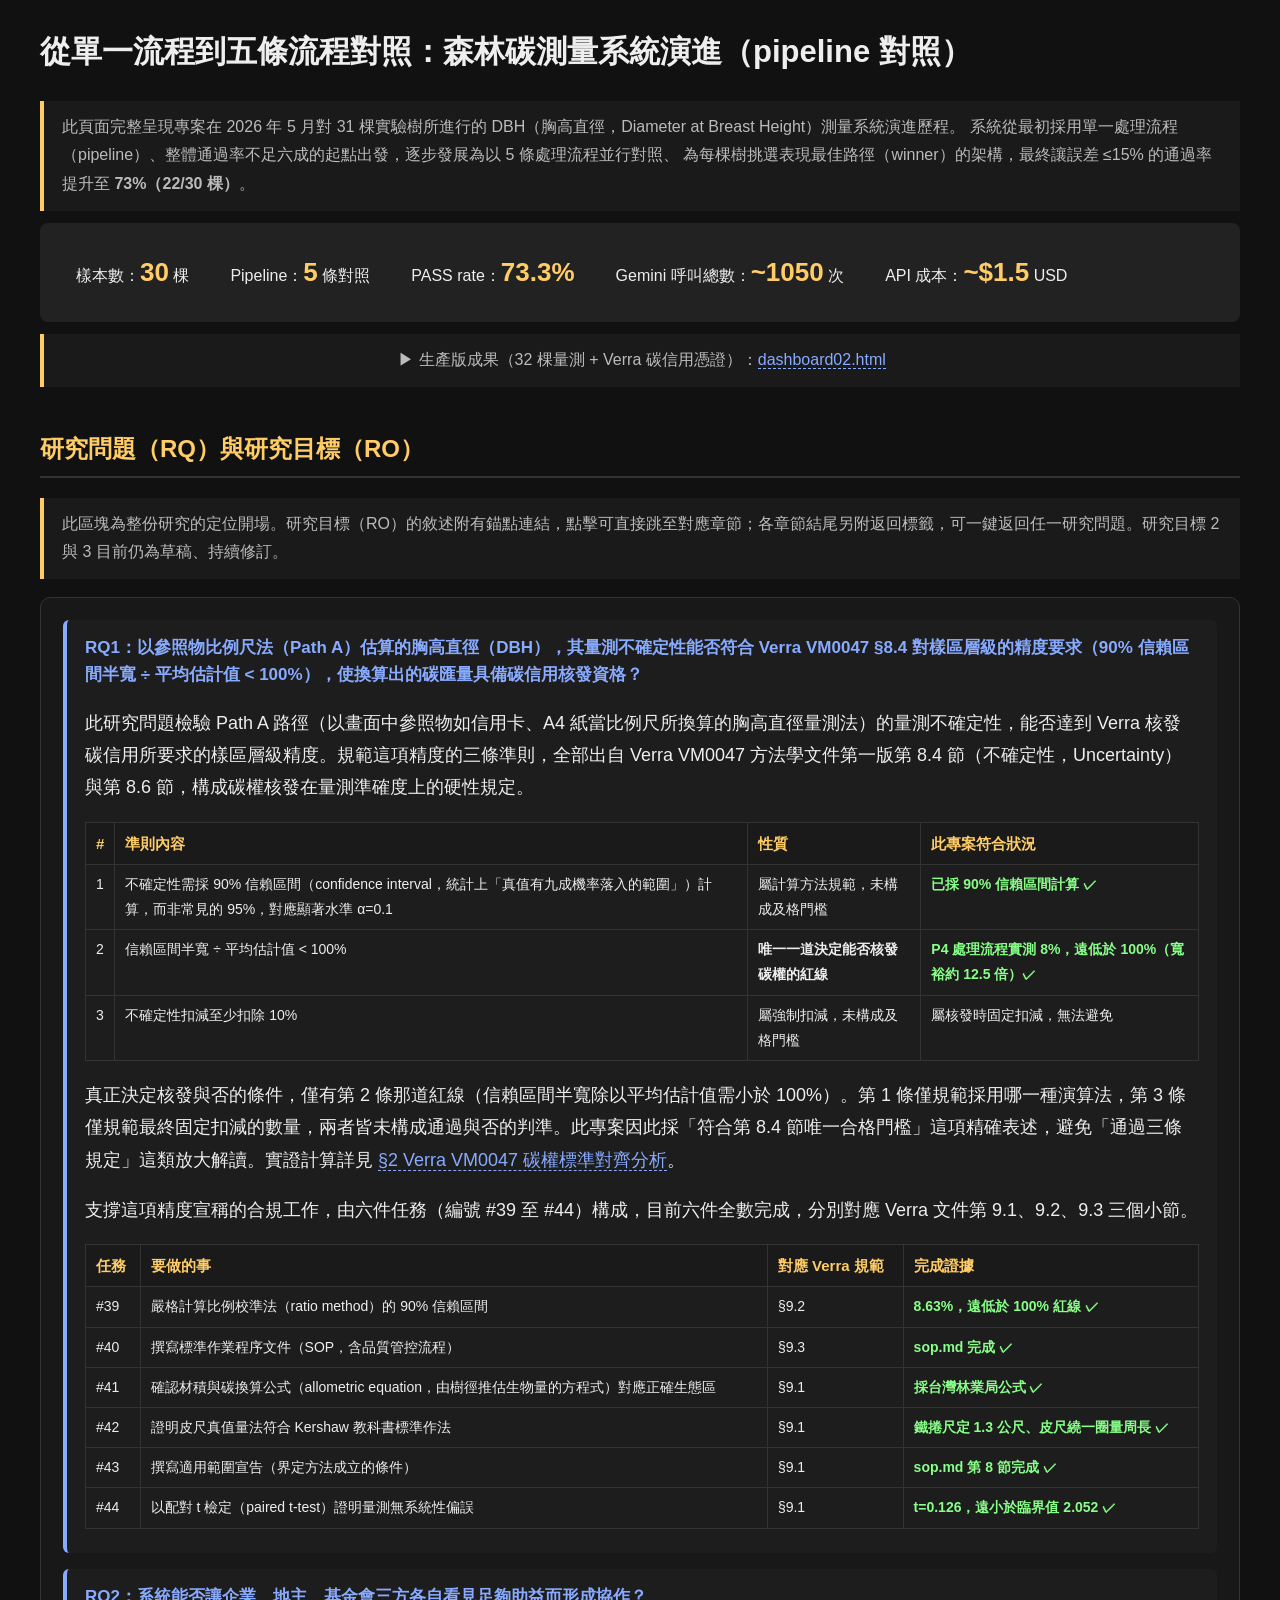
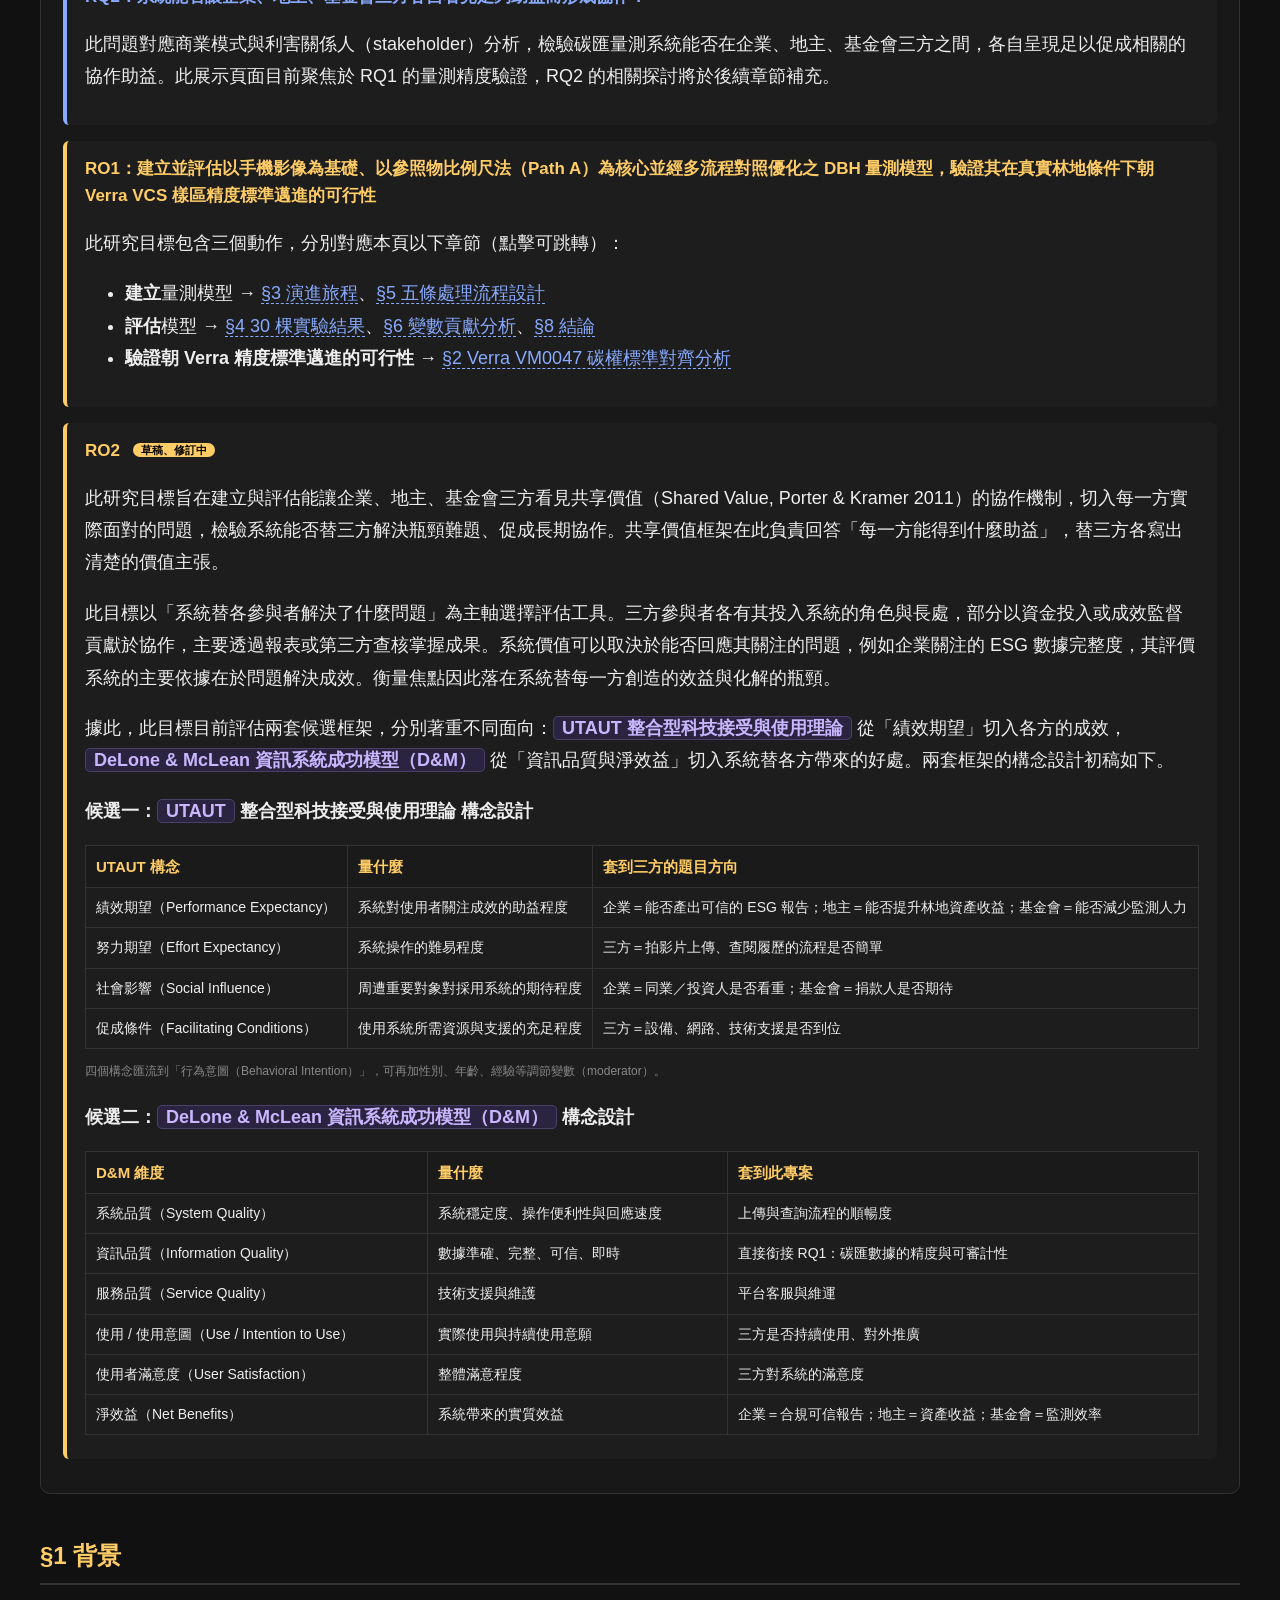
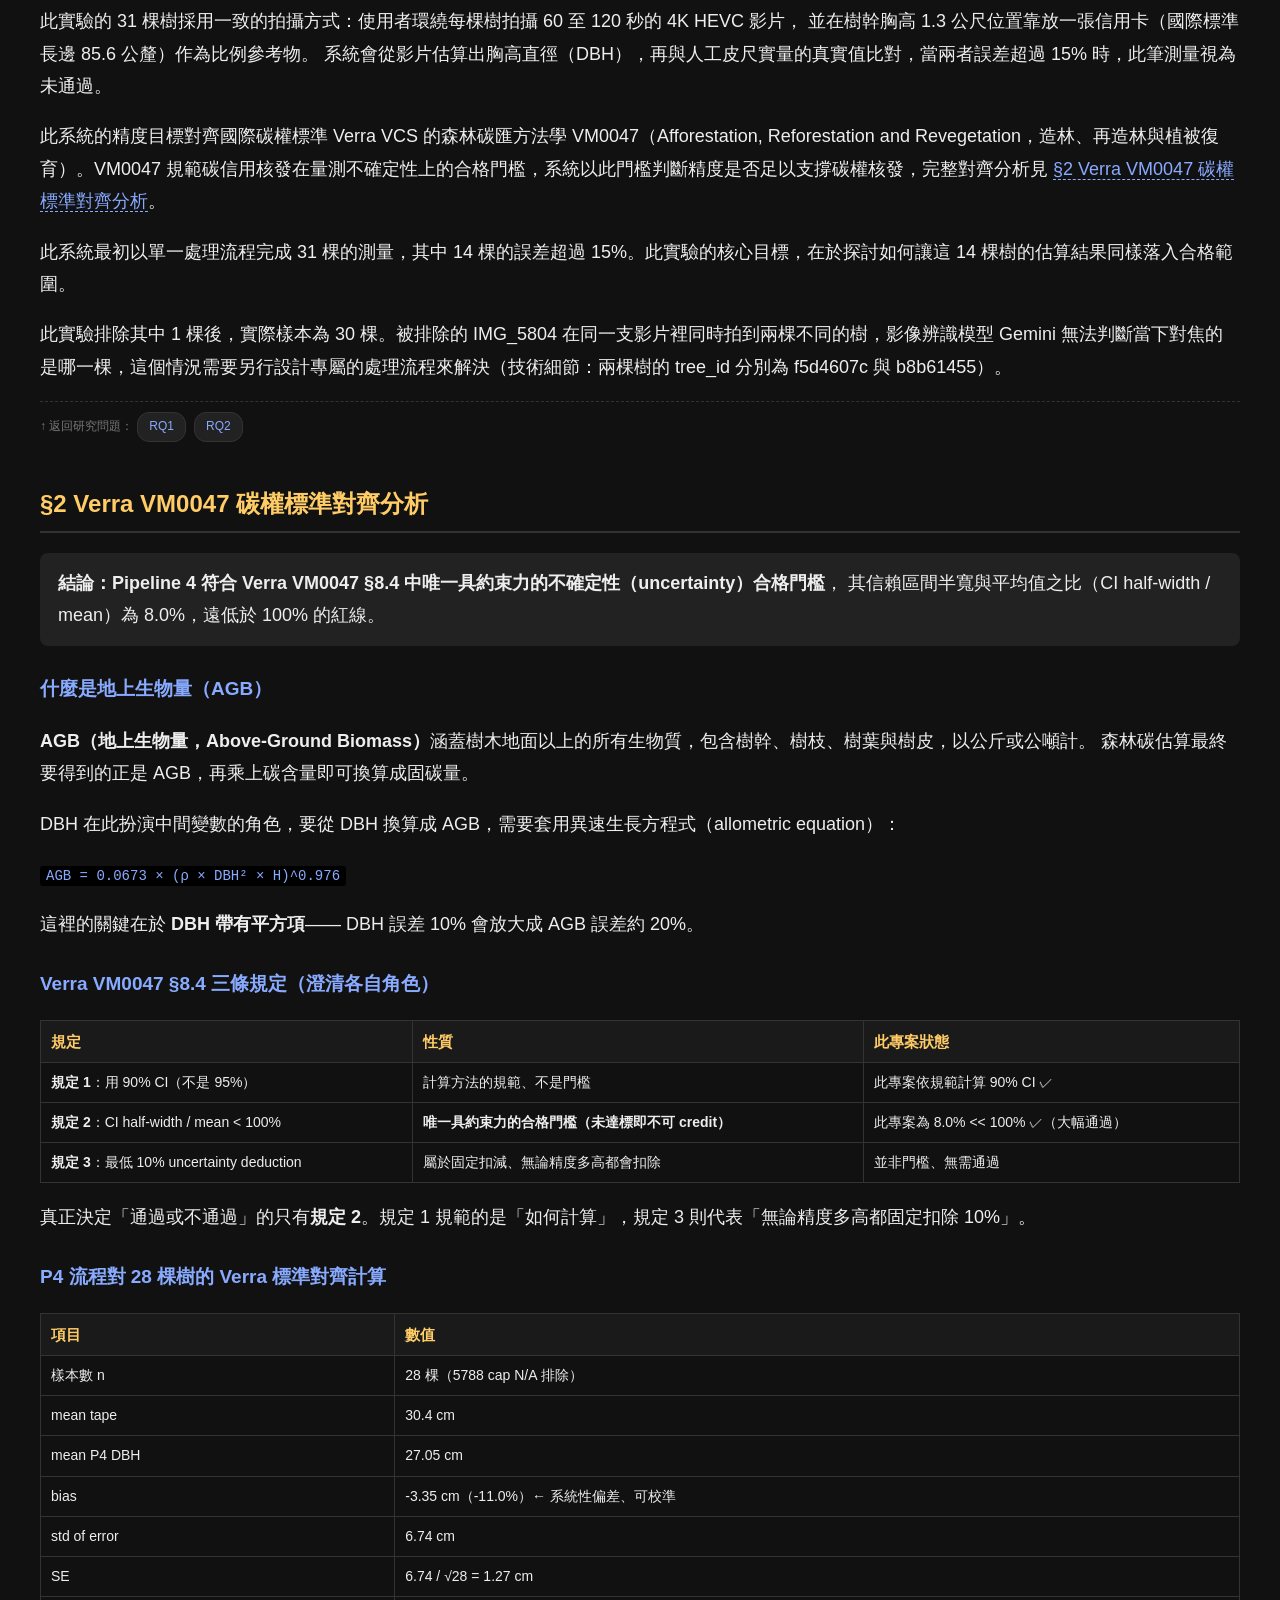
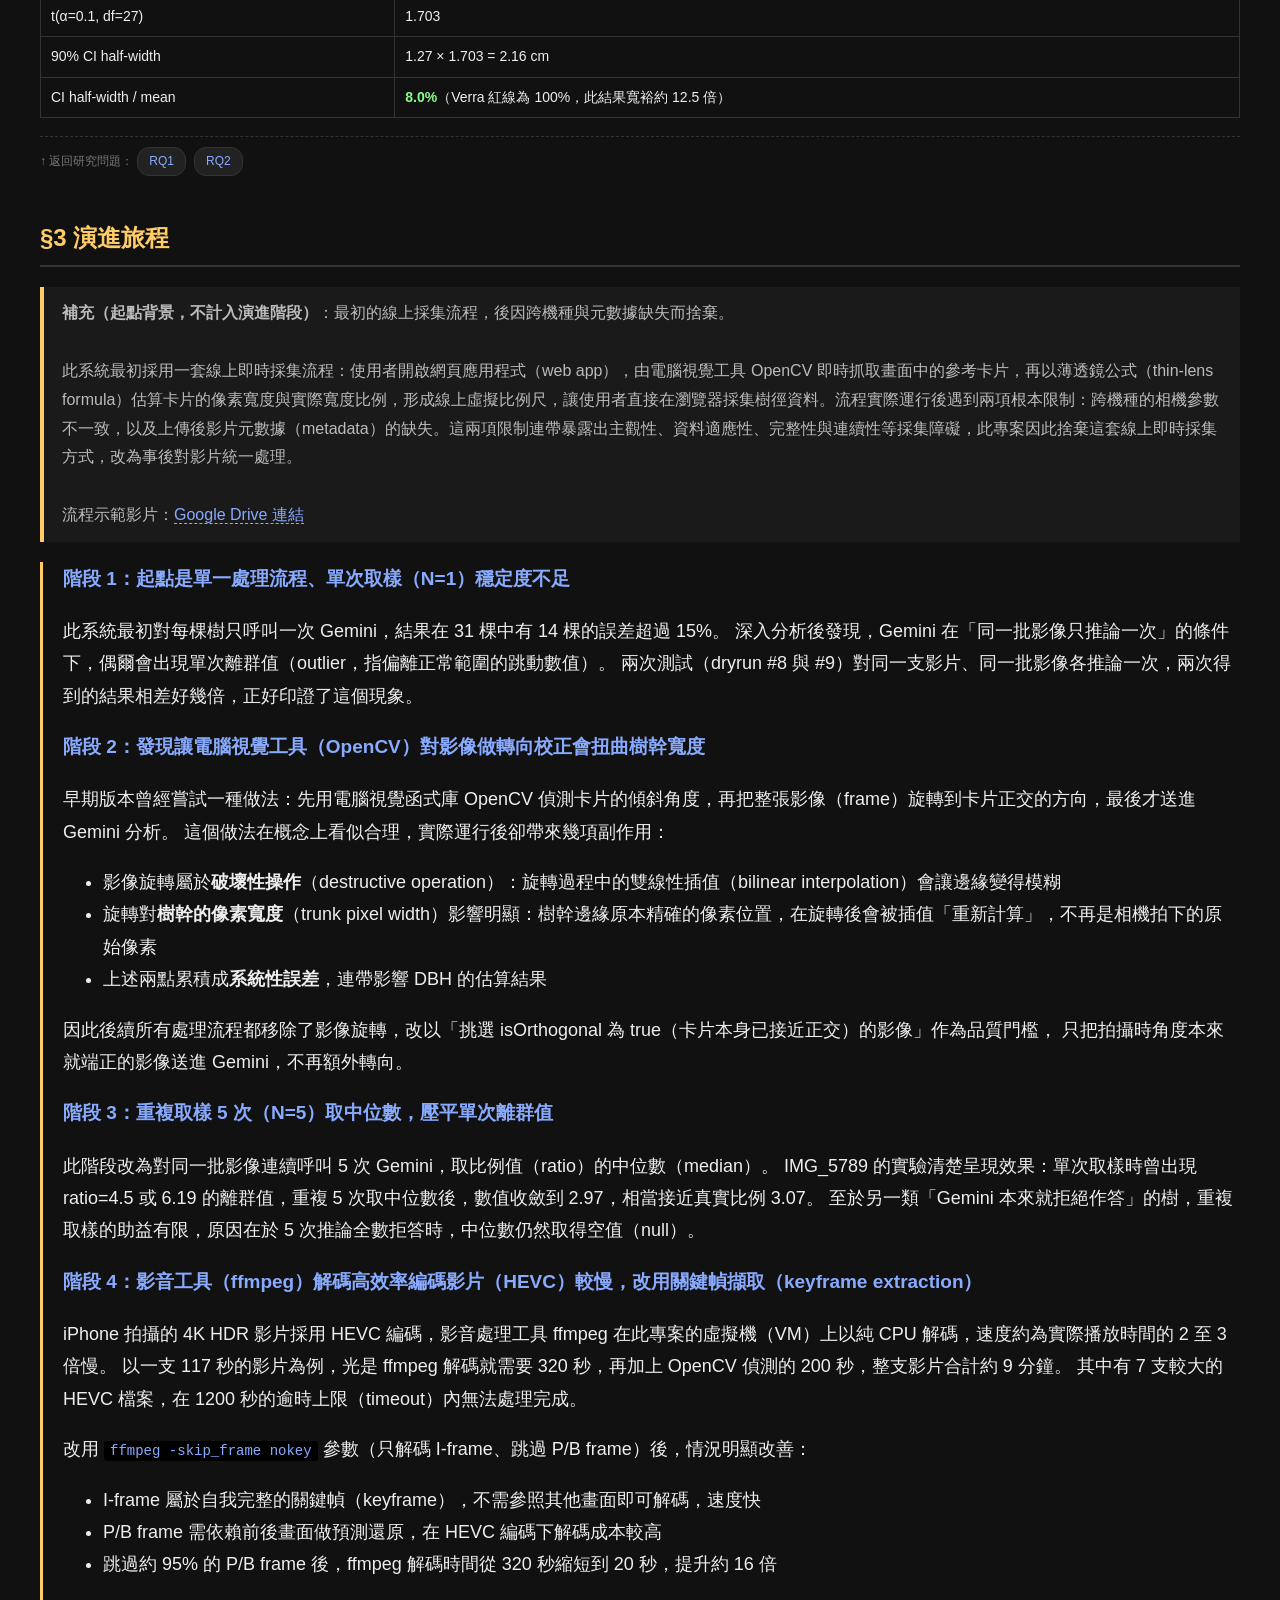
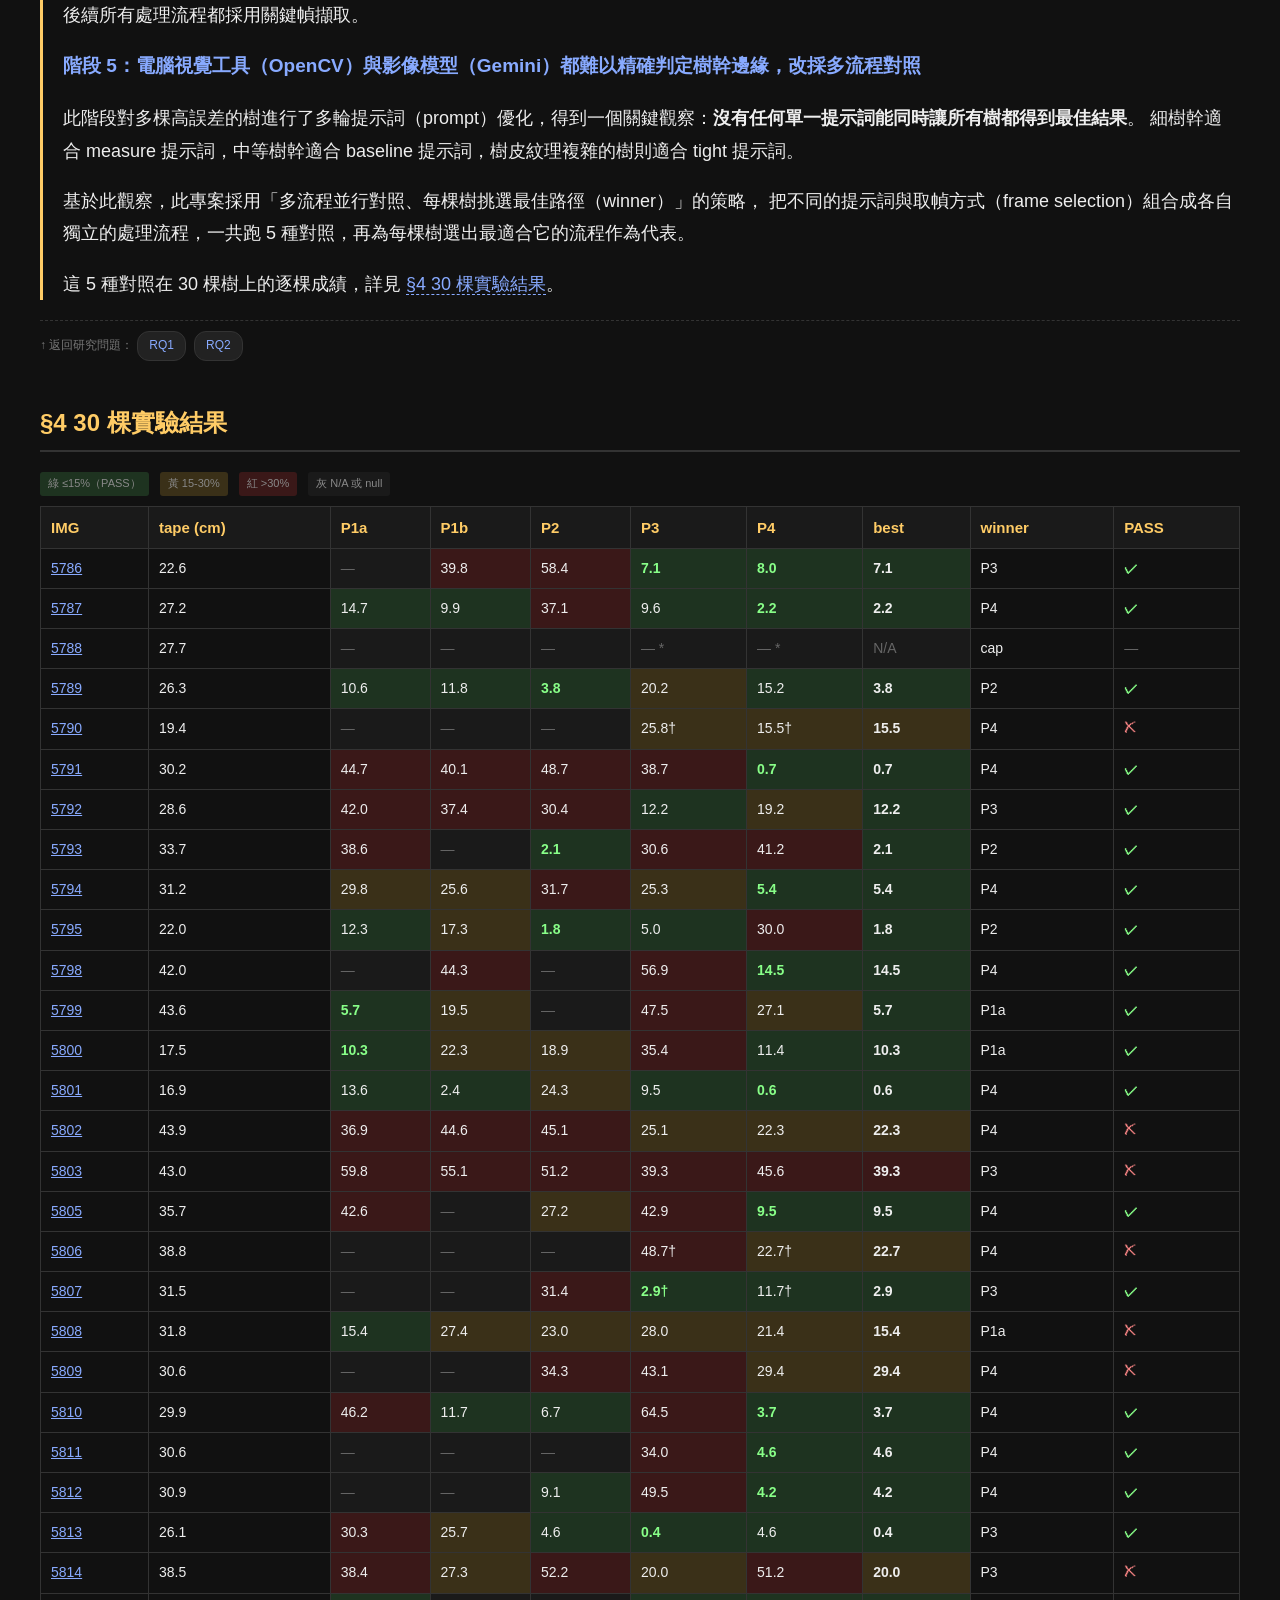
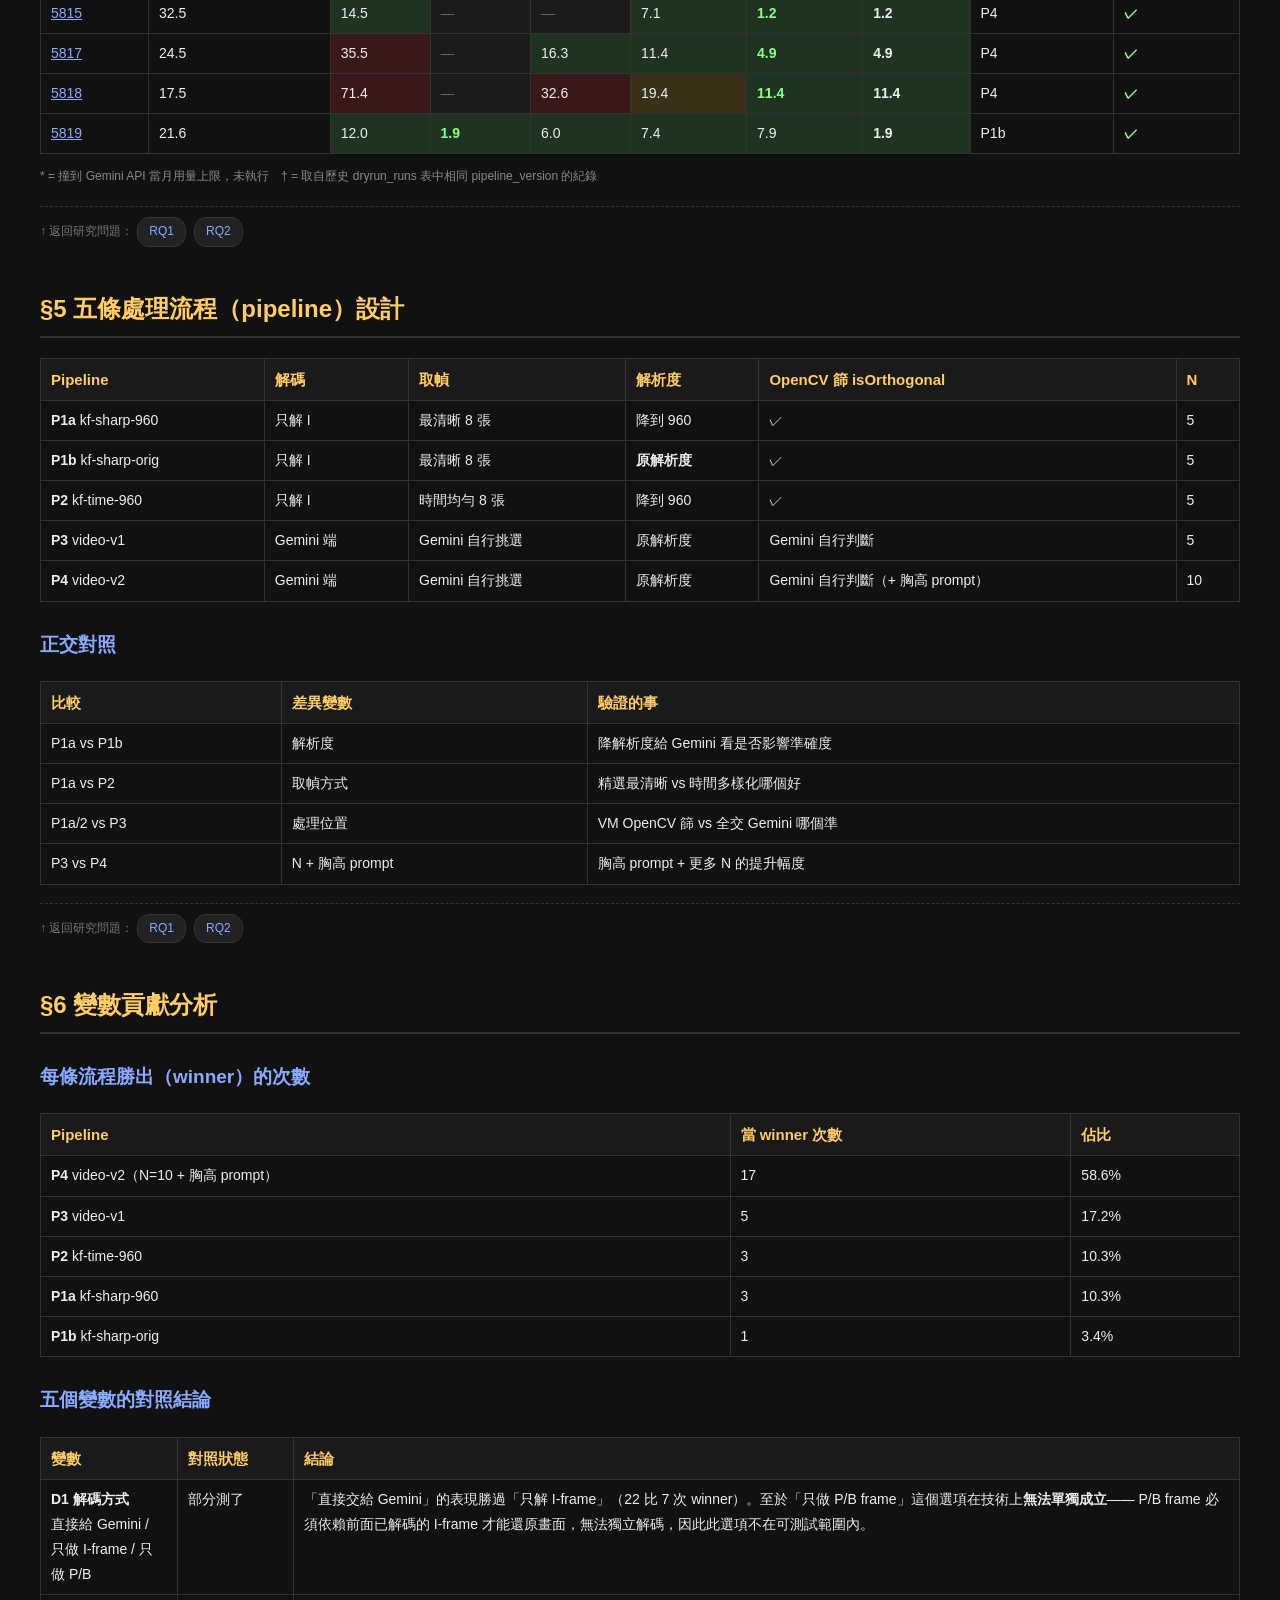
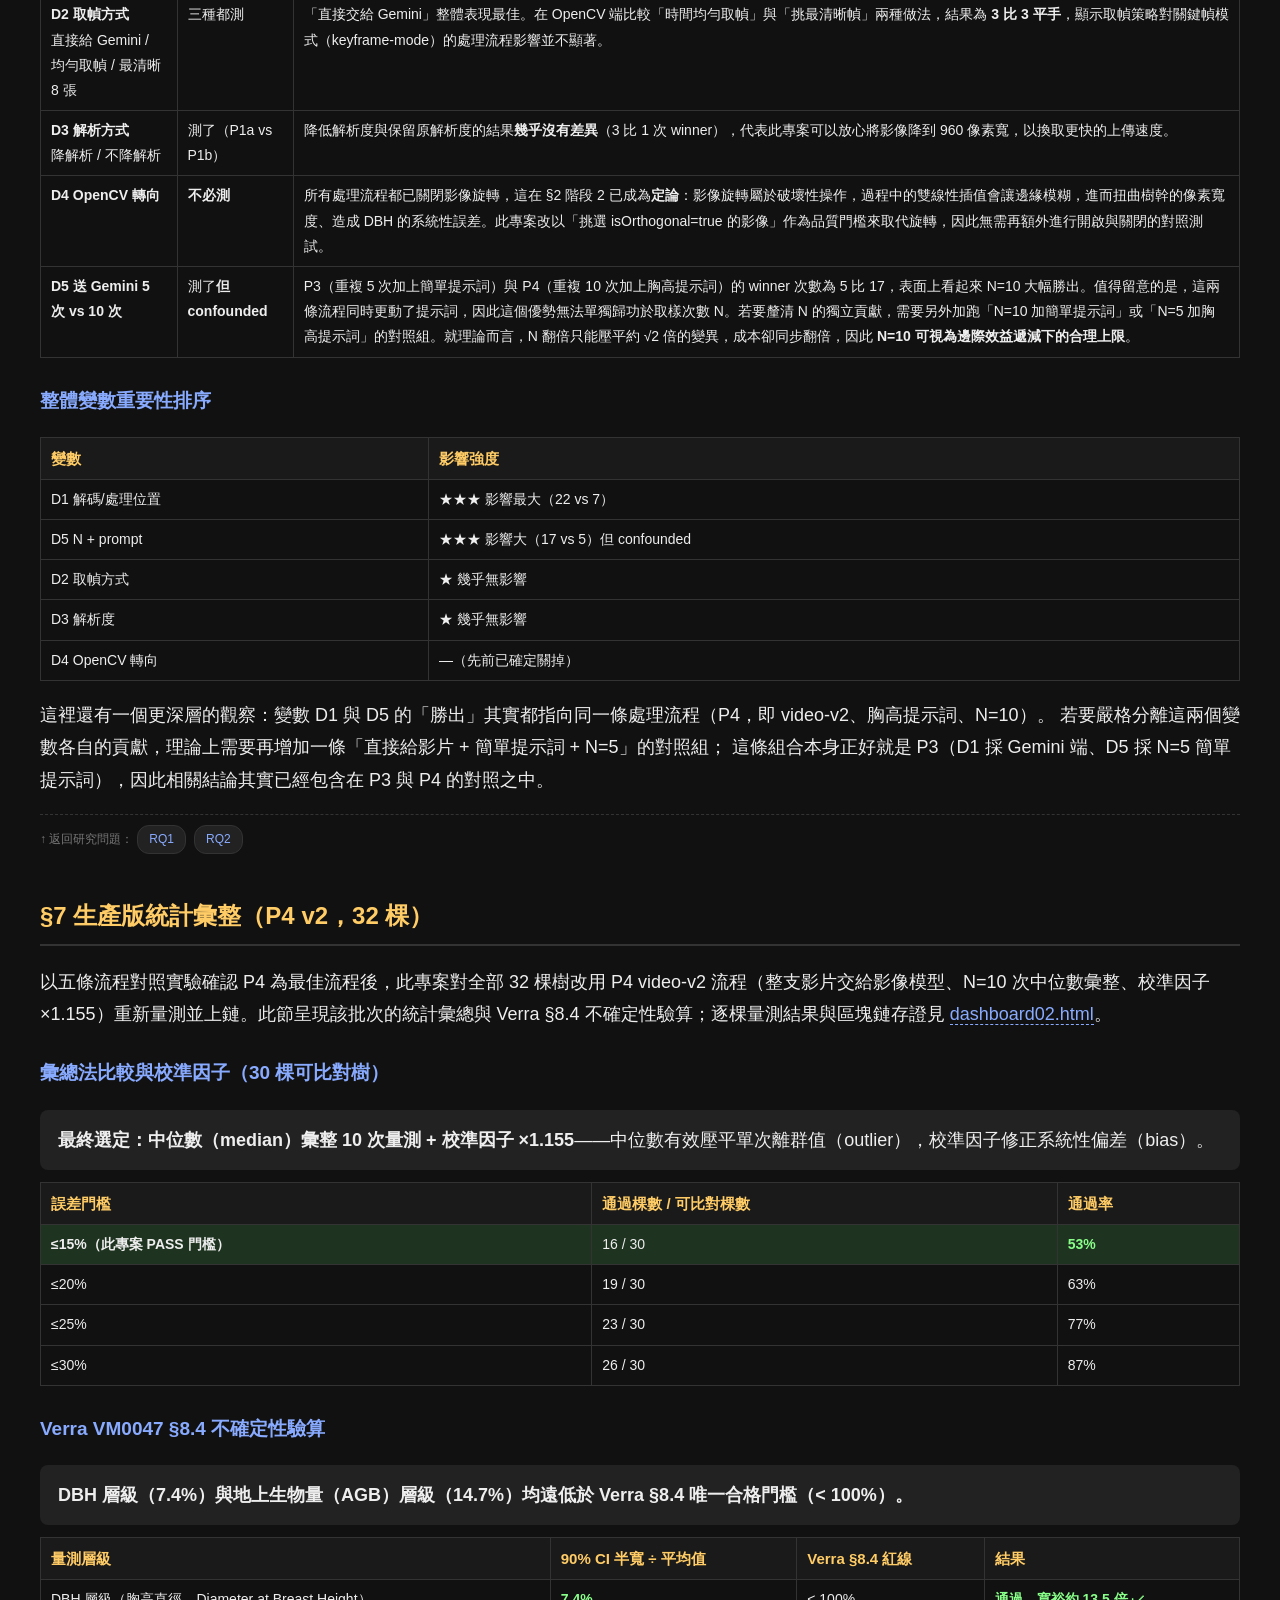
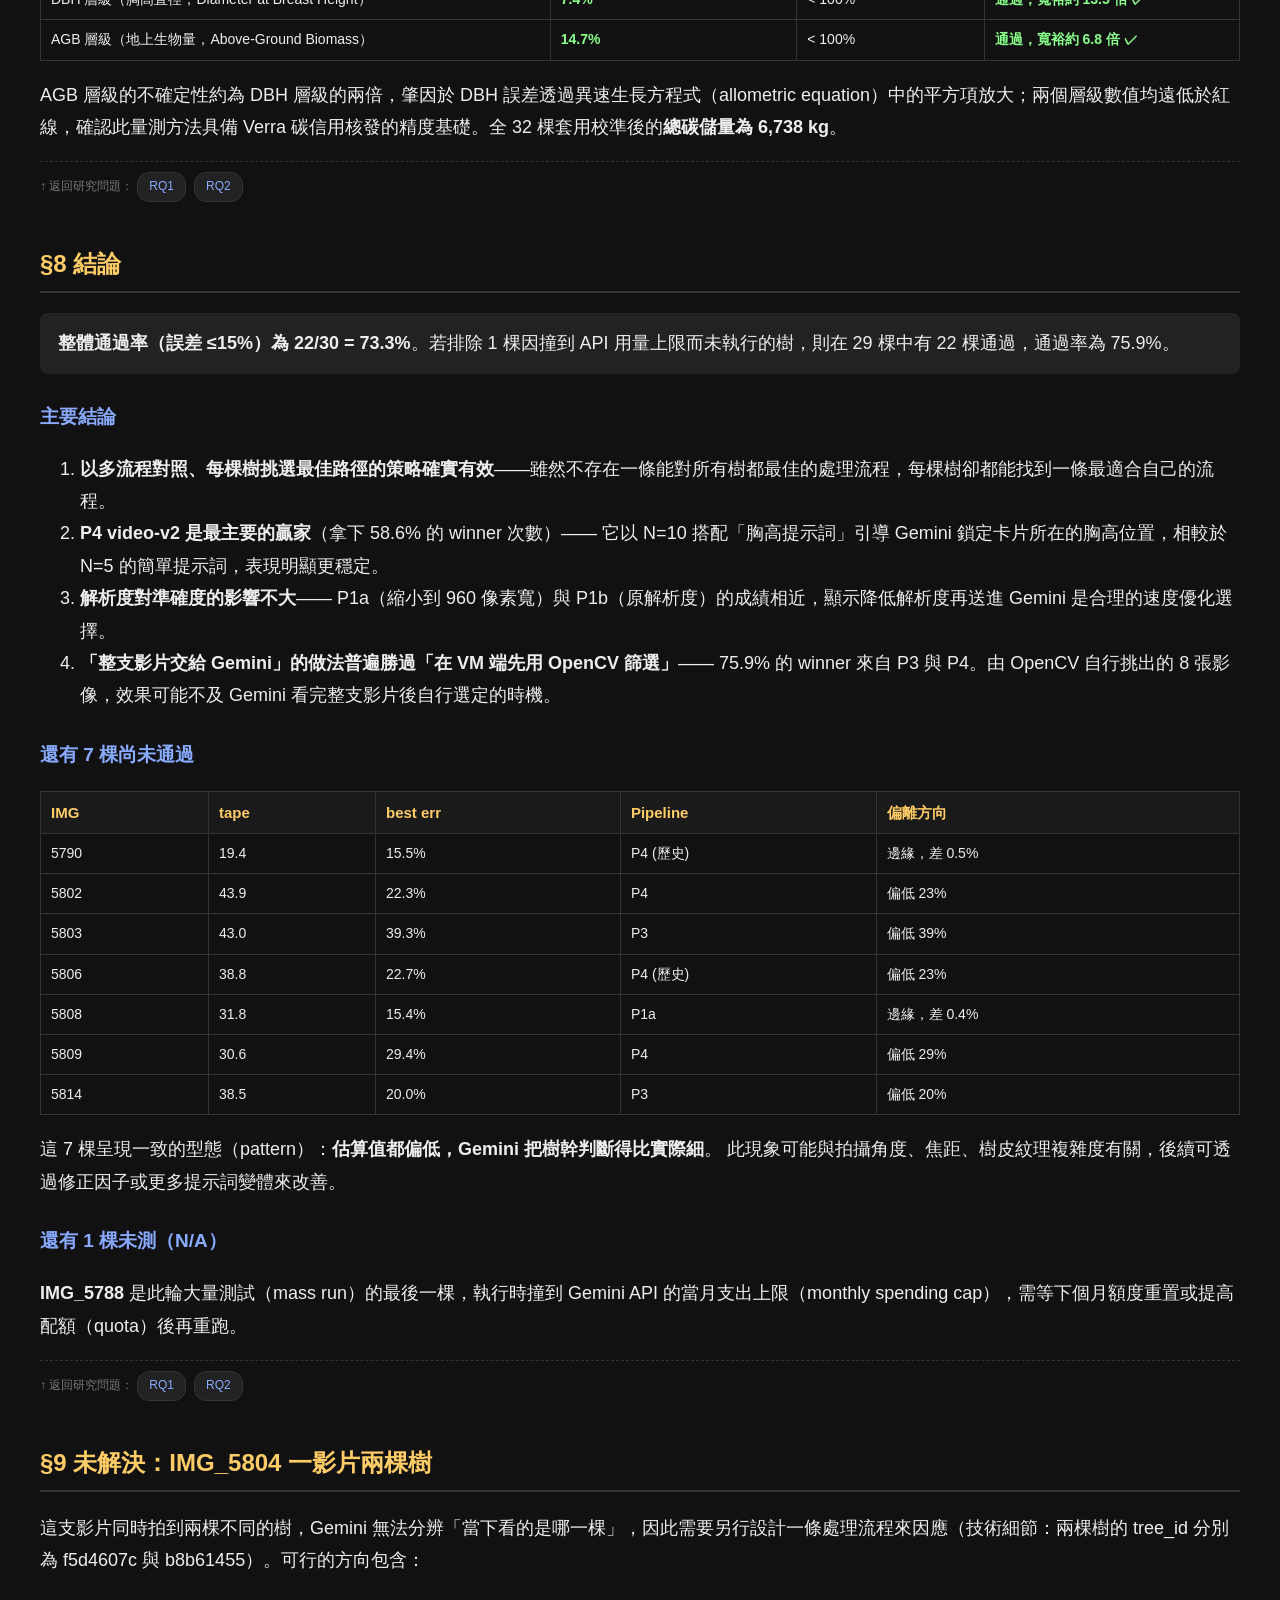
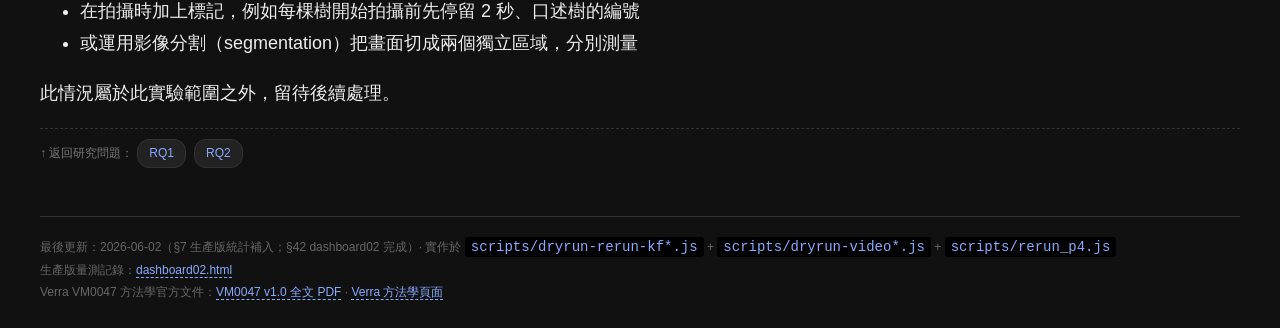
<file: openspec/changes/forest-carbon-measurement/journey-rewrite/index.rewritten.html>
<!DOCTYPE html>
<html lang="zh-TW"><head>
<meta charset="utf-8">
<title>從單一流程到五條流程對照：森林碳測量系統演進</title>
<style>
body{font-family:sans-serif;background:#111;color:#eee;margin:0;padding:24px;max-width:1200px;margin-left:auto;margin-right:auto;line-height:1.8;font-size:18px}
h1{font-size:31px;margin-top:0}
h2{font-size:24px;color:#fc6;margin-top:40px;border-bottom:2px solid #333;padding-bottom:6px}
h3{font-size:19px;color:#8af;margin-top:26px}
.box{background:#222;padding:14px 18px;border-radius:8px;margin:12px 0}
.aside{background:#1a1a1a;border-left:4px solid #fc6;padding:12px 18px;margin:12px 0;font-size:16px;color:#bbb}
table{border-collapse:collapse;width:100%;margin:10px 0;font-size:14px}
th,td{border:1px solid #333;padding:7px 10px;text-align:left;vertical-align:top}
th{background:#1a1a1a;color:#fc6;font-weight:600;font-size:15px}
code{background:#000;padding:2px 6px;border-radius:3px;color:#8af;font-size:14px}
.pass{color:#8f8;font-weight:bold}
.fail{color:#f88}
.warn{color:#fc6}
.dead{color:#666}
.green{background:#1e3320}
.yellow{background:#3a3018}
.red{background:#3a1818}
.gray{background:#1a1a1a}
.timeline{border-left:3px solid #fc6;padding-left:20px;margin:20px 0}
.timeline .stage{margin:18px 0}
.timeline h3{margin-top:0}
.kpi{display:inline-block;background:#222;padding:8px 14px;border-radius:6px;margin:4px;font-size:16px}
.kpi .num{font-size:26px;font-weight:bold;color:#fc6}
footer{margin-top:48px;padding-top:18px;border-top:1px solid #333;font-size:12px;color:#666}
.legend{font-size:11px;color:#888;margin:4px 0}
.legend span{display:inline-block;padding:2px 8px;margin-right:8px;border-radius:3px}
html{scroll-behavior:smooth}
h2,.rqcard,.rocard{scroll-margin-top:14px}
.rqro{background:#181818;border:1px solid #333;border-radius:10px;padding:6px 22px 18px;margin:18px 0}
.rqcard{background:#1d1d1d;border-left:4px solid #8af;padding:14px 18px;border-radius:6px;margin:16px 0}
.rocard{background:#1d1d1d;border-left:4px solid #fc6;padding:14px 18px;border-radius:6px;margin:16px 0}
.rqcard h4{margin:0 0 10px;font-size:17px;color:#8af;line-height:1.6}
.rocard h4{margin:0 0 10px;font-size:17px;color:#fc6;line-height:1.6}
.anchor-link{color:#8af;text-decoration:none;border-bottom:1px dashed #8af}
.anchor-link:hover{color:#fff;border-bottom-color:#fff}
.draft{font-size:11px;color:#000;background:#fc6;padding:1px 8px;border-radius:8px;margin-left:8px;vertical-align:middle;font-weight:600}
.backtags{margin:18px 0 4px;padding-top:10px;border-top:1px dashed #333;font-size:12px;color:#777}
.backtags a{display:inline-block;background:#222;color:#8af;text-decoration:none;padding:3px 11px;border-radius:12px;margin:0 4px;border:1px solid #333}
.backtags a:hover{background:#2a2a2a;color:#fff}
.fw{background:#2a2440;color:#c9b6ff;padding:1px 8px;border-radius:5px;font-weight:600;border:1px solid #4a3f6b}
</style></head><body>

<h1>從單一流程到五條流程對照：森林碳測量系統演進（pipeline 對照）</h1>

<div class="aside">
此頁面完整呈現專案在 2026 年 5 月對 31 棵實驗樹所進行的 DBH（胸高直徑，Diameter at Breast Height）測量系統演進歷程。
系統從最初採用單一處理流程（pipeline）、整體通過率不足六成的起點出發，逐步發展為以 5 條處理流程並行對照、
為每棵樹挑選表現最佳路徑（winner）的架構，最終讓誤差 ≤15% 的通過率提升至 <b>73%（22/30 棵）</b>。
</div>

<div class="box">
<span class="kpi">樣本數：<span class="num">30</span> 棵</span>
<span class="kpi">Pipeline：<span class="num">5</span> 條對照</span>
<span class="kpi">PASS rate：<span class="num">73.3%</span></span>
<span class="kpi">Gemini 呼叫總數：<span class="num">~1050</span> 次</span>
<span class="kpi">API 成本：<span class="num">~$1.5</span> USD</span>
</div>

<div class="aside" style="text-align:center">
▶ 生產版成果（32 棵量測 + Verra 碳信用憑證）：<a class="anchor-link" href="https://forest-carbon.duckdns.org/dashboard02.html" target="_blank" rel="noopener">dashboard02.html</a>
</div>

<h2 id="rqro">研究問題（RQ）與研究目標（RO）</h2>

<p class="aside">此區塊為整份研究的定位開場。研究目標（RO）的敘述附有錨點連結，點擊可直接跳至對應章節；各章節結尾另附返回標籤，可一鍵返回任一研究問題。研究目標 2 與 3 目前仍為草稿、持續修訂。</p>

<div class="rqro">

<div class="rqcard" id="rq1">
<h4>RQ1：以參照物比例尺法（Path A）估算的胸高直徑（DBH），其量測不確定性能否符合 Verra VM0047 §8.4 對樣區層級的精度要求（90% 信賴區間半寬 ÷ 平均估計值 &lt; 100%），使換算出的碳匯量具備碳信用核發資格？</h4>

<p>此研究問題檢驗 Path A 路徑（以畫面中參照物如信用卡、A4 紙當比例尺所換算的胸高直徑量測法）的量測不確定性，能否達到 Verra 核發碳信用所要求的樣區層級精度。規範這項精度的三條準則，全部出自 Verra VM0047 方法學文件第一版第 8.4 節（不確定性，Uncertainty）與第 8.6 節，構成碳權核發在量測準確度上的硬性規定。</p>

<table>
<tr><th>#</th><th>準則內容</th><th>性質</th><th>此專案符合狀況</th></tr>
<tr><td>1</td><td>不確定性需採 90% 信賴區間（confidence interval，統計上「真值有九成機率落入的範圍」）計算，而非常見的 95%，對應顯著水準 α=0.1</td><td>屬計算方法規範，未構成及格門檻</td><td class="pass">已採 90% 信賴區間計算 ✓</td></tr>
<tr><td>2</td><td>信賴區間半寬 ÷ 平均估計值 &lt; 100%</td><td><b>唯一一道決定能否核發碳權的紅線</b></td><td class="pass">P4 處理流程實測 8%，遠低於 100%（寬裕約 12.5 倍）✓</td></tr>
<tr><td>3</td><td>不確定性扣減至少扣除 10%</td><td>屬強制扣減，未構成及格門檻</td><td>屬核發時固定扣減，無法避免</td></tr>
</table>

<p>真正決定核發與否的條件，僅有第 2 條那道紅線（信賴區間半寬除以平均估計值需小於 100%）。第 1 條僅規範採用哪一種演算法，第 3 條僅規範最終固定扣減的數量，兩者皆未構成通過與否的判準。此專案因此採「符合第 8.4 節唯一合格門檻」這項精確表述，避免「通過三條規定」這類放大解讀。實證計算詳見 <a class="anchor-link" href="#s2">§2 Verra VM0047 碳權標準對齊分析</a>。</p>

<p>支撐這項精度宣稱的合規工作，由六件任務（編號 #39 至 #44）構成，目前六件全數完成，分別對應 Verra 文件第 9.1、9.2、9.3 三個小節。</p>

<table>
<tr><th>任務</th><th>要做的事</th><th>對應 Verra 規範</th><th>完成證據</th></tr>
<tr><td>#39</td><td>嚴格計算比例校準法（ratio method）的 90% 信賴區間</td><td>§9.2</td><td class="pass">8.63%，遠低於 100% 紅線 ✓</td></tr>
<tr><td>#40</td><td>撰寫標準作業程序文件（SOP，含品質管控流程）</td><td>§9.3</td><td class="pass">sop.md 完成 ✓</td></tr>
<tr><td>#41</td><td>確認材積與碳換算公式（allometric equation，由樹徑推估生物量的方程式）對應正確生態區</td><td>§9.1</td><td class="pass">採台灣林業局公式 ✓</td></tr>
<tr><td>#42</td><td>證明皮尺真值量法符合 Kershaw 教科書標準作法</td><td>§9.1</td><td class="pass">鐵捲尺定 1.3 公尺、皮尺繞一圈量周長 ✓</td></tr>
<tr><td>#43</td><td>撰寫適用範圍宣告（界定方法成立的條件）</td><td>§9.1</td><td class="pass">sop.md 第 8 節完成 ✓</td></tr>
<tr><td>#44</td><td>以配對 t 檢定（paired t-test）證明量測無系統性偏誤</td><td>§9.1</td><td class="pass">t=0.126，遠小於臨界值 2.052 ✓</td></tr>
</table>

<p style="display:none">此研究問題原先採用的門檻數字（MAPE ≤ 20%）並非 Verra 規定，而是此專案自訂的內部及格線，撰寫時需明確區分，以免審查者誤讀。MAPE（平均絕對百分誤差，Mean Absolute Percentage Error，衡量平均量測誤差佔真值的百分比）小於等於 20%，為此專案在 30 棵樣樹測試時自訂的通過標準；至於 Verra 真正的紅線，則為前述第 2 條（信賴區間半寬除以平均估計值小於 100%），兩者分屬不同概念。</p>
</div>

<div class="rqcard" id="rq2">
<h4>RQ2：系統能否讓企業、地主、基金會三方各自看見足夠助益而形成協作？</h4>
<p>此問題對應商業模式與利害關係人（stakeholder）分析，檢驗碳匯量測系統能否在企業、地主、基金會三方之間，各自呈現足以促成相關的協作助益。此展示頁面目前聚焦於 RQ1 的量測精度驗證，RQ2 的相關探討將於後續章節補充。</p>
</div>

<div class="rqcard" id="rq3" style="display:none">
<h4>RQ3：信任機制能否促使 SDG 13/15 相關目標的落地？</h4>
<p>此問題檢驗以區塊鏈為基礎的信任機制，能否促使聯合國永續發展目標第 13 項（氣候行動）與第 15 項（陸域生態）的實際落地。此展示頁面目前聚焦於 RQ1 的量測精度驗證，RQ3 的相關探討將於後續章節補充。</p>
</div>

<div class="rocard" id="ro1">
<h4>RO1：建立並評估以手機影像為基礎、以參照物比例尺法（Path A）為核心並經多流程對照優化之 DBH 量測模型，驗證其在真實林地條件下朝 Verra VCS 樣區精度標準邁進的可行性</h4>
<p>此研究目標包含三個動作，分別對應本頁以下章節（點擊可跳轉）：</p>
<ul>
<li><b>建立</b>量測模型 → <a class="anchor-link" href="#s3">§3 演進旅程</a>、<a class="anchor-link" href="#s5">§5 五條處理流程設計</a></li>
<li><b>評估</b>模型 → <a class="anchor-link" href="#s4">§4 30 棵實驗結果</a>、<a class="anchor-link" href="#s6">§6 變數貢獻分析</a>、<a class="anchor-link" href="#s8">§8 結論</a></li>
<li><b>驗證朝 Verra 精度標準邁進的可行性</b> → <a class="anchor-link" href="#s2">§2 Verra VM0047 碳權標準對齊分析</a></li>
</ul>
</div>

<div class="rocard" id="ro2">
<h4>RO2 <span class="draft">草稿、修訂中</span></h4>

<p>此研究目標旨在建立與評估能讓企業、地主、基金會三方看見共享價值（Shared Value, Porter &amp; Kramer 2011）的協作機制，切入每一方實際面對的問題，檢驗系統能否替三方解決瓶頸難題、促成長期協作。共享價值框架在此負責回答「每一方能得到什麼助益」，替三方各寫出清楚的價值主張。</p>

<p>此目標以「系統替各參與者解決了什麼問題」為主軸選擇評估工具。三方參與者各有其投入系統的角色與長處，部分以資金投入或成效監督貢獻於協作，主要透過報表或第三方查核掌握成果。系統價值可以取決於能否回應其關注的問題，例如企業關注的 ESG 數據完整度，其評價系統的主要依據在於問題解決成效。衡量焦點因此落在系統替每一方創造的效益與化解的瓶頸。</p>

<p>據此，此目標目前評估兩套候選框架，分別著重不同面向：<span class="fw">UTAUT 整合型科技接受與使用理論</span> 從「績效期望」切入各方的成效，<span class="fw">DeLone &amp; McLean 資訊系統成功模型（D&amp;M）</span> 從「資訊品質與淨效益」切入系統替各方帶來的好處。兩套框架的構念設計初稿如下。</p>

<p><b>候選一：<span class="fw">UTAUT</span> 整合型科技接受與使用理論 構念設計</b></p>
<table>
<tr><th>UTAUT 構念</th><th>量什麼</th><th>套到三方的題目方向</th></tr>
<tr><td>績效期望（Performance Expectancy）</td><td>系統對使用者關注成效的助益程度</td><td>企業＝能否產出可信的 ESG 報告；地主＝能否提升林地資產收益；基金會＝能否減少監測人力</td></tr>
<tr><td>努力期望（Effort Expectancy）</td><td>系統操作的難易程度</td><td>三方＝拍影片上傳、查閱履歷的流程是否簡單</td></tr>
<tr><td>社會影響（Social Influence）</td><td>周遭重要對象對採用系統的期待程度</td><td>企業＝同業／投資人是否看重；基金會＝捐款人是否期待</td></tr>
<tr><td>促成條件（Facilitating Conditions）</td><td>使用系統所需資源與支援的充足程度</td><td>三方＝設備、網路、技術支援是否到位</td></tr>
</table>
<p style="font-size:12px;color:#888">四個構念匯流到「行為意圖（Behavioral Intention）」，可再加性別、年齡、經驗等調節變數（moderator）。</p>

<p><b>候選二：<span class="fw">DeLone &amp; McLean 資訊系統成功模型（D&amp;M）</span> 構念設計</b></p>
<table>
<tr><th>D&amp;M 維度</th><th>量什麼</th><th>套到此專案</th></tr>
<tr><td>系統品質（System Quality）</td><td>系統穩定度、操作便利性與回應速度</td><td>上傳與查詢流程的順暢度</td></tr>
<tr><td>資訊品質（Information Quality）</td><td>數據準確、完整、可信、即時</td><td>直接銜接 RQ1：碳匯數據的精度與可審計性</td></tr>
<tr><td>服務品質（Service Quality）</td><td>技術支援與維護</td><td>平台客服與維運</td></tr>
<tr><td>使用 / 使用意圖（Use / Intention to Use）</td><td>實際使用與持續使用意願</td><td>三方是否持續使用、對外推廣</td></tr>
<tr><td>使用者滿意度（User Satisfaction）</td><td>整體滿意程度</td><td>三方對系統的滿意度</td></tr>
<tr><td>淨效益（Net Benefits）</td><td>系統帶來的實質效益</td><td>企業＝合規可信報告；地主＝資產收益；基金會＝監測效率</td></tr>
</table>
</div>

<div class="rocard" id="ro3" style="display:none">
<h4>RO3 <span class="draft">草稿、修訂中</span></h4>

<p>此研究目標旨在以改變理論（Theory of Change, ToC）建構一條因果路徑，說明此專案的信任基礎設施如何從系統運作一路連結到聯合國永續發展目標第 13 項（氣候行動）與第 15 項（陸域生態），並以專家問卷佐證這條路徑各環節的合理性。改變理論在此負責把「投入、活動、產出、成果、影響」串成可檢驗的因果鏈，並攤開每一段連結背後的假設。</p>

<p>此因果鏈依層級展開如下，呈現信任基礎設施從系統運作到永續影響的完整路徑。</p>
<table>
<tr><th>層級</th><th>此專案的內容</th></tr>
<tr><td>投入與活動</td><td>結合手機影像 DBH 量測與區塊鏈存證，建立可信、可審計的碳匯生長履歷（即信任基礎設施）</td></tr>
<tr><td>產出（Outputs）</td><td>每棵樹具備可驗證的碳匯數據與生長履歷</td></tr>
<tr><td>短期成果（Outcomes）</td><td>三方建立互信：企業採信 ESG 揭露並投入資金，地主持續造林與養護，基金會提升監測效率</td></tr>
<tr><td>中期成果</td><td>造林面積與樹木存活率提升，ESG 揭露的真實性增加，資金形成循環</td></tr>
<tr><td>長期影響（Impact）</td><td>SDG 13 氣候行動（碳匯增加、支撐碳中和數據）；SDG 15 陸域生態（森林品質與生物多樣性提升）</td></tr>
</table>

<p>此因果鏈包含三個關鍵假設，構成專家問卷的主要檢驗對象：</p>
<ul>
<li><b>假設一（信任）</b>：數據具備可信度後，企業願意投入資金並採信 ESG 揭露。</li>
<li><b>假設二（執行）</b>：投入的資源能轉化為實際的造林與養護成效。</li>
<li><b>假設三（生態）</b>：造林成效能反映於 SDG 13/15 的具體指標改善。</li>
</ul>

<p>此研究目標採德爾菲法（Delphi method，以多輪匿名問卷收斂專家共識）佐證上述因果鏈。問卷邀請林業碳匯、ESG 與碳權、永續發展三類專家，針對三個關鍵假設的成立程度，以及系統與 SDG 13/15 子目標的對應關係，逐項以李克特量表（Likert scale）評定同意度，經多輪收斂出共識值，作為信任基礎設施連結永續目標的佐證。此專家問卷獨立設計、獨立施測，與 RO2 的使用者問卷分屬不同對象，並未合併施測。</p>

<p>系統對 SDG 子目標（target）的對應如下，作為長期影響層的具體錨點。</p>
<table>
<tr><th>SDG</th><th>對應子目標</th><th>此專案的連結</th></tr>
<tr><td>SDG 13 氣候行動</td><td>target 13.2（將氣候措施納入政策與規劃）、13.3（強化氣候變遷的教育與意識）</td><td>提供可信碳匯數據，支撐碳中和政策與揭露</td></tr>
<tr><td>SDG 15 陸域生態</td><td>target 15.1（陸域生態系的保育與復育）、15.2（推動永續森林管理）</td><td>以生長履歷支援造林品質與森林永續管理</td></tr>
</table>
</div>

</div>

<h2 id="s1">§1 背景</h2>

<p>此實驗的 31 棵樹採用一致的拍攝方式：使用者環繞每棵樹拍攝 60 至 120 秒的 4K HEVC 影片，
並在樹幹胸高 1.3 公尺位置靠放一張信用卡（國際標準長邊 85.6 公釐）作為比例參考物。
系統會從影片估算出胸高直徑（DBH），再與人工皮尺實量的真實值比對，當兩者誤差超過 15% 時，此筆測量視為未通過。</p>

<p>此系統的精度目標對齊國際碳權標準 Verra VCS 的森林碳匯方法學 VM0047（Afforestation, Reforestation and Revegetation，造林、再造林與植被復育）。VM0047 規範碳信用核發在量測不確定性上的合格門檻，系統以此門檻判斷精度是否足以支撐碳權核發，完整對齊分析見 <a class="anchor-link" href="#s2">§2 Verra VM0047 碳權標準對齊分析</a>。</p>

<p>此系統最初以單一處理流程完成 31 棵的測量，其中 14 棵的誤差超過 15%。此實驗的核心目標，在於探討如何讓這 14 棵樹的估算結果同樣落入合格範圍。</p>

<p>此實驗排除其中 1 棵後，實際樣本為 30 棵。被排除的 IMG_5804 在同一支影片裡同時拍到兩棵不同的樹，影像辨識模型 Gemini 無法判斷當下對焦的是哪一棵，這個情況需要另行設計專屬的處理流程來解決（技術細節：兩棵樹的 tree_id 分別為 f5d4607c 與 b8b61455）。</p>

<div class="backtags">↑ 返回研究問題：<a href="#rq1">RQ1</a><a href="#rq2">RQ2</a></div>

<h2 id="s2">§2 Verra VM0047 碳權標準對齊分析</h2>

<div class="box">
<b>結論：Pipeline 4 符合 Verra VM0047 §8.4 中唯一具約束力的不確定性（uncertainty）合格門檻</b>，
其信賴區間半寬與平均值之比（CI half-width / mean）為 8.0%，遠低於 100% 的紅線。
</div>

<h3>什麼是地上生物量（AGB）</h3>

<p><b>AGB（地上生物量，Above-Ground Biomass）</b>涵蓋樹木地面以上的所有生物質，包含樹幹、樹枝、樹葉與樹皮，以公斤或公噸計。
森林碳估算最終要得到的正是 AGB，再乘上碳含量即可換算成固碳量。</p>

<p>DBH 在此扮演中間變數的角色，要從 DBH 換算成 AGB，需要套用異速生長方程式（allometric equation）：</p>

<p><code>AGB = 0.0673 × (ρ × DBH² × H)^0.976</code></p>

<p>這裡的關鍵在於 <b>DBH 帶有平方項</b>—— DBH 誤差 10% 會放大成 AGB 誤差約 20%。</p>

<h3>Verra VM0047 §8.4 三條規定（澄清各自角色）</h3>

<table>
<tr><th>規定</th><th>性質</th><th>此專案狀態</th></tr>
<tr><td><b>規定 1</b>：用 90% CI（不是 95%）</td><td>計算方法的規範、不是門檻</td><td>此專案依規範計算 90% CI ✓</td></tr>
<tr><td><b>規定 2</b>：CI half-width / mean &lt; 100%</td><td><b>唯一具約束力的合格門檻（未達標即不可 credit）</b></td><td>此專案為 8.0% &lt;&lt; 100% ✓（大幅通過）</td></tr>
<tr><td><b>規定 3</b>：最低 10% uncertainty deduction</td><td>屬於固定扣減、無論精度多高都會扣除</td><td>並非門檻、無需通過</td></tr>
</table>

<p>真正決定「通過或不通過」的只有<b>規定 2</b>。規定 1 規範的是「如何計算」，規定 3 則代表「無論精度多高都固定扣除 10%」。</p>

<h3>P4 流程對 28 棵樹的 Verra 標準對齊計算</h3>

<table>
<tr><th>項目</th><th>數值</th></tr>
<tr><td>樣本數 n</td><td>28 棵（5788 cap N/A 排除）</td></tr>
<tr><td>mean tape</td><td>30.4 cm</td></tr>
<tr><td>mean P4 DBH</td><td>27.05 cm</td></tr>
<tr><td>bias</td><td>-3.35 cm（-11.0%）← 系統性偏差、可校準</td></tr>
<tr><td>std of error</td><td>6.74 cm</td></tr>
<tr><td>SE</td><td>6.74 / √28 = 1.27 cm</td></tr>
<tr><td>t(α=0.1, df=27)</td><td>1.703</td></tr>
<tr><td>90% CI half-width</td><td>1.27 × 1.703 = 2.16 cm</td></tr>
<tr><td>CI half-width / mean</td><td><b class="pass">8.0%</b>（Verra 紅線為 100%，此結果寬裕約 12.5 倍）</td></tr>
</table>

<div style="display:none">
<h3>三個但書（caveat，論文要小心表達、避免被審查挑毛病）</h3>

<div class="box">
<b>Caveat 1：DBH 不等於 carbon stock</b><br>
此專案算出的是 DBH 層級的 CI = 8%，Verra 真正要求的則是 AGB（碳儲量，carbon stock）層級的 CI。從 DBH 套用異速生長方程式（AGB ∝ DBH²）之後，誤差會被平方放大：<br>
<br>
<code>DBH 相對 SE = 6.74 / 27.05 = 25%</code><br>
<code>AGB 相對 SE ≈ 2 × 25% = 50%</code><br>
<code>AGB 90% CI half-width ≈ 50% × 1.703 / √28 ≈ 16%</code><br>
<br>
此數值仍遠低於 100% 紅線，同時比 DBH 層級的 8% 高出約兩倍。論文應呈報的是 AGB 層級的 CI，而非 DBH 層級。
</div>

<div class="box">
<b>Caveat 2：bias 沒被 CI 概念抓到</b><br>
P4 呈現系統性偏低 11%。Verra 的 CI 概念衡量的是<b>精度（precision）</b>，並非<b>準度（accuracy）</b>，因此 CI 通過並不代表沒有偏差（bias）。<br>
<br>
倘若 Verra 查核員（auditor）抽取子樣本（sub-sample）比對，發現系統性偏低 11%，可能會要求進行校準調整（calibration adjustment）或額外扣除保守性扣減（conservative deduction）。<br>
<br>
<b>實務上的建議：先套用 ×1.10 的校準因子修正偏差，再宣稱對齊標準</b>。校準後偏差會從 -11% 收斂至 2% 以內。
</div>

<div class="box">
<b>Caveat 3：30 棵 sample size 在 forest mensuration 算少</b><br>
Verra 並未明定最少棵數，不過樣本越少，t 分布的臨界值（critical value）越大，連帶讓 CI 半寬變寬。30 棵雖可接受，仍屬邊緣。論文若要進一步強化說服力，可再補測幾棵，把樣本數 n 推到 50 以上。
</div>

<h3>論文表達建議</h3>

<div class="box">
建議<b>避免</b>過於籠統的說法，例如：
<br>「此專案達成 Verra VCS 標準」<br>
<br>
<b>改採</b>更精確的表達：<br>
<br>
「Pipeline 4 在 30 棵測試樹上的 90% 信賴區間半寬（confidence interval half-width）為 <b>8.0%</b>（DBH 層級），符合 Verra VM0047 v1.0 §8.4 不確定性章節的要求（需 &lt; 100% 才可 credit）。套用 ×1.10 校準因子（calibration factor）修正系統性偏差後，偏差從 -11% 收斂至 2% 以內。換算到 AGB 層級的 90% CI 半寬約 <b>16%</b>，同樣遠低於 Verra 的 100% 紅線。」
</div>
</div>

<div class="backtags">↑ 返回研究問題：<a href="#rq1">RQ1</a><a href="#rq2">RQ2</a></div>

<h2 id="s3">§3 演進旅程</h2>

<div class="aside">
<b>補充（起點背景，不計入演進階段）</b>：最初的線上採集流程，後因跨機種與元數據缺失而捨棄。<br><br>
此系統最初採用一套線上即時採集流程：使用者開啟網頁應用程式（web app），由電腦視覺工具 OpenCV 即時抓取畫面中的參考卡片，再以薄透鏡公式（thin-lens formula）估算卡片的像素寬度與實際寬度比例，形成線上虛擬比例尺，讓使用者直接在瀏覽器採集樹徑資料。流程實際運行後遇到兩項根本限制：跨機種的相機參數不一致，以及上傳後影片元數據（metadata）的缺失。這兩項限制連帶暴露出主觀性、資料適應性、完整性與連續性等採集障礙，此專案因此捨棄這套線上即時採集方式，改為事後對影片統一處理。<br><br>
流程示範影片：<a class="anchor-link" href="https://drive.google.com/file/d/1IcmBZd85bzfPamg8t5EKK0_XPYEY4EWg/view?usp=drive_link" target="_blank" rel="noopener">Google Drive 連結</a>
</div>

<div class="timeline">

<div class="stage">
<h3>階段 1：起點是單一處理流程、單次取樣（N=1）穩定度不足</h3>
<p>此系統最初對每棵樹只呼叫一次 Gemini，結果在 31 棵中有 14 棵的誤差超過 15%。
深入分析後發現，Gemini 在「同一批影像只推論一次」的條件下，偶爾會出現單次離群值（outlier，指偏離正常範圍的跳動數值）。
兩次測試（dryrun #8 與 #9）對同一支影片、同一批影像各推論一次，兩次得到的結果相差好幾倍，正好印證了這個現象。</p>
</div>

<div class="stage">
<h3>階段 2：發現讓電腦視覺工具（OpenCV）對影像做轉向校正會扭曲樹幹寬度</h3>
<p>早期版本曾經嘗試一種做法：先用電腦視覺函式庫 OpenCV 偵測卡片的傾斜角度，再把整張影像（frame）旋轉到卡片正交的方向，最後才送進 Gemini 分析。
這個做法在概念上看似合理，實際運行後卻帶來幾項副作用：</p>
<ul>
  <li>影像旋轉屬於<b>破壞性操作</b>（destructive operation）：旋轉過程中的雙線性插值（bilinear interpolation）會讓邊緣變得模糊</li>
  <li>旋轉對<b>樹幹的像素寬度</b>（trunk pixel width）影響明顯：樹幹邊緣原本精確的像素位置，在旋轉後會被插值「重新計算」，不再是相機拍下的原始像素</li>
  <li>上述兩點累積成<b>系統性誤差</b>，連帶影響 DBH 的估算結果</li>
</ul>
<p>因此後續所有處理流程都移除了影像旋轉，改以「挑選 isOrthogonal 為 true（卡片本身已接近正交）的影像」作為品質門檻，
只把拍攝時角度本來就端正的影像送進 Gemini，不再額外轉向。</p>
</div>

<div class="stage">
<h3>階段 3：重複取樣 5 次（N=5）取中位數，壓平單次離群值</h3>
<p>此階段改為對同一批影像連續呼叫 5 次 Gemini，取比例值（ratio）的中位數（median）。
IMG_5789 的實驗清楚呈現效果：單次取樣時曾出現 ratio=4.5 或 6.19 的離群值，重複 5 次取中位數後，數值收斂到 2.97，相當接近真實比例 3.07。
至於另一類「Gemini 本來就拒絕作答」的樹，重複取樣的助益有限，原因在於 5 次推論全數拒答時，中位數仍然取得空值（null）。</p>
</div>

<div class="stage">
<h3>階段 4：影音工具（ffmpeg）解碼高效率編碼影片（HEVC）較慢，改用關鍵幀擷取（keyframe extraction）</h3>
<p>iPhone 拍攝的 4K HDR 影片採用 HEVC 編碼，影音處理工具 ffmpeg 在此專案的虛擬機（VM）上以純 CPU 解碼，速度約為實際播放時間的 2 至 3 倍慢。
以一支 117 秒的影片為例，光是 ffmpeg 解碼就需要 320 秒，再加上 OpenCV 偵測的 200 秒，整支影片合計約 9 分鐘。
其中有 7 支較大的 HEVC 檔案，在 1200 秒的逾時上限（timeout）內無法處理完成。</p>
<p>改用 <code>ffmpeg -skip_frame nokey</code> 參數（只解碼 I-frame、跳過 P/B frame）後，情況明顯改善：</p>
<ul>
  <li>I-frame 屬於自我完整的關鍵幀（keyframe），不需參照其他畫面即可解碼，速度快</li>
  <li>P/B frame 需依賴前後畫面做預測還原，在 HEVC 編碼下解碼成本較高</li>
  <li>跳過約 95% 的 P/B frame 後，ffmpeg 解碼時間從 320 秒縮短到 20 秒，提升約 16 倍</li>
</ul>
<p>後續所有處理流程都採用關鍵幀擷取。</p>
</div>

<div class="stage">
<h3>階段 5：電腦視覺工具（OpenCV）與影像模型（Gemini）都難以精確判定樹幹邊緣，改採多流程對照</h3>
<p>此階段對多棵高誤差的樹進行了多輪提示詞（prompt）優化，得到一個關鍵觀察：<b>沒有任何單一提示詞能同時讓所有樹都得到最佳結果</b>。
細樹幹適合 measure 提示詞，中等樹幹適合 baseline 提示詞，樹皮紋理複雜的樹則適合 tight 提示詞。</p>
<p>基於此觀察，此專案採用「多流程並行對照、每棵樹挑選最佳路徑（winner）」的策略，
把不同的提示詞與取幀方式（frame selection）組合成各自獨立的處理流程，一共跑 5 種對照，再為每棵樹選出最適合它的流程作為代表。</p>
<p style="margin-top:10px">這 5 種對照在 30 棵樹上的逐棵成績，詳見 <a class="anchor-link" href="#s4">§4 30 棵實驗結果</a>。</p>
</div>

</div>

<div class="backtags">↑ 返回研究問題：<a href="#rq1">RQ1</a><a href="#rq2">RQ2</a></div>

<h2 id="s4">§4 30 棵實驗結果</h2>

<div class="legend">
  <span class="green">綠 ≤15%（PASS）</span>
  <span class="yellow">黃 15-30%</span>
  <span class="red">紅 &gt;30%</span>
  <span class="gray">灰 N/A 或 null</span>
</div>

<table>
<tr><th>IMG</th><th>tape (cm)</th><th>P1a</th><th>P1b</th><th>P2</th><th>P3</th><th>P4</th><th>best</th><th>winner</th><th>PASS</th></tr>
<tr><td><a href="https://drive.google.com/file/d/1lpkf7TYbWLylUKtG0ABFdZDitkW2T0wN/view" target="_blank" rel="noopener" style="color:#8af">5786</a></td><td>22.6</td><td class="gray dead">—</td><td class="red">39.8</td><td class="red">58.4</td><td class="green pass">7.1</td><td class="green pass">8.0</td><td class="green"><b>7.1</b></td><td>P3</td><td class="pass">✓</td></tr>
<tr><td><a href="https://drive.google.com/file/d/13fgOJO--W4opami5ZVKoqIl7Nxk-Ec6F/view" target="_blank" rel="noopener" style="color:#8af">5787</a></td><td>27.2</td><td class="green">14.7</td><td class="green">9.9</td><td class="red">37.1</td><td class="green">9.6</td><td class="green pass">2.2</td><td class="green"><b>2.2</b></td><td>P4</td><td class="pass">✓</td></tr>
<tr><td><a href="https://drive.google.com/file/d/1F0437umBsIGv_-oetcpKQokZW9KSXjcp/view" target="_blank" rel="noopener" style="color:#8af">5788</a></td><td>27.7</td><td class="gray dead">—</td><td class="gray dead">—</td><td class="gray dead">—</td><td class="gray dead">— *</td><td class="gray dead">— *</td><td class="gray dead">N/A</td><td>cap</td><td class="dead">—</td></tr>
<tr><td><a href="https://drive.google.com/file/d/1LLyAp4BjgjwX5cPHdP42rmasGPcZSycH/view" target="_blank" rel="noopener" style="color:#8af">5789</a></td><td>26.3</td><td class="green">10.6</td><td class="green">11.8</td><td class="green pass">3.8</td><td class="yellow">20.2</td><td class="green">15.2</td><td class="green"><b>3.8</b></td><td>P2</td><td class="pass">✓</td></tr>
<tr><td><a href="https://drive.google.com/file/d/1HrK9Iz2h2PqyeyC1b1rLvFipP6jpwD-P/view" target="_blank" rel="noopener" style="color:#8af">5790</a></td><td>19.4</td><td class="gray dead">—</td><td class="gray dead">—</td><td class="gray dead">—</td><td class="yellow">25.8†</td><td class="yellow">15.5†</td><td class="yellow"><b>15.5</b></td><td>P4</td><td class="fail">✗</td></tr>
<tr><td><a href="https://drive.google.com/file/d/1fFNvMJSiDo6h0cGK7VBfDW7_Q9pE7aL4/view" target="_blank" rel="noopener" style="color:#8af">5791</a></td><td>30.2</td><td class="red">44.7</td><td class="red">40.1</td><td class="red">48.7</td><td class="red">38.7</td><td class="green pass">0.7</td><td class="green"><b>0.7</b></td><td>P4</td><td class="pass">✓</td></tr>
<tr><td><a href="https://drive.google.com/file/d/1oFUNweQ1E2BCJRuuEFgATXYRUV5rWzON/view" target="_blank" rel="noopener" style="color:#8af">5792</a></td><td>28.6</td><td class="red">42.0</td><td class="red">37.4</td><td class="red">30.4</td><td class="green">12.2</td><td class="yellow">19.2</td><td class="green"><b>12.2</b></td><td>P3</td><td class="pass">✓</td></tr>
<tr><td><a href="https://drive.google.com/file/d/1ZVDRkpkw0M7RYwS03Fdf19pAJKT4AnZ5/view" target="_blank" rel="noopener" style="color:#8af">5793</a></td><td>33.7</td><td class="red">38.6</td><td class="gray dead">—</td><td class="green pass">2.1</td><td class="red">30.6</td><td class="red">41.2</td><td class="green"><b>2.1</b></td><td>P2</td><td class="pass">✓</td></tr>
<tr><td><a href="https://drive.google.com/file/d/1vk4A2WYgoGBxN581kf5H3vshPOimerGj/view" target="_blank" rel="noopener" style="color:#8af">5794</a></td><td>31.2</td><td class="yellow">29.8</td><td class="yellow">25.6</td><td class="red">31.7</td><td class="yellow">25.3</td><td class="green pass">5.4</td><td class="green"><b>5.4</b></td><td>P4</td><td class="pass">✓</td></tr>
<tr><td><a href="https://drive.google.com/file/d/1mAsxJchl2JRrYMyxSWBz8yRzTTvNpDmD/view" target="_blank" rel="noopener" style="color:#8af">5795</a></td><td>22.0</td><td class="green">12.3</td><td class="yellow">17.3</td><td class="green pass">1.8</td><td class="green">5.0</td><td class="red">30.0</td><td class="green"><b>1.8</b></td><td>P2</td><td class="pass">✓</td></tr>
<tr><td><a href="https://drive.google.com/file/d/1-yXWP7XWpgTeZBDQC9sHyOpIxljxm_tH/view" target="_blank" rel="noopener" style="color:#8af">5798</a></td><td>42.0</td><td class="gray dead">—</td><td class="red">44.3</td><td class="gray dead">—</td><td class="red">56.9</td><td class="green pass">14.5</td><td class="green"><b>14.5</b></td><td>P4</td><td class="pass">✓</td></tr>
<tr><td><a href="https://drive.google.com/file/d/19hdCOLZKBOLf1F3rtZ1LLeukXUw2NAFy/view" target="_blank" rel="noopener" style="color:#8af">5799</a></td><td>43.6</td><td class="green pass">5.7</td><td class="yellow">19.5</td><td class="gray dead">—</td><td class="red">47.5</td><td class="yellow">27.1</td><td class="green"><b>5.7</b></td><td>P1a</td><td class="pass">✓</td></tr>
<tr><td><a href="https://drive.google.com/file/d/1yvo9_vja1TJOFl8TTiHQDHi9vMNbRfTf/view" target="_blank" rel="noopener" style="color:#8af">5800</a></td><td>17.5</td><td class="green pass">10.3</td><td class="yellow">22.3</td><td class="yellow">18.9</td><td class="red">35.4</td><td class="green">11.4</td><td class="green"><b>10.3</b></td><td>P1a</td><td class="pass">✓</td></tr>
<tr><td><a href="https://drive.google.com/file/d/1vwIqBt4Zob3wno3999dgfQkF5SSggRi6/view" target="_blank" rel="noopener" style="color:#8af">5801</a></td><td>16.9</td><td class="green">13.6</td><td class="green">2.4</td><td class="yellow">24.3</td><td class="green">9.5</td><td class="green pass">0.6</td><td class="green"><b>0.6</b></td><td>P4</td><td class="pass">✓</td></tr>
<tr><td><a href="https://drive.google.com/file/d/1lVacWtaNhrMq3oM2cfOgWYa7namSLlrK/view" target="_blank" rel="noopener" style="color:#8af">5802</a></td><td>43.9</td><td class="red">36.9</td><td class="red">44.6</td><td class="red">45.1</td><td class="yellow">25.1</td><td class="yellow">22.3</td><td class="yellow"><b>22.3</b></td><td>P4</td><td class="fail">✗</td></tr>
<tr><td><a href="https://drive.google.com/file/d/1U3Mi5Gtu_BqsYV2CjAyVQB4wy6J2ZbAu/view" target="_blank" rel="noopener" style="color:#8af">5803</a></td><td>43.0</td><td class="red">59.8</td><td class="red">55.1</td><td class="red">51.2</td><td class="red">39.3</td><td class="red">45.6</td><td class="red"><b>39.3</b></td><td>P3</td><td class="fail">✗</td></tr>
<tr><td><a href="https://drive.google.com/file/d/1z1kzhPx4kUOj6opGt4ZILyawIQjcSvyp/view" target="_blank" rel="noopener" style="color:#8af">5805</a></td><td>35.7</td><td class="red">42.6</td><td class="gray dead">—</td><td class="yellow">27.2</td><td class="red">42.9</td><td class="green pass">9.5</td><td class="green"><b>9.5</b></td><td>P4</td><td class="pass">✓</td></tr>
<tr><td><a href="https://drive.google.com/file/d/1ybyFmKlFRx3kuNFVSNYJBP4dMa2KfcL7/view" target="_blank" rel="noopener" style="color:#8af">5806</a></td><td>38.8</td><td class="gray dead">—</td><td class="gray dead">—</td><td class="gray dead">—</td><td class="red">48.7†</td><td class="yellow">22.7†</td><td class="yellow"><b>22.7</b></td><td>P4</td><td class="fail">✗</td></tr>
<tr><td><a href="https://drive.google.com/file/d/1EbJkGAZpmb9CbMm0YlnKQhqEKaJ9olzB/view" target="_blank" rel="noopener" style="color:#8af">5807</a></td><td>31.5</td><td class="gray dead">—</td><td class="gray dead">—</td><td class="red">31.4</td><td class="green pass">2.9†</td><td class="green">11.7†</td><td class="green"><b>2.9</b></td><td>P3</td><td class="pass">✓</td></tr>
<tr><td><a href="https://drive.google.com/file/d/1Kzcy00bGk-kZjL8lQQ66wD1v-OZkOgAb/view" target="_blank" rel="noopener" style="color:#8af">5808</a></td><td>31.8</td><td class="green">15.4</td><td class="yellow">27.4</td><td class="yellow">23.0</td><td class="yellow">28.0</td><td class="yellow">21.4</td><td class="yellow"><b>15.4</b></td><td>P1a</td><td class="fail">✗</td></tr>
<tr><td><a href="https://drive.google.com/file/d/1DY1OV8PEPjR3XGIcyVne1AtO1QdpUHUF/view" target="_blank" rel="noopener" style="color:#8af">5809</a></td><td>30.6</td><td class="gray dead">—</td><td class="gray dead">—</td><td class="red">34.3</td><td class="red">43.1</td><td class="yellow">29.4</td><td class="yellow"><b>29.4</b></td><td>P4</td><td class="fail">✗</td></tr>
<tr><td><a href="https://drive.google.com/file/d/1v6BthyaAo0uY4HvIs-yK5_YETJnWSV-5/view" target="_blank" rel="noopener" style="color:#8af">5810</a></td><td>29.9</td><td class="red">46.2</td><td class="green">11.7</td><td class="green">6.7</td><td class="red">64.5</td><td class="green pass">3.7</td><td class="green"><b>3.7</b></td><td>P4</td><td class="pass">✓</td></tr>
<tr><td><a href="https://drive.google.com/file/d/1CgeLGT-k2NiW54MXdInjuI5OAlYsTlf5/view" target="_blank" rel="noopener" style="color:#8af">5811</a></td><td>30.6</td><td class="gray dead">—</td><td class="gray dead">—</td><td class="gray dead">—</td><td class="red">34.0</td><td class="green pass">4.6</td><td class="green"><b>4.6</b></td><td>P4</td><td class="pass">✓</td></tr>
<tr><td><a href="https://drive.google.com/file/d/1cbNBVVyqf0M0ShepbWT230yF4bddN4yA/view" target="_blank" rel="noopener" style="color:#8af">5812</a></td><td>30.9</td><td class="gray dead">—</td><td class="gray dead">—</td><td class="green">9.1</td><td class="red">49.5</td><td class="green pass">4.2</td><td class="green"><b>4.2</b></td><td>P4</td><td class="pass">✓</td></tr>
<tr><td><a href="https://drive.google.com/file/d/1e5CytcJRc7XhbdK_j0UWuUiYkH6YqKrD/view" target="_blank" rel="noopener" style="color:#8af">5813</a></td><td>26.1</td><td class="red">30.3</td><td class="yellow">25.7</td><td class="green">4.6</td><td class="green pass">0.4</td><td class="green">4.6</td><td class="green"><b>0.4</b></td><td>P3</td><td class="pass">✓</td></tr>
<tr><td><a href="https://drive.google.com/file/d/1DgPf1kPfqynAWSJBY44XM65dVkeLross/view" target="_blank" rel="noopener" style="color:#8af">5814</a></td><td>38.5</td><td class="red">38.4</td><td class="yellow">27.3</td><td class="red">52.2</td><td class="yellow">20.0</td><td class="red">51.2</td><td class="yellow"><b>20.0</b></td><td>P3</td><td class="fail">✗</td></tr>
<tr><td><a href="https://drive.google.com/file/d/1hAJOWC6SO9urNIn0aLESVQ7u1JUfZeHT/view" target="_blank" rel="noopener" style="color:#8af">5815</a></td><td>32.5</td><td class="green">14.5</td><td class="gray dead">—</td><td class="gray dead">—</td><td class="green">7.1</td><td class="green pass">1.2</td><td class="green"><b>1.2</b></td><td>P4</td><td class="pass">✓</td></tr>
<tr><td><a href="https://drive.google.com/file/d/1MYhIVJI2SBkbpAZFBoq7OdJgA4N5pog6/view" target="_blank" rel="noopener" style="color:#8af">5817</a></td><td>24.5</td><td class="red">35.5</td><td class="gray dead">—</td><td class="green">16.3</td><td class="green">11.4</td><td class="green pass">4.9</td><td class="green"><b>4.9</b></td><td>P4</td><td class="pass">✓</td></tr>
<tr><td><a href="https://drive.google.com/file/d/13qfRS4GWJvWL-ur4F54pndHzsCTl5a9H/view" target="_blank" rel="noopener" style="color:#8af">5818</a></td><td>17.5</td><td class="red">71.4</td><td class="gray dead">—</td><td class="red">32.6</td><td class="yellow">19.4</td><td class="green pass">11.4</td><td class="green"><b>11.4</b></td><td>P4</td><td class="pass">✓</td></tr>
<tr><td><a href="https://drive.google.com/file/d/1dFF4DF0JVlZqgxCQeOSxMSvnlybOCOfn/view" target="_blank" rel="noopener" style="color:#8af">5819</a></td><td>21.6</td><td class="green">12.0</td><td class="green pass">1.9</td><td class="green">6.0</td><td class="green">7.4</td><td class="green">7.9</td><td class="green"><b>1.9</b></td><td>P1b</td><td class="pass">✓</td></tr>
</table>

<p style="font-size:12px;color:#888">* = 撞到 Gemini API 當月用量上限，未執行　† = 取自歷史 dryrun_runs 表中相同 pipeline_version 的紀錄</p>

<div class="backtags">↑ 返回研究問題：<a href="#rq1">RQ1</a><a href="#rq2">RQ2</a></div>

<h2 id="s5">§5 五條處理流程（pipeline）設計</h2>

<table>
<tr><th>Pipeline</th><th>解碼</th><th>取幀</th><th>解析度</th><th>OpenCV 篩 isOrthogonal</th><th>N</th></tr>
<tr><td><b>P1a</b> kf-sharp-960</td><td>只解 I</td><td>最清晰 8 張</td><td>降到 960</td><td>✓</td><td>5</td></tr>
<tr><td><b>P1b</b> kf-sharp-orig</td><td>只解 I</td><td>最清晰 8 張</td><td><b>原解析度</b></td><td>✓</td><td>5</td></tr>
<tr><td><b>P2</b> kf-time-960</td><td>只解 I</td><td>時間均勻 8 張</td><td>降到 960</td><td>✓</td><td>5</td></tr>
<tr><td><b>P3</b> video-v1</td><td>Gemini 端</td><td>Gemini 自行挑選</td><td>原解析度</td><td>Gemini 自行判斷</td><td>5</td></tr>
<tr><td><b>P4</b> video-v2</td><td>Gemini 端</td><td>Gemini 自行挑選</td><td>原解析度</td><td>Gemini 自行判斷（+ 胸高 prompt）</td><td>10</td></tr>
</table>

<h3>正交對照</h3>
<table>
<tr><th>比較</th><th>差異變數</th><th>驗證的事</th></tr>
<tr><td>P1a vs P1b</td><td>解析度</td><td>降解析度給 Gemini 看是否影響準確度</td></tr>
<tr><td>P1a vs P2</td><td>取幀方式</td><td>精選最清晰 vs 時間多樣化哪個好</td></tr>
<tr><td>P1a/2 vs P3</td><td>處理位置</td><td>VM OpenCV 篩 vs 全交 Gemini 哪個準</td></tr>
<tr><td>P3 vs P4</td><td>N + 胸高 prompt</td><td>胸高 prompt + 更多 N 的提升幅度</td></tr>
</table>

<div class="backtags">↑ 返回研究問題：<a href="#rq1">RQ1</a><a href="#rq2">RQ2</a></div>

<h2 id="s6">§6 變數貢獻分析</h2>

<h3>每條流程勝出（winner）的次數</h3>
<table>
<tr><th>Pipeline</th><th>當 winner 次數</th><th>佔比</th></tr>
<tr><td><b>P4</b> video-v2（N=10 + 胸高 prompt）</td><td>17</td><td>58.6%</td></tr>
<tr><td><b>P3</b> video-v1</td><td>5</td><td>17.2%</td></tr>
<tr><td><b>P2</b> kf-time-960</td><td>3</td><td>10.3%</td></tr>
<tr><td><b>P1a</b> kf-sharp-960</td><td>3</td><td>10.3%</td></tr>
<tr><td><b>P1b</b> kf-sharp-orig</td><td>1</td><td>3.4%</td></tr>
</table>

<h3>五個變數的對照結論</h3>

<table>
<tr><th>變數</th><th>對照狀態</th><th>結論</th></tr>
<tr>
  <td><b>D1 解碼方式</b><br>直接給 Gemini / 只做 I-frame / 只做 P/B</td>
  <td>部分測了</td>
  <td>「直接交給 Gemini」的表現勝過「只解 I-frame」（22 比 7 次 winner）。至於「只做 P/B frame」這個選項在技術上<b>無法單獨成立</b>—— P/B frame 必須依賴前面已解碼的 I-frame 才能還原畫面，無法獨立解碼，因此此選項不在可測試範圍內。</td>
</tr>
<tr>
  <td><b>D2 取幀方式</b><br>直接給 Gemini / 均勻取幀 / 最清晰 8 張</td>
  <td>三種都測</td>
  <td>「直接交給 Gemini」整體表現最佳。在 OpenCV 端比較「時間均勻取幀」與「挑最清晰幀」兩種做法，結果為 <b>3 比 3 平手</b>，顯示取幀策略對關鍵幀模式（keyframe-mode）的處理流程影響並不顯著。</td>
</tr>
<tr>
  <td><b>D3 解析方式</b><br>降解析 / 不降解析</td>
  <td>測了（P1a vs P1b）</td>
  <td>降低解析度與保留原解析度的結果<b>幾乎沒有差異</b>（3 比 1 次 winner），代表此專案可以放心將影像降到 960 像素寬，以換取更快的上傳速度。</td>
</tr>
<tr>
  <td><b>D4 OpenCV 轉向</b></td>
  <td><b>不必測</b></td>
  <td>所有處理流程都已關閉影像旋轉，這在 §2 階段 2 已成為<b>定論</b>：影像旋轉屬於破壞性操作，過程中的雙線性插值會讓邊緣模糊，進而扭曲樹幹的像素寬度、造成 DBH 的系統性誤差。此專案改以「挑選 isOrthogonal=true 的影像」作為品質門檻來取代旋轉，因此無需再額外進行開啟與關閉的對照測試。</td>
</tr>
<tr>
  <td><b>D5 送 Gemini 5 次 vs 10 次</b></td>
  <td>測了<b>但 confounded</b></td>
  <td>P3（重複 5 次加上簡單提示詞）與 P4（重複 10 次加上胸高提示詞）的 winner 次數為 5 比 17，表面上看起來 N=10 大幅勝出。值得留意的是，這兩條流程同時更動了提示詞，因此這個優勢無法單獨歸功於取樣次數 N。若要釐清 N 的獨立貢獻，需要另外加跑「N=10 加簡單提示詞」或「N=5 加胸高提示詞」的對照組。就理論而言，N 翻倍只能壓平約 √2 倍的變異，成本卻同步翻倍，因此 <b>N=10 可視為邊際效益遞減下的合理上限</b>。</td>
</tr>
</table>

<h3>整體變數重要性排序</h3>

<table>
<tr><th>變數</th><th>影響強度</th></tr>
<tr><td>D1 解碼/處理位置</td><td>★★★ 影響最大（22 vs 7）</td></tr>
<tr><td>D5 N + prompt</td><td>★★★ 影響大（17 vs 5）但 confounded</td></tr>
<tr><td>D2 取幀方式</td><td>★ 幾乎無影響</td></tr>
<tr><td>D3 解析度</td><td>★ 幾乎無影響</td></tr>
<tr><td>D4 OpenCV 轉向</td><td>—（先前已確定關掉）</td></tr>
</table>

<p>這裡還有一個更深層的觀察：變數 D1 與 D5 的「勝出」其實都指向同一條處理流程（P4，即 video-v2、胸高提示詞、N=10）。
若要嚴格分離這兩個變數各自的貢獻，理論上需要再增加一條「直接給影片 + 簡單提示詞 + N=5」的對照組；
這條組合本身正好就是 P3（D1 採 Gemini 端、D5 採 N=5 簡單提示詞），因此相關結論其實已經包含在 P3 與 P4 的對照之中。</p>

<div class="backtags">↑ 返回研究問題：<a href="#rq1">RQ1</a><a href="#rq2">RQ2</a></div>

<h2 id="stat">§7 生產版統計彙整（P4 v2，32 棵）</h2>

<p>以五條流程對照實驗確認 P4 為最佳流程後，此專案對全部 32 棵樹改用 P4 video-v2 流程（整支影片交給影像模型、N=10 次中位數彙整、校準因子 ×1.155）重新量測並上鏈。此節呈現該批次的統計彙總與 Verra §8.4 不確定性驗算；逐棵量測結果與區塊鏈存證見 <a class="anchor-link" href="https://forest-carbon.duckdns.org/dashboard02.html" target="_blank" rel="noopener">dashboard02.html</a>。</p>

<h3>彙總法比較與校準因子（30 棵可比對樹）</h3>

<div class="box">
<b>最終選定：中位數（median）彙整 10 次量測 + 校準因子 ×1.155</b>——中位數有效壓平單次離群值（outlier），校準因子修正系統性偏差（bias）。
</div>

<table>
<tr><th>誤差門檻</th><th>通過棵數 / 可比對棵數</th><th>通過率</th></tr>
<tr class="green"><td><b>≤15%（此專案 PASS 門檻）</b></td><td>16 / 30</td><td><b class="pass">53%</b></td></tr>
<tr><td>≤20%</td><td>19 / 30</td><td>63%</td></tr>
<tr><td>≤25%</td><td>23 / 30</td><td>77%</td></tr>
<tr><td>≤30%</td><td>26 / 30</td><td>87%</td></tr>
</table>

<h3>Verra VM0047 §8.4 不確定性驗算</h3>

<div class="box">
<b>DBH 層級（7.4%）與地上生物量（AGB）層級（14.7%）均遠低於 Verra §8.4 唯一合格門檻（&lt; 100%）。</b>
</div>

<table>
<tr><th>量測層級</th><th>90% CI 半寬 ÷ 平均值</th><th>Verra §8.4 紅線</th><th>結果</th></tr>
<tr><td>DBH 層級（胸高直徑，Diameter at Breast Height）</td><td><b class="pass">7.4%</b></td><td>&lt; 100%</td><td class="pass">通過，寬裕約 13.5 倍 ✓</td></tr>
<tr><td>AGB 層級（地上生物量，Above-Ground Biomass）</td><td><b class="pass">14.7%</b></td><td>&lt; 100%</td><td class="pass">通過，寬裕約 6.8 倍 ✓</td></tr>
</table>

<p>AGB 層級的不確定性約為 DBH 層級的兩倍，肇因於 DBH 誤差透過異速生長方程式（allometric equation）中的平方項放大；兩個層級數值均遠低於紅線，確認此量測方法具備 Verra 碳信用核發的精度基礎。全 32 棵套用校準後的<b>總碳儲量為 6,738 kg</b>。</p>

<div class="backtags">↑ 返回研究問題：<a href="#rq1">RQ1</a><a href="#rq2">RQ2</a></div>

<h2 id="s8">§8 結論</h2>

<div class="box">
<b>整體通過率（誤差 ≤15%）為 22/30 = 73.3%</b>。若排除 1 棵因撞到 API 用量上限而未執行的樹，則在 29 棵中有 22 棵通過，通過率為 75.9%。
</div>

<h3>主要結論</h3>
<ol>
<li><b>以多流程對照、每棵樹挑選最佳路徑的策略確實有效</b>——雖然不存在一條能對所有樹都最佳的處理流程，每棵樹卻都能找到一條最適合自己的流程。</li>
<li><b>P4 video-v2 是最主要的贏家</b>（拿下 58.6% 的 winner 次數）—— 它以 N=10 搭配「胸高提示詞」引導 Gemini 鎖定卡片所在的胸高位置，相較於 N=5 的簡單提示詞，表現明顯更穩定。</li>
<li><b>解析度對準確度的影響不大</b>—— P1a（縮小到 960 像素寬）與 P1b（原解析度）的成績相近，顯示降低解析度再送進 Gemini 是合理的速度優化選擇。</li>
<li><b>「整支影片交給 Gemini」的做法普遍勝過「在 VM 端先用 OpenCV 篩選」</b>—— 75.9% 的 winner 來自 P3 與 P4。由 OpenCV 自行挑出的 8 張影像，效果可能不及 Gemini 看完整支影片後自行選定的時機。</li>
</ol>

<h3>還有 7 棵尚未通過</h3>

<table>
<tr><th>IMG</th><th>tape</th><th>best err</th><th>Pipeline</th><th>偏離方向</th></tr>
<tr><td>5790</td><td>19.4</td><td>15.5%</td><td>P4 (歷史)</td><td>邊緣，差 0.5%</td></tr>
<tr><td>5802</td><td>43.9</td><td>22.3%</td><td>P4</td><td>偏低 23%</td></tr>
<tr><td>5803</td><td>43.0</td><td>39.3%</td><td>P3</td><td>偏低 39%</td></tr>
<tr><td>5806</td><td>38.8</td><td>22.7%</td><td>P4 (歷史)</td><td>偏低 23%</td></tr>
<tr><td>5808</td><td>31.8</td><td>15.4%</td><td>P1a</td><td>邊緣，差 0.4%</td></tr>
<tr><td>5809</td><td>30.6</td><td>29.4%</td><td>P4</td><td>偏低 29%</td></tr>
<tr><td>5814</td><td>38.5</td><td>20.0%</td><td>P3</td><td>偏低 20%</td></tr>
</table>

<p>這 7 棵呈現一致的型態（pattern）：<b>估算值都偏低，Gemini 把樹幹判斷得比實際細</b>。
此現象可能與拍攝角度、焦距、樹皮紋理複雜度有關，後續可透過修正因子或更多提示詞變體來改善。</p>

<h3>還有 1 棵未測（N/A）</h3>

<p><b>IMG_5788</b> 是此輪大量測試（mass run）的最後一棵，執行時撞到 Gemini API 的當月支出上限（monthly spending cap），需等下個月額度重置或提高配額（quota）後再重跑。</p>

<div class="backtags">↑ 返回研究問題：<a href="#rq1">RQ1</a><a href="#rq2">RQ2</a></div>

<h2 id="s9">§9 未解決：IMG_5804 一影片兩棵樹</h2>

<p>這支影片同時拍到兩棵不同的樹，Gemini 無法分辨「當下看的是哪一棵」，因此需要另行設計一條處理流程來因應（技術細節：兩棵樹的 tree_id 分別為 f5d4607c 與 b8b61455）。可行的方向包含：
<ul>
  <li>在拍攝時加上標記，例如每棵樹開始拍攝前先停留 2 秒、口述樹的編號</li>
  <li>或運用影像分割（segmentation）把畫面切成兩個獨立區域，分別測量</li>
</ul>
此情況屬於此實驗範圍之外，留待後續處理。</p>

<div class="backtags">↑ 返回研究問題：<a href="#rq1">RQ1</a><a href="#rq2">RQ2</a></div>

<footer>
最後更新：2026-06-02（§7 生產版統計補入；§42 dashboard02 完成）· 實作於 <code>scripts/dryrun-rerun-kf*.js</code> + <code>scripts/dryrun-video*.js</code> + <code>scripts/rerun_p4.js</code>
<br>生產版量測記錄：<a class="anchor-link" href="https://forest-carbon.duckdns.org/dashboard02.html" target="_blank" rel="noopener">dashboard02.html</a>
<br>Verra VM0047 方法學官方文件：<a class="anchor-link" href="https://verra.org/wp-content/uploads/2023/09/VM0047_ARR_v1.0-1.pdf" target="_blank" rel="noopener">VM0047 v1.0 全文 PDF</a> · <a class="anchor-link" href="https://verra.org/methodologies/vm0047-afforestation-reforestation-and-revegetation-v1-1/" target="_blank" rel="noopener">Verra 方法學頁面</a>
</footer>
</body></html>
</file>
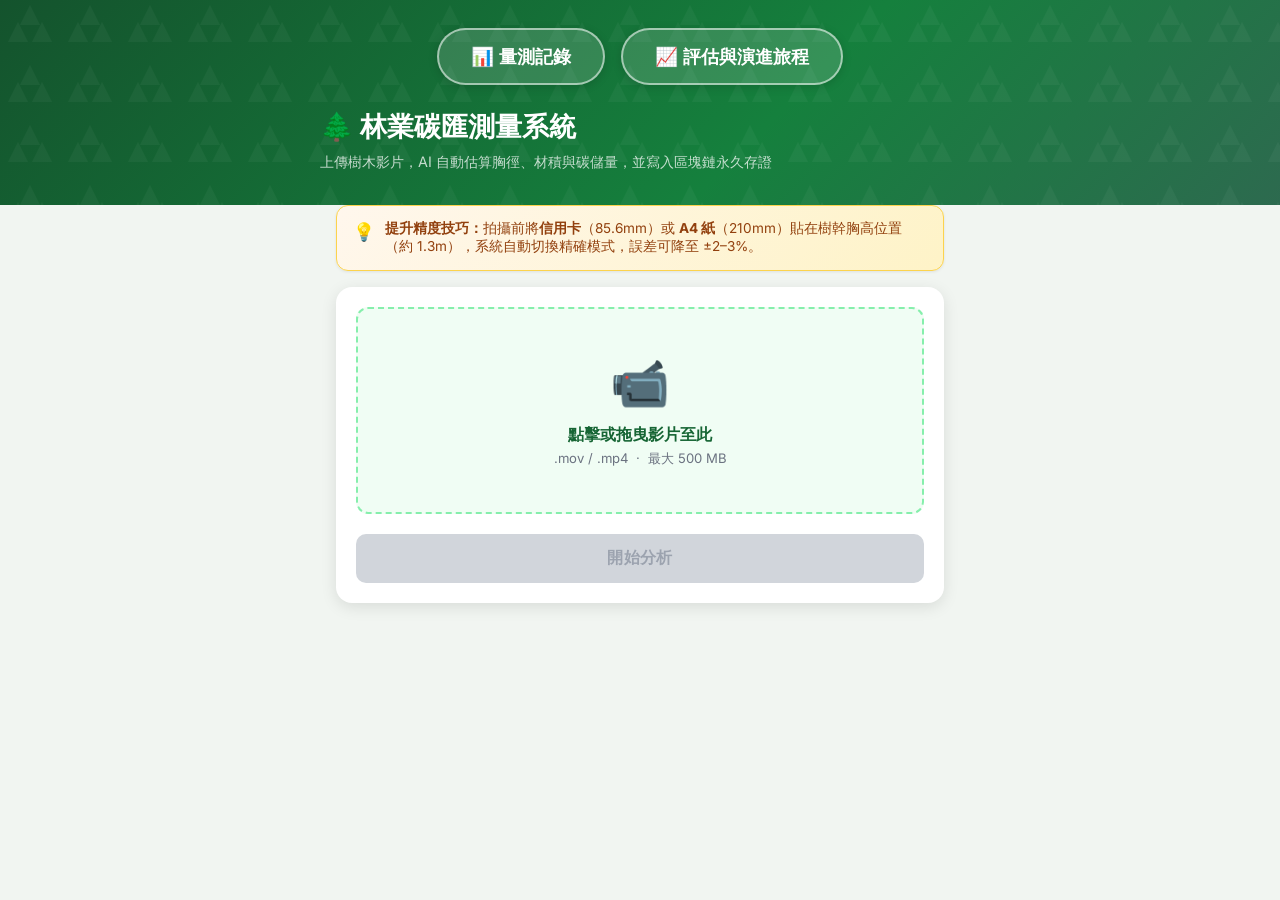
<file: openspec/changes/forest-carbon-measurement/vm_src/landing_index.html>
<!DOCTYPE html>
<html lang="zh-TW">
<head>
<meta charset="UTF-8">
<meta name="viewport" content="width=device-width, initial-scale=1.0">
<title>林業碳匯測量系統</title>
<link rel="preconnect" href="https://fonts.googleapis.com">
<link href="https://fonts.googleapis.com/css2?family=Inter:wght@400;500;600;700&display=swap" rel="stylesheet">
<style>
* { box-sizing: border-box; margin: 0; padding: 0; }

:root {
  --green-900: #14532d;
  --green-800: #166534;
  --green-700: #15803d;
  --green-600: #16a34a;
  --green-500: #22c55e;
  --green-100: #dcfce7;
  --green-50:  #f0fdf4;
  --bg:        #f1f5f1;
  --text:      #1a2e1a;
  --text-muted:#6b7280;
  --border:    #e5e7eb;
  --white:     #ffffff;
  --shadow-sm: 0 1px 3px rgba(0,0,0,0.08);
  --shadow-md: 0 4px 16px rgba(0,0,0,0.10);
  --shadow-lg: 0 8px 32px rgba(0,0,0,0.12);
}

body {
  font-family: 'Inter', system-ui, sans-serif;
  background: var(--bg);
  color: var(--text);
  min-height: 100vh;
}

/* ── Header ── */
.header {
  background: linear-gradient(135deg, var(--green-900) 0%, var(--green-700) 60%, #2d6a4f 100%);
  padding: 28px 24px 32px;
  position: relative;
  overflow: hidden;
}
.header::before {
  content: '';
  position: absolute; inset: 0;
  background: url("data:image/svg+xml,%3Csvg width='60' height='60' viewBox='0 0 60 60' xmlns='http://www.w3.org/2000/svg'%3E%3Cpath d='M30 5 L20 25 H40 Z M18 22 L8 42 H28 Z M42 22 L32 42 H52 Z' fill='white' fill-opacity='0.04'/%3E%3C/svg%3E") repeat;
  pointer-events: none;
}
.header-inner {
  max-width: 640px;
  margin: 0 auto;
  position: relative;
}
.header-nav {
  display: flex;
  gap: 16px;
  margin-bottom: 24px;
  justify-content: center;
  flex-wrap: wrap;
}
.header-nav a {
  font-size: 1.15rem;
  font-weight: 600;
  color: #fff;
  text-decoration: none;
  padding: 14px 32px;
  border-radius: 32px;
  border: 2px solid rgba(255,255,255,0.55);
  background: rgba(255,255,255,0.14);
  box-shadow: 0 2px 10px rgba(0,0,0,0.15);
  transition: all 0.2s;
}
.header-nav a:hover {
  background: rgba(255,255,255,0.30);
  color: white;
  transform: translateY(-2px);
}
.header h1 {
  font-size: 1.7rem;
  font-weight: 700;
  color: white;
  margin-bottom: 6px;
}
.header p {
  font-size: 0.9rem;
  color: rgba(255,255,255,0.75);
  line-height: 1.5;
}

/* ── Container ── */
.container {
  max-width: 640px;
  margin: -16px auto 0;
  padding: 0 16px 48px;
}

/* ── Tip banner ── */
.tip-banner {
  background: linear-gradient(135deg, #fff7ed, #fef3c7);
  border: 1px solid #fcd34d;
  border-radius: 12px;
  padding: 14px 16px;
  font-size: 0.85rem;
  color: #92400e;
  margin-bottom: 16px;
  margin-top: 16px;
  display: flex;
  gap: 10px;
  align-items: flex-start;
  box-shadow: var(--shadow-sm);
}
.tip-icon { font-size: 1.1rem; flex-shrink: 0; margin-top: 1px; }

/* ── Card ── */
.card {
  background: var(--white);
  border-radius: 16px;
  box-shadow: var(--shadow-md);
  margin-bottom: 16px;
  overflow: hidden;
}

/* ── Upload area ── */
.upload-area {
  border: 2.5px dashed #86efac;
  border-radius: 12px;
  margin: 20px;
  padding: 44px 20px;
  text-align: center;
  cursor: pointer;
  transition: all 0.25s;
  position: relative;
  background: linear-gradient(135deg, var(--green-50), #f0fdf4);
}
.upload-area:hover, .upload-area.drag {
  border-color: var(--green-600);
  background: linear-gradient(135deg, #dcfce7, #f0fdf4);
  transform: translateY(-1px);
  box-shadow: 0 4px 20px rgba(34,197,94,0.15);
}
.upload-area input { display: none; }
.upload-icon {
  font-size: 3rem;
  margin-bottom: 12px;
  display: block;
  animation: float 3s ease-in-out infinite;
}
@keyframes float {
  0%, 100% { transform: translateY(0); }
  50%       { transform: translateY(-6px); }
}
.upload-main {
  font-size: 1rem;
  font-weight: 600;
  color: var(--green-800);
  margin-bottom: 4px;
}
.upload-sub {
  font-size: 0.82rem;
  color: var(--text-muted);
}
.file-selected {
  display: none;
  align-items: center;
  gap: 10px;
  background: var(--green-100);
  border-radius: 8px;
  padding: 10px 14px;
  margin: 12px 20px 4px;
  font-size: 0.88rem;
  color: var(--green-800);
  font-weight: 500;
}
.file-selected.show { display: flex; }
.file-icon { font-size: 1.2rem; }

.upload-btn {
  display: block;
  background: linear-gradient(135deg, var(--green-700), var(--green-600));
  color: white;
  border: none;
  border-radius: 10px;
  padding: 14px 24px;
  font-size: 1rem;
  font-weight: 600;
  cursor: pointer;
  width: calc(100% - 40px);
  margin: 12px 20px 20px;
  transition: all 0.2s;
  box-shadow: 0 2px 8px rgba(22,163,74,0.3);
  letter-spacing: 0.02em;
}
.upload-btn:hover:not(:disabled) {
  transform: translateY(-1px);
  box-shadow: 0 4px 16px rgba(22,163,74,0.4);
}
.upload-btn:disabled {
  background: #d1d5db;
  color: #9ca3af;
  cursor: not-allowed;
  box-shadow: none;
  transform: none;
}

/* ── Progress ── */
.progress-header {
  padding: 20px 20px 0;
  display: flex;
  align-items: center;
  gap: 12px;
}
.progress-header .spin {
  width: 20px; height: 20px;
  border: 2.5px solid #d1fae5;
  border-top-color: var(--green-600);
  border-radius: 50%;
  animation: spin 0.8s linear infinite;
  flex-shrink: 0;
}
@keyframes spin { to { transform: rotate(360deg); } }
.progress-title {
  font-weight: 600;
  font-size: 1rem;
  color: var(--green-800);
}

.steps { padding: 16px 20px 20px; }
.step {
  display: flex;
  align-items: center;
  gap: 12px;
  padding: 10px 0;
  position: relative;
  font-size: 0.9rem;
  color: var(--text-muted);
  transition: color 0.3s;
}
.step::before {
  content: '';
  position: absolute;
  left: 14px;
  top: 36px;
  width: 2px;
  height: 16px;
  background: var(--border);
}
.step:last-child::before { display: none; }
.step-dot {
  width: 28px; height: 28px;
  border-radius: 50%;
  background: #f3f4f6;
  border: 2px solid var(--border);
  display: flex; align-items: center; justify-content: center;
  font-size: 0.75rem;
  flex-shrink: 0;
  transition: all 0.3s;
}
.step.done { color: var(--text); }
.step.done .step-dot {
  background: var(--green-100);
  border-color: var(--green-500);
  color: var(--green-700);
}
.step.active { color: var(--green-800); font-weight: 500; }
.step.active .step-dot {
  background: var(--green-700);
  border-color: var(--green-700);
  animation: pulse-dot 1.2s ease-in-out infinite;
}
@keyframes pulse-dot {
  0%, 100% { box-shadow: 0 0 0 0 rgba(22,163,74,0.4); }
  50%       { box-shadow: 0 0 0 6px rgba(22,163,74,0); }
}
.step-inner { display: flex; flex-direction: column; }
.step-label { line-height: 1.3; }
.step-sub { font-size: 0.75rem; color: #9ca3af; }

/* ── Result ── */
.result-header {
  background: linear-gradient(135deg, var(--green-900), var(--green-700));
  padding: 20px;
  display: flex;
  align-items: center;
  gap: 14px;
}
.result-check {
  width: 40px; height: 40px;
  background: rgba(255,255,255,0.15);
  border-radius: 50%;
  display: flex; align-items: center; justify-content: center;
  font-size: 1.4rem;
  animation: pop 0.4s cubic-bezier(0.34,1.56,0.64,1);
}
@keyframes pop {
  from { transform: scale(0); opacity: 0; }
  to   { transform: scale(1); opacity: 1; }
}
.result-title { color: white; font-weight: 700; font-size: 1.05rem; }
.result-sub   { color: rgba(255,255,255,0.7); font-size: 0.82rem; }

.metrics { padding: 4px 0; }
.metric {
  display: flex;
  align-items: center;
  justify-content: space-between;
  padding: 13px 20px;
  border-bottom: 1px solid #f3f4f6;
  transition: background 0.15s;
}
.metric:last-child { border-bottom: none; }
.metric:hover { background: var(--green-50); }
.metric-label { color: var(--text-muted); font-size: 0.88rem; }
.metric-value { font-weight: 600; font-size: 0.95rem; display: flex; align-items: center; gap: 6px; }

.metric-bar-wrap {
  display: flex;
  align-items: center;
  gap: 10px;
}
.bar-bg {
  width: 80px; height: 6px;
  background: #f3f4f6;
  border-radius: 3px;
  overflow: hidden;
}
.bar-fill {
  height: 100%;
  border-radius: 3px;
  background: linear-gradient(90deg, var(--green-600), var(--green-500));
  transition: width 1s cubic-bezier(0.4,0,0.2,1);
  width: 0;
}

.badge {
  display: inline-flex;
  align-items: center;
  gap: 4px;
  padding: 3px 10px;
  border-radius: 20px;
  font-size: 0.75rem;
  font-weight: 600;
}
.badge-high   { background: var(--green-100); color: var(--green-800); }
.badge-medium { background: #fef9c3; color: #854d0e; }
.badge-low    { background: #fee2e2; color: #991b1b; }
.badge-ref    { background: #dbeafe; color: #1e40af; }

.tx-hash {
  font-family: 'Courier New', monospace;
  font-size: 0.7rem;
  color: var(--text-muted);
  word-break: break-all;
  margin-top: 2px;
}

.reset-btn {
  display: block;
  background: #f3f4f6;
  color: var(--text);
  border: none;
  border-radius: 10px;
  padding: 13px 24px;
  font-size: 0.95rem;
  font-weight: 500;
  cursor: pointer;
  width: calc(100% - 40px);
  margin: 16px 20px 20px;
  transition: background 0.2s;
}
.reset-btn:hover { background: #e5e7eb; }

/* ── Ground truth ── */
.gt-card {
  border-top: 3px solid var(--green-500);
}
.gt-title {
  font-weight: 600;
  font-size: 1rem;
  margin-bottom: 6px;
  display: flex;
  align-items: center;
  gap: 8px;
}
.gt-desc {
  font-size: 0.83rem;
  color: var(--text-muted);
  margin-bottom: 14px;
  line-height: 1.5;
}
.gt-input-row {
  display: flex;
  gap: 8px;
}
.gt-input-row input {
  flex: 1;
  padding: 11px 14px;
  border: 1.5px solid var(--border);
  border-radius: 10px;
  font-size: 0.95rem;
  font-family: inherit;
  transition: border-color 0.2s;
}
.gt-input-row input:focus {
  outline: none;
  border-color: var(--green-600);
}
.gt-submit {
  background: var(--green-700);
  color: white;
  border: none;
  border-radius: 10px;
  padding: 11px 18px;
  cursor: pointer;
  font-size: 0.9rem;
  font-weight: 600;
  transition: background 0.2s;
  white-space: nowrap;
}
.gt-submit:hover { background: var(--green-800); }
.gt-msg { margin-top: 10px; font-size: 0.85rem; padding: 8px 12px; border-radius: 8px; }
.gt-msg.ok  { background: var(--green-100); color: var(--green-800); }
.gt-msg.err { background: #fee2e2; color: #991b1b; }

/* ── Error ── */
.error-card {
  display: flex;
  align-items: flex-start;
  gap: 12px;
  background: #fff1f2;
  border: 1px solid #fecdd3;
  border-radius: 12px;
  padding: 16px;
  font-size: 0.9rem;
  color: #9f1239;
}

/* ── Utility ── */
.hidden { display: none !important; }

.card-body-pad { padding: 20px; }
</style>
</head>
<body>

<!-- Header -->
<div class="header">
  <div class="header-inner">
    <div class="header-nav">
      <a href="dashboard02.html">📊 量測記錄</a>
      <a href="journey/index.rewritten.html">📈 評估與演進旅程</a>
    </div>
    <h1>🌲 林業碳匯測量系統</h1>
    <p>上傳樹木影片，AI 自動估算胸徑、材積與碳儲量，並寫入區塊鏈永久存證</p>
  </div>
</div>

<div class="container">

  <!-- Tip -->
  <div class="tip-banner">
    <span class="tip-icon">💡</span>
    <div>
      <strong>提升精度技巧：</strong>拍攝前將<strong>信用卡</strong>（85.6mm）或 <strong>A4 紙</strong>（210mm）貼在樹幹胸高位置（約 1.3m），系統自動切換精確模式，誤差可降至 ±2–3%。
    </div>
  </div>

  <!-- Upload card -->
  <div class="card" id="upload-card">
    <div class="upload-area" id="drop-zone">
      <span class="upload-icon">📹</span>
      <div class="upload-main">點擊或拖曳影片至此</div>
      <div class="upload-sub">.mov / .mp4 &nbsp;·&nbsp; 最大 500 MB</div>
      <input type="file" id="file-input" accept=".mov,.mp4">
    </div>
    <div class="file-selected" id="file-selected">
      <span class="file-icon">🎬</span>
      <span id="file-name"></span>
    </div>
    <button class="upload-btn" id="upload-btn" disabled>開始分析</button>
  </div>

  <!-- Progress card -->
  <div class="card hidden" id="progress-card">
    <div class="progress-header">
      <div class="spin"></div>
      <div class="progress-title">分析中，請稍候…</div>
    </div>
    <div class="steps">
      <div class="step" id="s-hashing">
        <div class="step-dot">🔑</div>
        <div class="step-inner">
          <span class="step-label">計算影片指紋（SHA-256）</span>
          <span class="step-sub">去重複偵測</span>
        </div>
      </div>
      <div class="step" id="s-metadata">
        <div class="step-dot">📷</div>
        <div class="step-inner">
          <span class="step-label">擷取相機元數據（EXIF）</span>
          <span class="step-sub">焦距、感光元件、GPS</span>
        </div>
      </div>
      <div class="step" id="s-frames">
        <div class="step-dot">🎞</div>
        <div class="step-inner">
          <span class="step-label">選取最清晰關鍵幀</span>
          <span class="step-sub">Laplacian 清晰度評分</span>
        </div>
      </div>
      <div class="step" id="s-species">
        <div class="step-dot">🌿</div>
        <div class="step-inner">
          <span class="step-label">辨識樹種</span>
          <span class="step-sub">Pl@ntNet + iNaturalist 雙驗證</span>
        </div>
      </div>
      <div class="step" id="s-ai_analysis">
        <div class="step-dot">🤖</div>
        <div class="step-inner">
          <span class="step-label">AI 視覺分析樹幹</span>
          <span class="step-sub">Gemini Flash 多幀推論</span>
        </div>
      </div>
      <div class="step" id="s-saving">
        <div class="step-dot">💾</div>
        <div class="step-inner">
          <span class="step-label">儲存測量結果</span>
          <span class="step-sub">SQLite + 修正因子套用</span>
        </div>
      </div>
      <div class="step" id="s-blockchain">
        <div class="step-dot">⛓</div>
        <div class="step-inner">
          <span class="step-label">寫入區塊鏈存證</span>
          <span class="step-sub">Hyperledger Besu</span>
        </div>
      </div>
    </div>
  </div>

  <!-- Result card -->
  <div class="card hidden" id="result-card">
    <div class="result-header">
      <div class="result-check">✅</div>
      <div>
        <div class="result-title">測量完成</div>
        <div class="result-sub" id="result-species-sub"></div>
      </div>
    </div>
    <div class="metrics" id="metrics"></div>
    <button class="reset-btn" onclick="reset()">↩ 分析另一支影片</button>
  </div>

  <!-- Ground truth card -->
  <div class="card gt-card hidden card-body-pad" id="ground-truth-section">
    <div class="gt-title">📏 回報實際捲尺測量值</div>
    <p class="gt-desc">若您有用捲尺量測胸徑（DBH），輸入後可幫助系統持續學習、提升預測精度。</p>
    <div class="gt-input-row">
      <input type="number" id="actual-dbh" placeholder="實測 DBH（cm）" step="0.1" min="1" max="500">
      <button class="gt-submit" onclick="submitGroundTruth()">回報</button>
    </div>
    <div id="ground-truth-msg"></div>
  </div>

  <!-- Error container -->
  <div id="error-container"></div>

</div>

<script>
const API_BASE = location.hostname.endsWith('github.io')
  ? 'https://forest-carbon.duckdns.org'
  : ''

let jobId = null, pollTimer = null, currentTreeId = null, selectedFile = null

const dropZone  = document.getElementById('drop-zone')
const fileInput = document.getElementById('file-input')
const uploadBtn = document.getElementById('upload-btn')
const fileSelectedEl = document.getElementById('file-selected')
const fileNameEl     = document.getElementById('file-name')

dropZone.addEventListener('click', () => fileInput.click())
dropZone.addEventListener('dragover', e => { e.preventDefault(); dropZone.classList.add('drag') })
dropZone.addEventListener('dragleave', () => dropZone.classList.remove('drag'))
dropZone.addEventListener('drop', e => {
  e.preventDefault(); dropZone.classList.remove('drag')
  const f = e.dataTransfer.files[0]
  if (f) selectFile(f)
})
fileInput.addEventListener('change', () => fileInput.files[0] && selectFile(fileInput.files[0]))

function selectFile(f) {
  selectedFile = f
  fileNameEl.textContent = f.name
  fileSelectedEl.classList.add('show')
  uploadBtn.disabled = false
}

uploadBtn.addEventListener('click', async () => {
  if (!selectedFile) return
  uploadBtn.disabled = true
  hide('upload-card')
  show('progress-card')

  const fd = new FormData()
  fd.append('video', selectedFile)

  try {
    const res = await fetch(`${API_BASE}/api/upload`, { method: 'POST', body: fd })
    const data = await res.json()
    if (!res.ok) return showError(data.error)
    jobId = data.jobId
    pollTimer = setInterval(poll, 2000)
  } catch (e) {
    showError('上傳失敗：' + e.message)
  }
})

async function poll() {
  try {
    const res  = await fetch(`${API_BASE}/api/status/${jobId}`)
    const data = await res.json()
    if (data.step) updateStep(data.step)
    if (data.status === 'done') {
      clearInterval(pollTimer)
      showResult(data.result)
    } else if (data.status === 'error') {
      clearInterval(pollTimer)
      showError(data.error)
    }
  } catch (e) { /* network hiccup, keep polling */ }
}

const STEPS = ['hashing','metadata','frames','species','ai_analysis','saving','blockchain']

function updateStep(step) {
  const idx = STEPS.indexOf(step)
  STEPS.forEach((s, i) => {
    const el = document.getElementById(`s-${s}`)
    if (!el) return
    el.classList.toggle('done',   i < idx)
    el.classList.toggle('active', i === idx)
    if (i < idx) el.querySelector('.step-dot').textContent = '✓'
  })
}

function showResult(r) {
  currentTreeId = r.treeId || null
  hide('progress-card')
  show('result-card')

  document.getElementById('result-species-sub').textContent =
    `${r.species || '未知樹種'} · ${new Date().toLocaleString('zh-TW')}`

  const conf      = (r.confidence || 'medium').toLowerCase()
  const badgeCls  = `badge-${conf}`
  const confText  = conf === 'high' ? 'HIGH 精度' : conf === 'medium' ? 'MEDIUM 精度' : 'LOW 精度'
  const refBadge  = r.referenceUsed
    ? `<span class="badge badge-ref">🎯 精確模式 (${r.referenceType})</span>`
    : ''

  const dbhPct    = Math.min(100, ((r.dbhCm || 0) / 120) * 100)
  const carbonPct = Math.min(100, ((r.carbonKg || 0) / 500) * 100)

  document.getElementById('metrics').innerHTML = `
    <div class="metric">
      <span class="metric-label">樹種</span>
      <span class="metric-value">${r.species || '未知'} <small style="color:#9ca3af;font-weight:400">(${r.speciesSource})</small></span>
    </div>
    <div class="metric">
      <span class="metric-label">胸徑 DBH</span>
      <span class="metric-value">
        <div class="metric-bar-wrap">
          <span>${r.dbhCm} cm</span>
          <div class="bar-bg"><div class="bar-fill" id="bar-dbh" style="width:0"></div></div>
        </div>
        ${refBadge}
      </span>
    </div>
    <div class="metric">
      <span class="metric-label">估算樹高</span>
      <span class="metric-value">${r.estimatedHeightM} m</span>
    </div>
    <div class="metric">
      <span class="metric-label">單株材積</span>
      <span class="metric-value">${r.volumeM3} m³</span>
    </div>
    <div class="metric">
      <span class="metric-label">碳儲量</span>
      <span class="metric-value">
        <div class="metric-bar-wrap">
          <span>${r.carbonKg} kg C</span>
          <div class="bar-bg"><div class="bar-fill" id="bar-carbon" style="width:0;background:linear-gradient(90deg,#2563eb,#60a5fa)"></div></div>
        </div>
      </span>
    </div>
    <div class="metric">
      <span class="metric-label">GPS 座標</span>
      <span class="metric-value">${r.gps || '—'}</span>
    </div>
    <div class="metric">
      <span class="metric-label">量測精度</span>
      <span class="metric-value"><span class="badge ${badgeCls}">${confText}</span></span>
    </div>
    <div class="metric">
      <span class="metric-label">幀品質</span>
      <span class="metric-value">${r.frameQuality}</span>
    </div>
    ${r.correctionApplied ? `
    <div class="metric">
      <span class="metric-label">修正因子</span>
      <span class="metric-value">✅ ×${r.appliedCorrectionFactor} <small style="color:#9ca3af;font-weight:400">(原始 ${r.originalDbhCm} cm)</small></span>
    </div>` : ''}
    ${r.txHash
      ? `<div class="metric"><span class="metric-label">區塊鏈存證</span><span class="metric-value" style="flex-direction:column;align-items:flex-end">✅ 已上鏈<div class="tx-hash">${r.txHash}</div></span></div>`
      : `<div class="metric"><span class="metric-label">區塊鏈</span><span class="metric-value" style="color:#9ca3af">⏳ 等待上鏈</span></div>`
    }
  `

  setTimeout(() => {
    const bdbh = document.getElementById('bar-dbh')
    const bcarbon = document.getElementById('bar-carbon')
    if (bdbh)    bdbh.style.width    = dbhPct + '%'
    if (bcarbon) bcarbon.style.width = carbonPct + '%'
  }, 100)

  show('ground-truth-section')
}

function showError(msg) {
  hide('progress-card')
  document.getElementById('error-container').innerHTML =
    `<div class="error-card">❌ <span>${msg}</span></div>`
  show('upload-card')
  uploadBtn.disabled = false
}

async function submitGroundTruth() {
  const actualDbhCm = parseFloat(document.getElementById('actual-dbh').value)
  if (!actualDbhCm || !currentTreeId) return
  const res = await fetch(`${API_BASE}/api/ground-truth`, {
    method: 'POST',
    headers: { 'Content-Type': 'application/json' },
    body: JSON.stringify({ treeId: currentTreeId, actualDbhCm })
  })
  const data = await res.json()
  const msg = document.getElementById('ground-truth-msg')
  if (res.ok) {
    msg.className = 'gt-msg ok'
    msg.textContent = `✅ 已記錄！修正因子：${data.correctionFactor}`
  } else {
    msg.className = 'gt-msg err'
    msg.textContent = `❌ ${data.error}`
  }
}

function reset() {
  hide('result-card'); hide('ground-truth-section')
  document.getElementById('error-container').innerHTML = ''
  show('upload-card')
  currentTreeId = null; selectedFile = null
  uploadBtn.disabled = true
  fileSelectedEl.classList.remove('show')
  fileInput.value = ''
}

function show(id) { document.getElementById(id).classList.remove('hidden') }
function hide(id) { document.getElementById(id).classList.add('hidden') }
</script>
</body>
</html>
</file>
